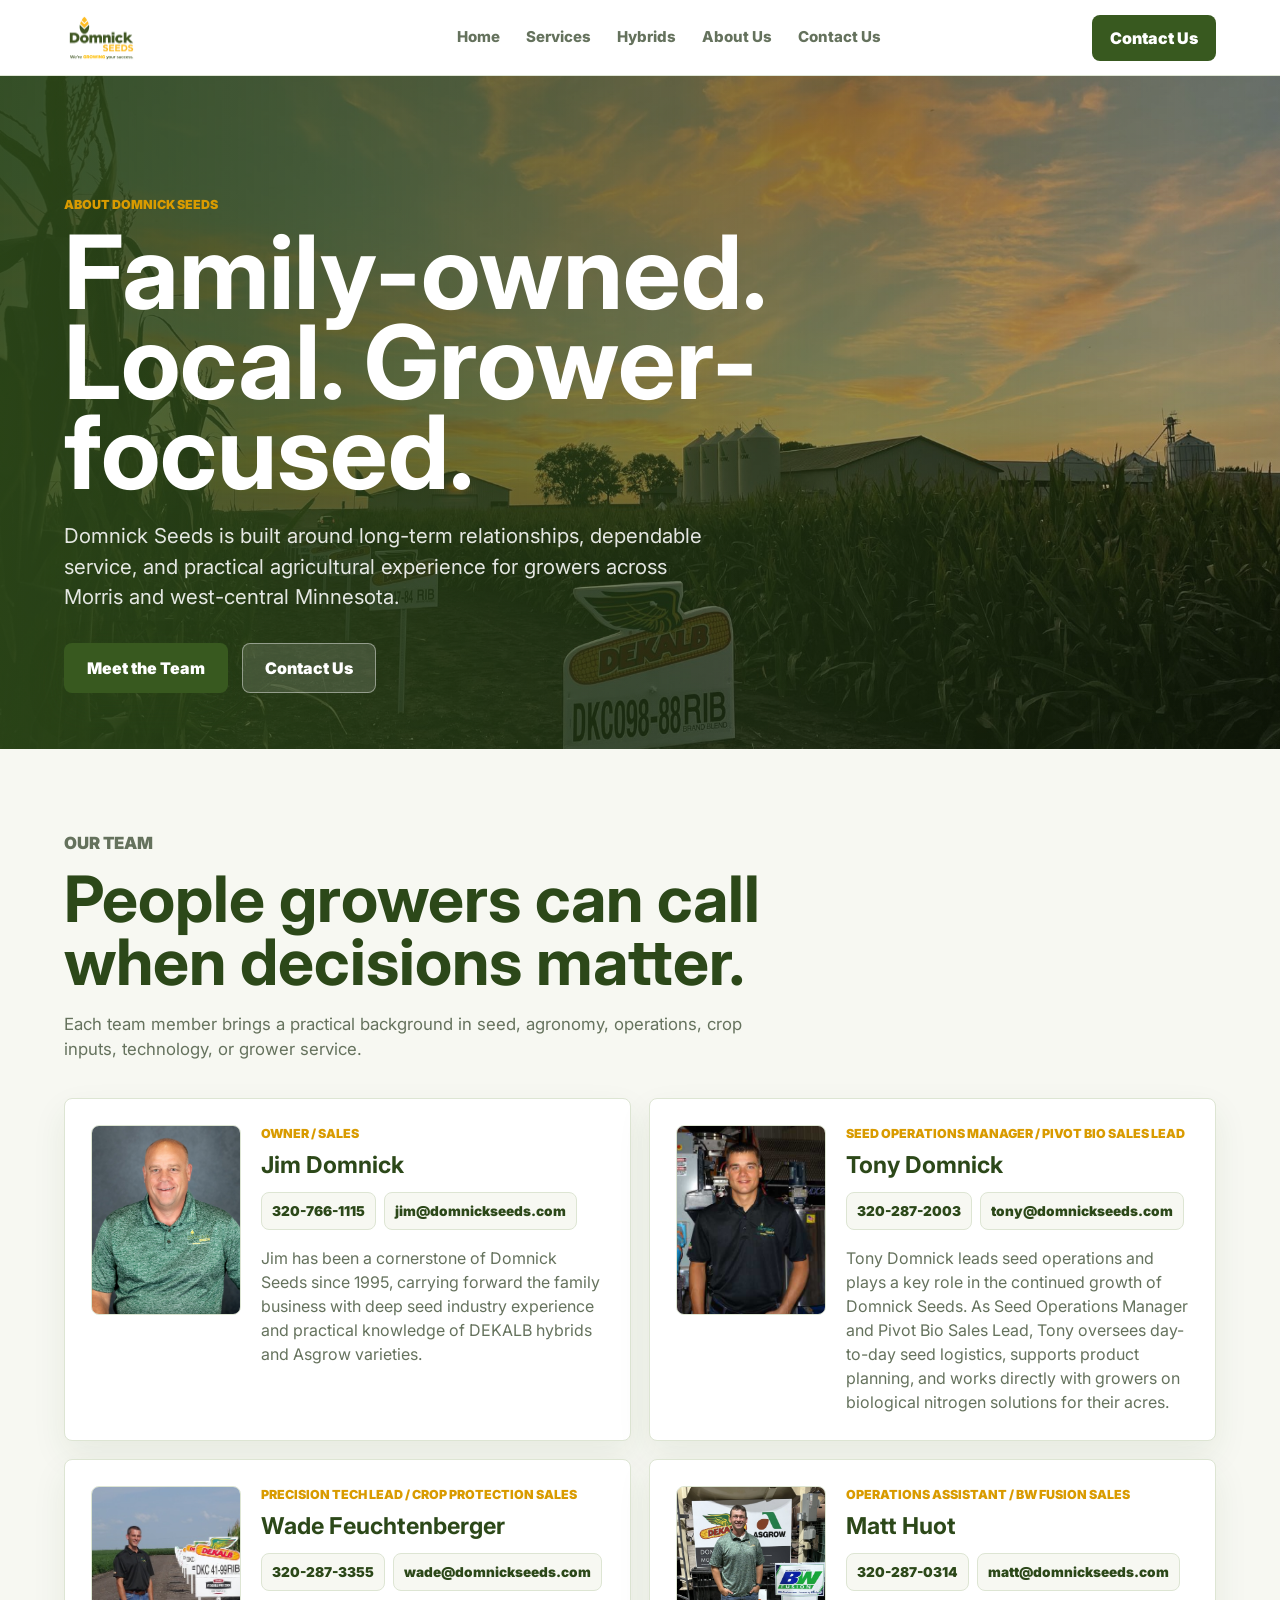
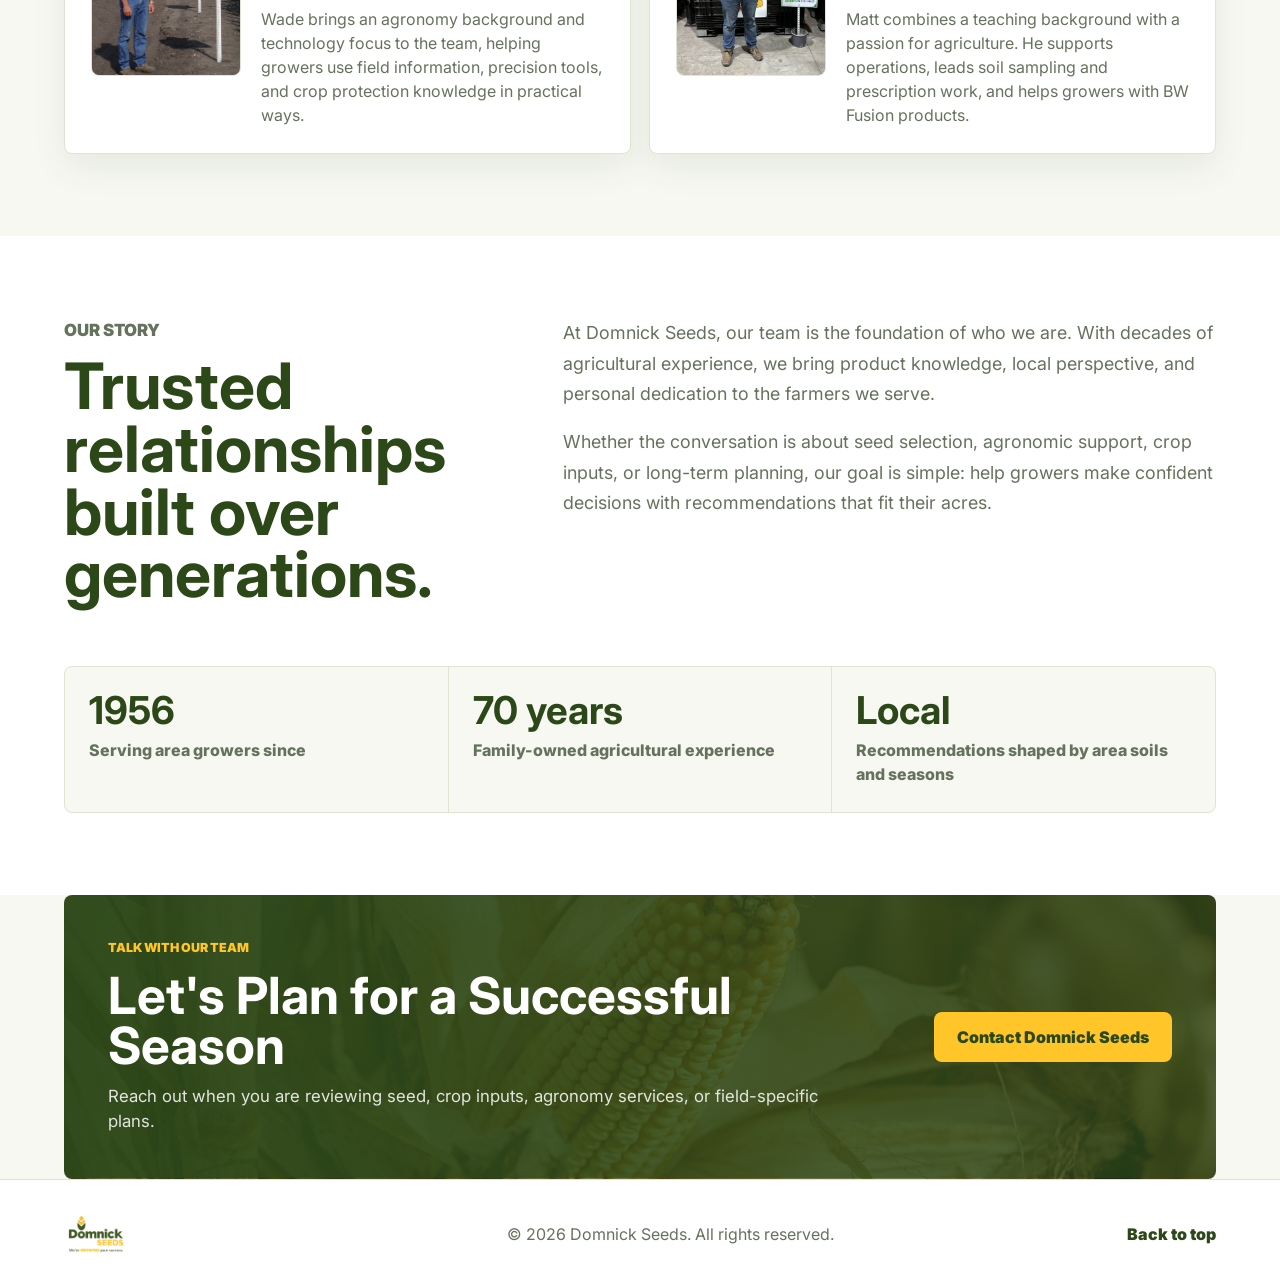
<file: about.html>
<!doctype html>
<html lang="en">
  <head>
    <meta charset="utf-8" />
    <meta name="viewport" content="width=device-width, initial-scale=1" />
    <title>About Domnick Seeds | Family-Owned Seed Dealer in Morris, MN</title>
    <meta
      name="description"
      content="Meet Domnick Seeds, a family-owned seed and agronomy business in Morris, MN serving west-central Minnesota growers with DEKALB corn, Asgrow soybeans, and crop input support."
    />
    <link rel="canonical" href="https://domnickseedsmn.com/about.html" />
    <meta property="og:title" content="About Domnick Seeds | Family-Owned Seed Dealer in Morris, MN" />
    <meta
      property="og:description"
      content="A family-owned agricultural business serving Morris and west-central Minnesota growers with seed, agronomy, crop inputs, and practical local support."
    />
    <meta property="og:url" content="https://domnickseedsmn.com/about.html" />
    <meta property="og:type" content="website" />
    <meta property="og:image" content="https://domnickseedsmn.com/assets/about-hero-sunset-plot.jpg" />
    <link rel="preconnect" href="https://fonts.googleapis.com" />
    <link rel="preconnect" href="https://fonts.gstatic.com" crossorigin />
    <link
      href="https://fonts.googleapis.com/css2?family=Inter:wght@400;500;600;700;800;900&display=swap"
      rel="stylesheet"
    />
    <link rel="icon" href="assets/domnick-seeds-logo.jpg" type="image/jpeg" />
    <link rel="apple-touch-icon" href="assets/domnick-seeds-logo.jpg" />
    <link rel="stylesheet" href="styles.css" />
  </head>
  <body>
    <header class="site-header">
      <a class="brand" href="index.html#home" aria-label="Domnick Seeds home">
        <img src="assets/domnick-seeds-logo.jpg" alt="Domnick Seeds" />
      </a>
      <nav class="nav-links" aria-label="Primary navigation">
        <a href="index.html#home">Home</a>
        <a href="products.html#services">Services</a>
        <a href="hybrids.html">Hybrids</a>
        <a href="about.html">About Us</a>
        <a href="index.html#contact">Contact Us</a>
      </nav>
      <a class="header-cta" href="index.html#contact">Contact Us</a>
      <button class="menu-button" type="button" aria-label="Open navigation" aria-expanded="false">
        <span></span>
        <span></span>
        <span></span>
      </button>
    </header>

    <main>
      <section class="page-hero about-hero">
        <div>
          <p class="eyebrow">About Domnick Seeds</p>
          <h1>Family-owned. Local. Grower-focused.</h1>
          <p>
            Domnick Seeds is built around long-term relationships, dependable
            service, and practical agricultural experience for growers across
            Morris and west-central Minnesota.
          </p>
          <div class="hero-actions">
            <a class="button primary" href="#team">Meet the Team</a>
            <a class="button secondary" href="index.html#contact">Contact Us</a>
          </div>
        </div>
      </section>

      <section class="section team-section" id="team">
        <div class="section-heading compact">
          <p class="eyebrow">Our team</p>
          <h2>People growers can call when decisions matter.</h2>
          <p>
            Each team member brings a practical background in seed, agronomy,
            operations, crop inputs, technology, or grower service.
          </p>
        </div>

        <div class="team-grid">
          <article class="team-card">
            <img
              class="team-photo"
              src="assets/team-jim-domnick.jpeg"
              alt="Jim Domnick headshot"
            />
            <div>
              <span>Owner / Sales</span>
              <h3>Jim Domnick</h3>
              <div class="team-links">
                <a href="tel:+13207661115">320-766-1115</a>
                <a href="mailto:jim@domnickseeds.com">jim@domnickseeds.com</a>
              </div>
              <p>
                Jim has been a cornerstone of Domnick Seeds since 1995, carrying
                forward the family business with deep seed industry experience
                and practical knowledge of DEKALB hybrids and Asgrow varieties.
              </p>
            </div>
          </article>

          <article class="team-card">
            <img
              class="team-photo"
              src="assets/team-tony-domnick.jpeg"
              alt="Tony Domnick in the Domnick Seeds shop"
            />
            <div>
              <span>Seed Operations Manager / Pivot Bio Sales Lead</span>
              <h3>Tony Domnick</h3>
              <div class="team-links">
                <a href="tel:+13202872003">320-287-2003</a>
                <a href="mailto:tony@domnickseeds.com">tony@domnickseeds.com</a>
              </div>
              <p>
                Tony Domnick leads seed operations and plays a key role in the
                continued growth of Domnick Seeds. As Seed Operations Manager
                and Pivot Bio Sales Lead, Tony oversees day-to-day seed
                logistics, supports product planning, and works directly with
                growers on biological nitrogen solutions for their acres.
              </p>
            </div>
          </article>

          <article class="team-card">
            <img
              class="team-photo team-photo-left"
              src="assets/team-wade-feuchtenberger.jpeg"
              alt="Wade Feuchtenberger standing beside DEKALB plot signs"
            />
            <div>
              <span>Precision Tech Lead / Crop Protection Sales</span>
              <h3>Wade Feuchtenberger</h3>
              <div class="team-links">
                <a href="tel:+13202873355">320-287-3355</a>
                <a href="mailto:wade@domnickseeds.com">wade@domnickseeds.com</a>
              </div>
              <p>
                Wade brings an agronomy background and technology focus to the
                team, helping growers use field information, precision tools,
                and crop protection knowledge in practical ways.
              </p>
            </div>
          </article>

          <article class="team-card">
            <img
              class="team-photo team-photo-top"
              src="assets/team-matt-huot.jpg"
              alt="Matt Huot inside the Domnick Seeds shop"
            />
            <div>
              <span>Operations Assistant / BW Fusion Sales</span>
              <h3>Matt Huot</h3>
              <div class="team-links">
                <a href="tel:+13202870314">320-287-0314</a>
                <a href="mailto:matt@domnickseeds.com">matt@domnickseeds.com</a>
              </div>
              <p>
                Matt combines a teaching background with a passion for
                agriculture. He supports operations, leads soil sampling and
                prescription work, and helps growers with BW Fusion products.
              </p>
            </div>
          </article>
        </div>
      </section>

      <section class="section about-story">
        <div class="section-heading compact">
          <p class="eyebrow">Our story</p>
          <h2>Trusted relationships built over generations.</h2>
        </div>
        <div class="about-story-copy">
          <p>
            At Domnick Seeds, our team is the foundation of who we are. With
            decades of agricultural experience, we bring product knowledge,
            local perspective, and personal dedication to the farmers we serve.
          </p>
          <p>
            Whether the conversation is about seed selection, agronomic support,
            crop inputs, or long-term planning, our goal is simple: help growers
            make confident decisions with recommendations that fit their acres.
          </p>
        </div>
        <div class="about-stat-row" aria-label="Domnick Seeds highlights">
          <div>
            <strong>1956</strong>
            <span>Serving area growers since</span>
          </div>
          <div>
            <strong>70 years</strong>
            <span>Family-owned agricultural experience</span>
          </div>
          <div>
            <strong>Local</strong>
            <span>Recommendations shaped by area soils and seasons</span>
          </div>
        </div>
      </section>

      <section class="season-band">
        <div>
          <p class="eyebrow">Talk with our team</p>
          <h2>Let's Plan for a Successful Season</h2>
          <p>
            Reach out when you are reviewing seed, crop inputs, agronomy
            services, or field-specific plans.
          </p>
        </div>
        <a class="button light" href="index.html#contact">Contact Domnick Seeds</a>
      </section>
    </main>

    <footer class="site-footer">
      <img src="assets/domnick-seeds-logo.jpg" alt="Domnick Seeds" />
      <span>&copy; <span id="year"></span> Domnick Seeds. All rights reserved.</span>
      <a href="#">Back to top</a>
    </footer>

    <script src="script.js"></script>
  </body>
</html>
</file>
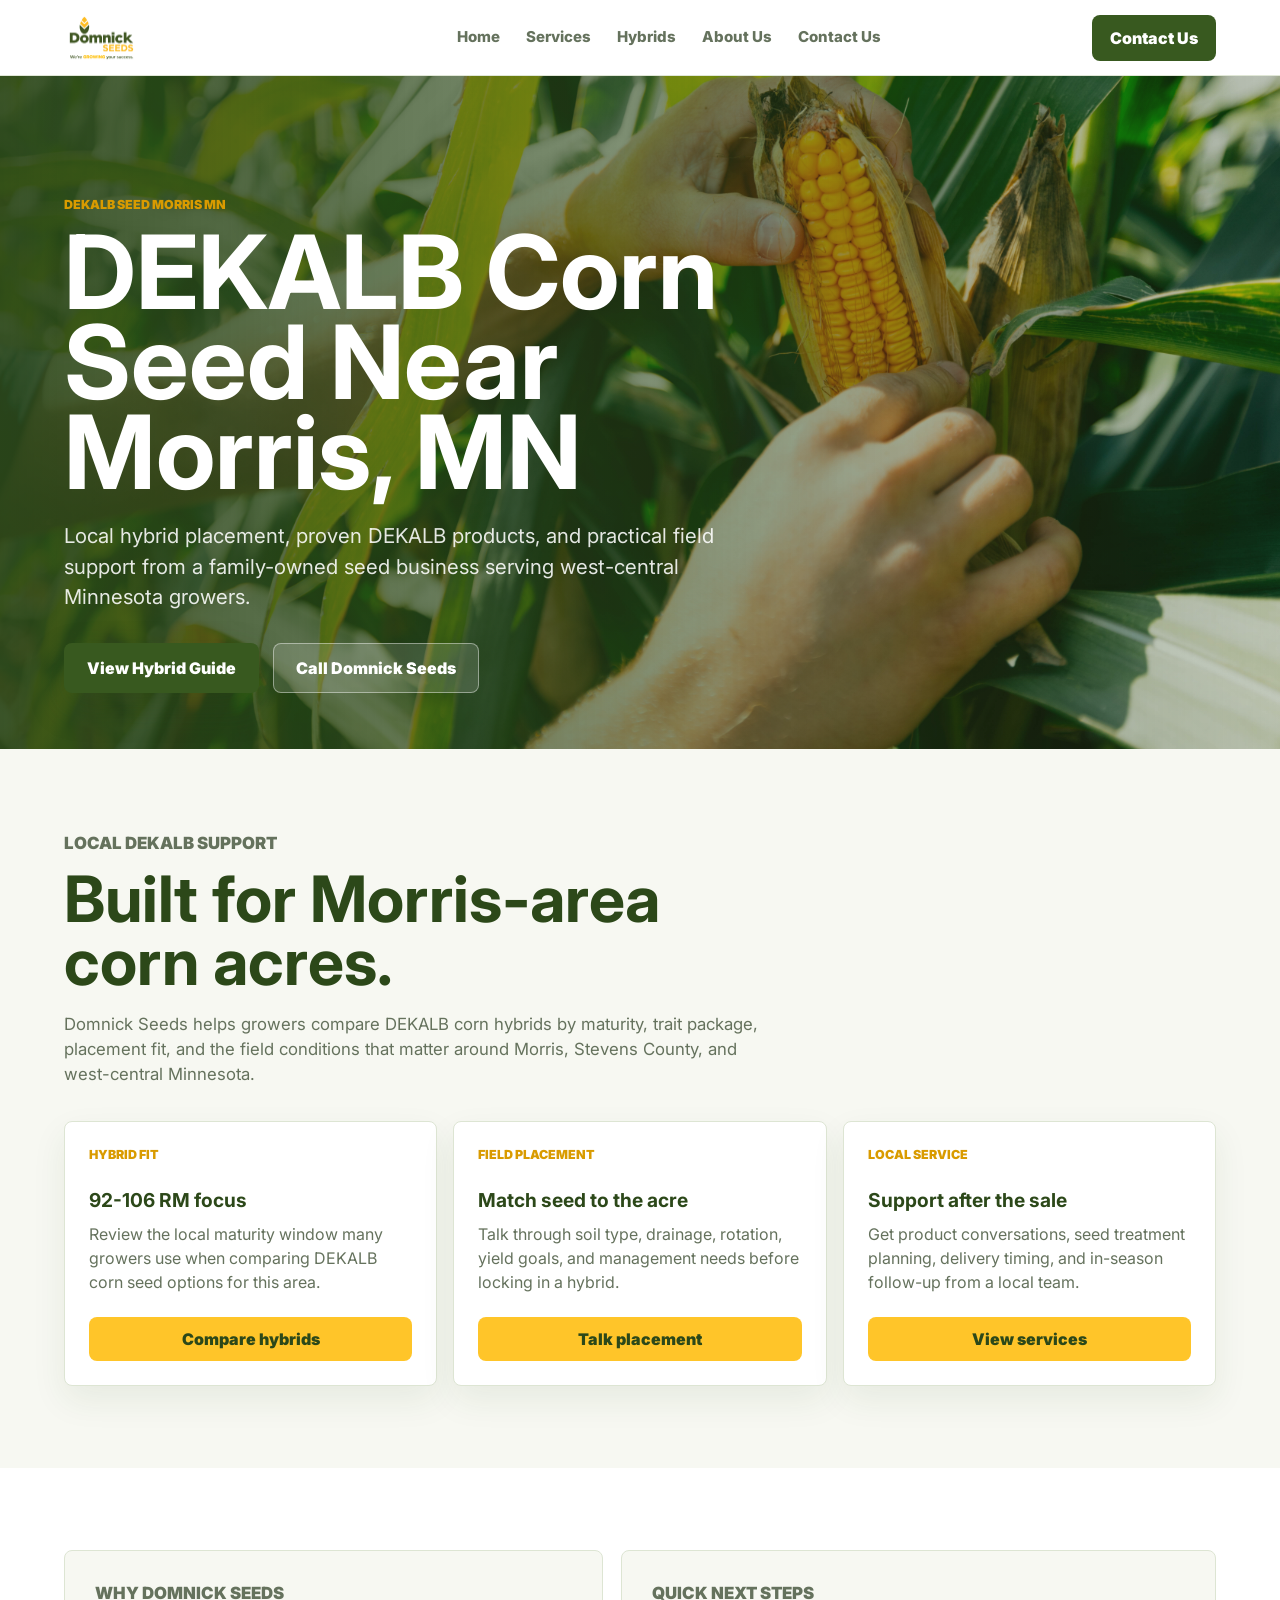
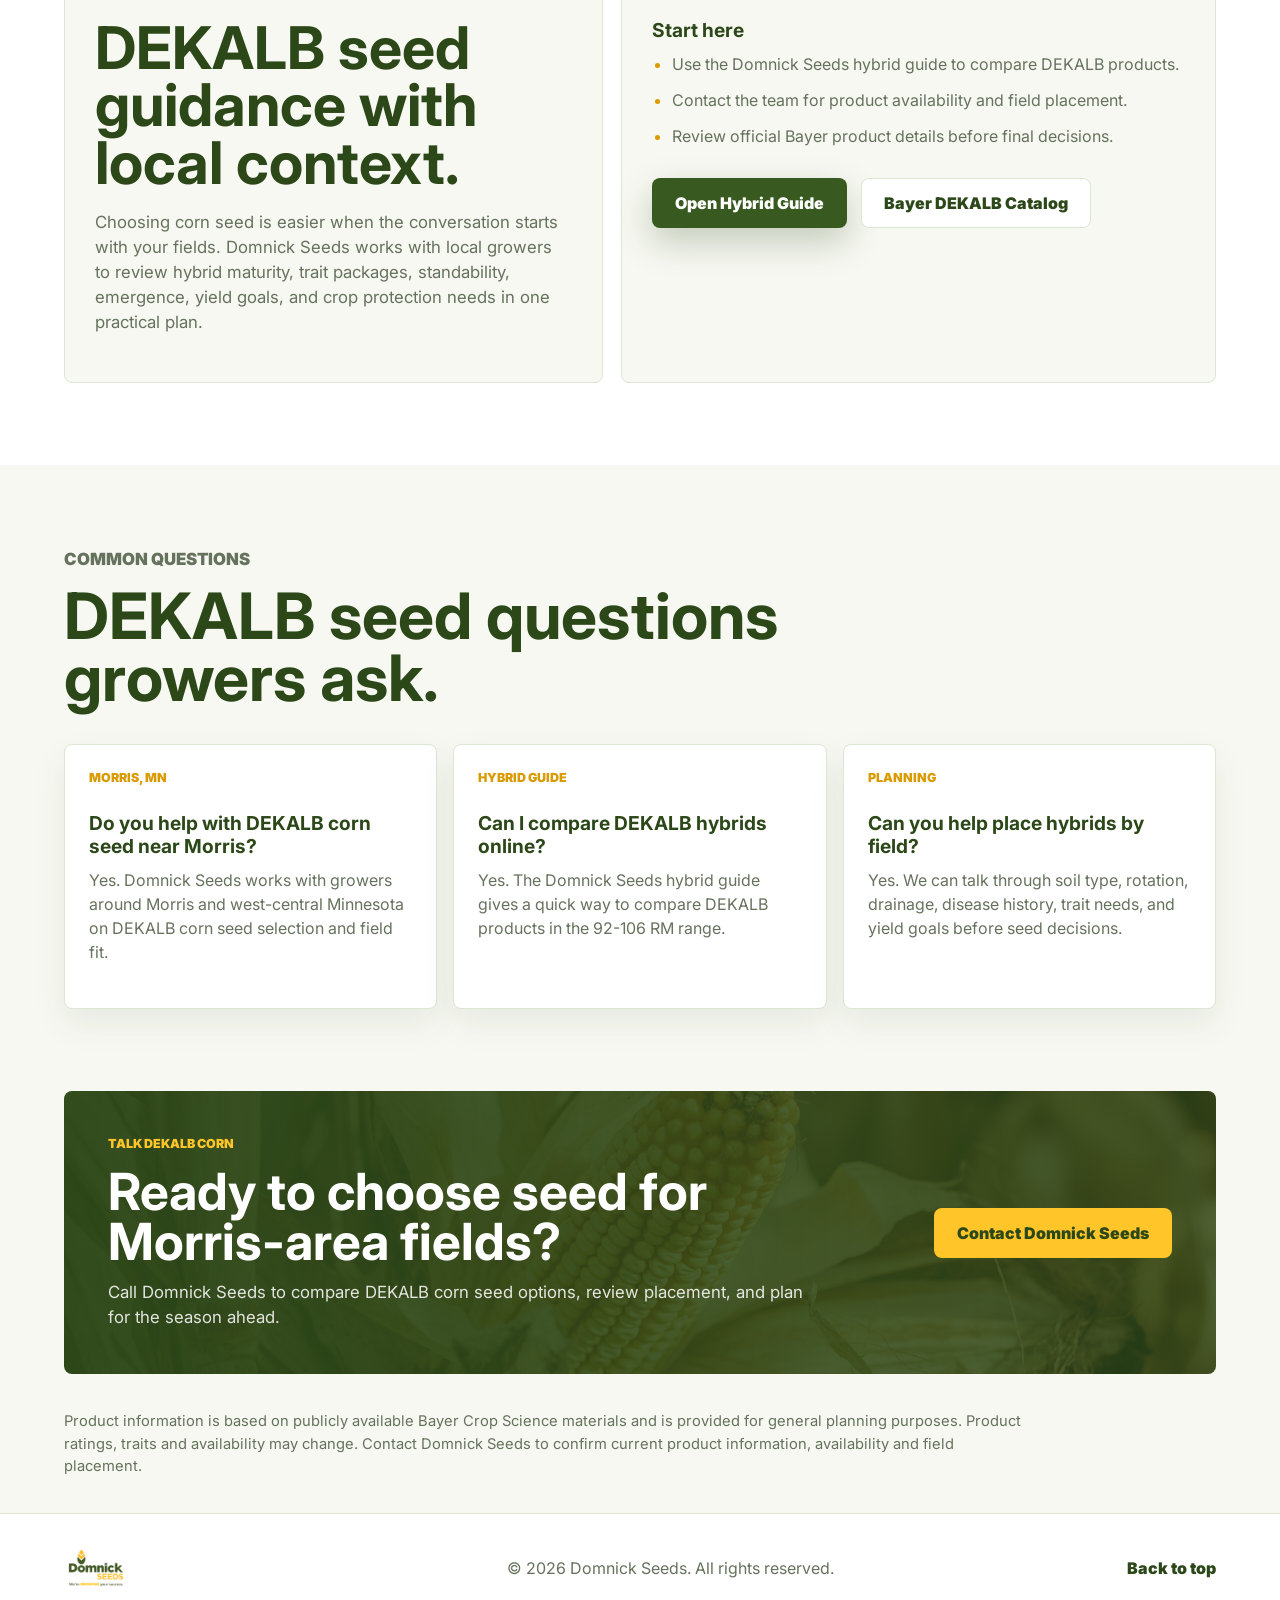
<file: dekalb-seed-morris-mn.html>
<!doctype html>
<html lang="en">
  <head>
    <meta charset="utf-8" />
    <meta name="viewport" content="width=device-width, initial-scale=1" />
    <title>DEKALB Seed Morris MN | Corn Hybrids & Local Placement | Domnick Seeds</title>
    <meta
      name="description"
      content="Looking for DEKALB seed near Morris, MN? Domnick Seeds helps west-central Minnesota growers compare DEKALB corn hybrids, trait packages, and field placement."
    />
    <link rel="canonical" href="https://domnickseedsmn.com/dekalb-seed-morris-mn.html" />
    <meta property="og:title" content="DEKALB Seed Morris MN | Domnick Seeds" />
    <meta
      property="og:description"
      content="Local DEKALB corn seed support, hybrid placement, and 92-106 RM product guidance for growers around Morris and west-central Minnesota."
    />
    <meta property="og:url" content="https://domnickseedsmn.com/dekalb-seed-morris-mn.html" />
    <meta property="og:type" content="website" />
    <meta property="og:image" content="https://domnickseedsmn.com/assets/corn-field-check.jpg" />
    <script type="application/ld+json">
      {
        "@context": "https://schema.org",
        "@type": "LocalBusiness",
        "name": "Domnick Seeds",
        "url": "https://domnickseedsmn.com/dekalb-seed-morris-mn.html",
        "telephone": "+1-320-589-4021",
        "email": "jim@domnickseeds.com",
        "address": {
          "@type": "PostalAddress",
          "streetAddress": "26312 500th Ave",
          "addressLocality": "Morris",
          "addressRegion": "MN",
          "postalCode": "56267",
          "addressCountry": "US"
        },
        "areaServed": [
          "Morris MN",
          "Stevens County MN",
          "West-central Minnesota"
        ],
        "description": "Family-owned seed and agronomy business helping local growers with DEKALB corn seed, hybrid placement, crop inputs, and field support."
      }
    </script>
    <link rel="preconnect" href="https://fonts.googleapis.com" />
    <link rel="preconnect" href="https://fonts.gstatic.com" crossorigin />
    <link
      href="https://fonts.googleapis.com/css2?family=Inter:wght@400;500;600;700;800;900&display=swap"
      rel="stylesheet"
    />
    <link rel="icon" href="assets/domnick-seeds-logo.jpg" type="image/jpeg" />
    <link rel="apple-touch-icon" href="assets/domnick-seeds-logo.jpg" />
    <link rel="stylesheet" href="styles.css" />
  </head>
  <body>
    <header class="site-header">
      <a class="brand" href="index.html#home" aria-label="Domnick Seeds home">
        <img src="assets/domnick-seeds-logo.jpg" alt="Domnick Seeds" />
      </a>
      <nav class="nav-links" aria-label="Primary navigation">
        <a href="index.html#home">Home</a>
        <a href="products.html#services">Services</a>
        <a href="hybrids.html">Hybrids</a>
        <a href="about.html">About Us</a>
        <a href="index.html#contact">Contact Us</a>
      </nav>
      <a class="header-cta" href="index.html#contact">Contact Us</a>
      <button class="menu-button" type="button" aria-label="Open navigation" aria-expanded="false">
        <span></span>
        <span></span>
        <span></span>
      </button>
    </header>

    <main>
      <section class="page-hero dekalb-local-hero">
        <div>
          <p class="eyebrow">DEKALB seed Morris MN</p>
          <h1>DEKALB Corn Seed Near Morris, MN</h1>
          <p>
            Local hybrid placement, proven DEKALB products, and practical field
            support from a family-owned seed business serving west-central
            Minnesota growers.
          </p>
          <div class="hero-actions">
            <a class="button primary" href="hybrids.html#dekalb-guide">View Hybrid Guide</a>
            <a class="button secondary" href="tel:+13205894021">Call Domnick Seeds</a>
          </div>
        </div>
      </section>

      <section class="section">
        <div class="section-heading compact">
          <p class="eyebrow">Local DEKALB support</p>
          <h2>Built for Morris-area corn acres.</h2>
          <p>
            Domnick Seeds helps growers compare DEKALB corn hybrids by maturity,
            trait package, placement fit, and the field conditions that matter
            around Morris, Stevens County, and west-central Minnesota.
          </p>
        </div>

        <div class="advice-grid">
          <article>
            <span>Hybrid fit</span>
            <h3>92-106 RM focus</h3>
            <p>
              Review the local maturity window many growers use when comparing
              DEKALB corn seed options for this area.
            </p>
            <a href="hybrids.html#dekalb-guide">Compare hybrids</a>
          </article>
          <article>
            <span>Field placement</span>
            <h3>Match seed to the acre</h3>
            <p>
              Talk through soil type, drainage, rotation, yield goals, and
              management needs before locking in a hybrid.
            </p>
            <a href="index.html#contact">Talk placement</a>
          </article>
          <article>
            <span>Local service</span>
            <h3>Support after the sale</h3>
            <p>
              Get product conversations, seed treatment planning, delivery
              timing, and in-season follow-up from a local team.
            </p>
            <a href="products.html#services">View services</a>
          </article>
        </div>
      </section>

      <section class="section seo-copy-grid">
        <div class="seo-card">
          <p class="eyebrow">Why Domnick Seeds</p>
          <h2>DEKALB seed guidance with local context.</h2>
          <p>
            Choosing corn seed is easier when the conversation starts with your
            fields. Domnick Seeds works with local growers to review hybrid
            maturity, trait packages, standability, emergence, yield goals, and
            crop protection needs in one practical plan.
          </p>
        </div>
        <div class="seo-card">
          <p class="eyebrow">Quick next steps</p>
          <h3>Start here</h3>
          <ul class="check-list">
            <li>Use the Domnick Seeds hybrid guide to compare DEKALB products.</li>
            <li>Contact the team for product availability and field placement.</li>
            <li>Review official Bayer product details before final decisions.</li>
          </ul>
          <div class="hero-actions">
            <a class="button primary" href="hybrids.html#dekalb-guide">Open Hybrid Guide</a>
            <a
              class="button secondary"
              href="https://www.cropscience.bayer.us/corn/dekalb/seed-catalog"
              target="_blank"
              rel="noreferrer"
            >
              Bayer DEKALB Catalog
            </a>
          </div>
        </div>
      </section>

      <section class="section">
        <div class="section-heading compact">
          <p class="eyebrow">Common questions</p>
          <h2>DEKALB seed questions growers ask.</h2>
        </div>
        <div class="advice-grid">
          <article>
            <span>Morris, MN</span>
            <h3>Do you help with DEKALB corn seed near Morris?</h3>
            <p>
              Yes. Domnick Seeds works with growers around Morris and
              west-central Minnesota on DEKALB corn seed selection and field fit.
            </p>
          </article>
          <article>
            <span>Hybrid guide</span>
            <h3>Can I compare DEKALB hybrids online?</h3>
            <p>
              Yes. The Domnick Seeds hybrid guide gives a quick way to compare
              DEKALB products in the 92-106 RM range.
            </p>
          </article>
          <article>
            <span>Planning</span>
            <h3>Can you help place hybrids by field?</h3>
            <p>
              Yes. We can talk through soil type, rotation, drainage, disease
              history, trait needs, and yield goals before seed decisions.
            </p>
          </article>
        </div>
      </section>

      <section class="season-band">
        <div>
          <p class="eyebrow">Talk DEKALB corn</p>
          <h2>Ready to choose seed for Morris-area fields?</h2>
          <p>
            Call Domnick Seeds to compare DEKALB corn seed options, review
            placement, and plan for the season ahead.
          </p>
        </div>
        <a class="button light" href="index.html#contact">Contact Domnick Seeds</a>
      </section>

      <section class="section local-disclaimer">
        <p>
          Product information is based on publicly available Bayer Crop Science
          materials and is provided for general planning purposes. Product
          ratings, traits and availability may change. Contact Domnick Seeds to
          confirm current product information, availability and field placement.
        </p>
      </section>
    </main>

    <footer class="site-footer">
      <img src="assets/domnick-seeds-logo.jpg" alt="Domnick Seeds" />
      <span>&copy; <span id="year"></span> Domnick Seeds. All rights reserved.</span>
      <a href="#">Back to top</a>
    </footer>

    <script src="script.js"></script>
  </body>
</html>
</file>
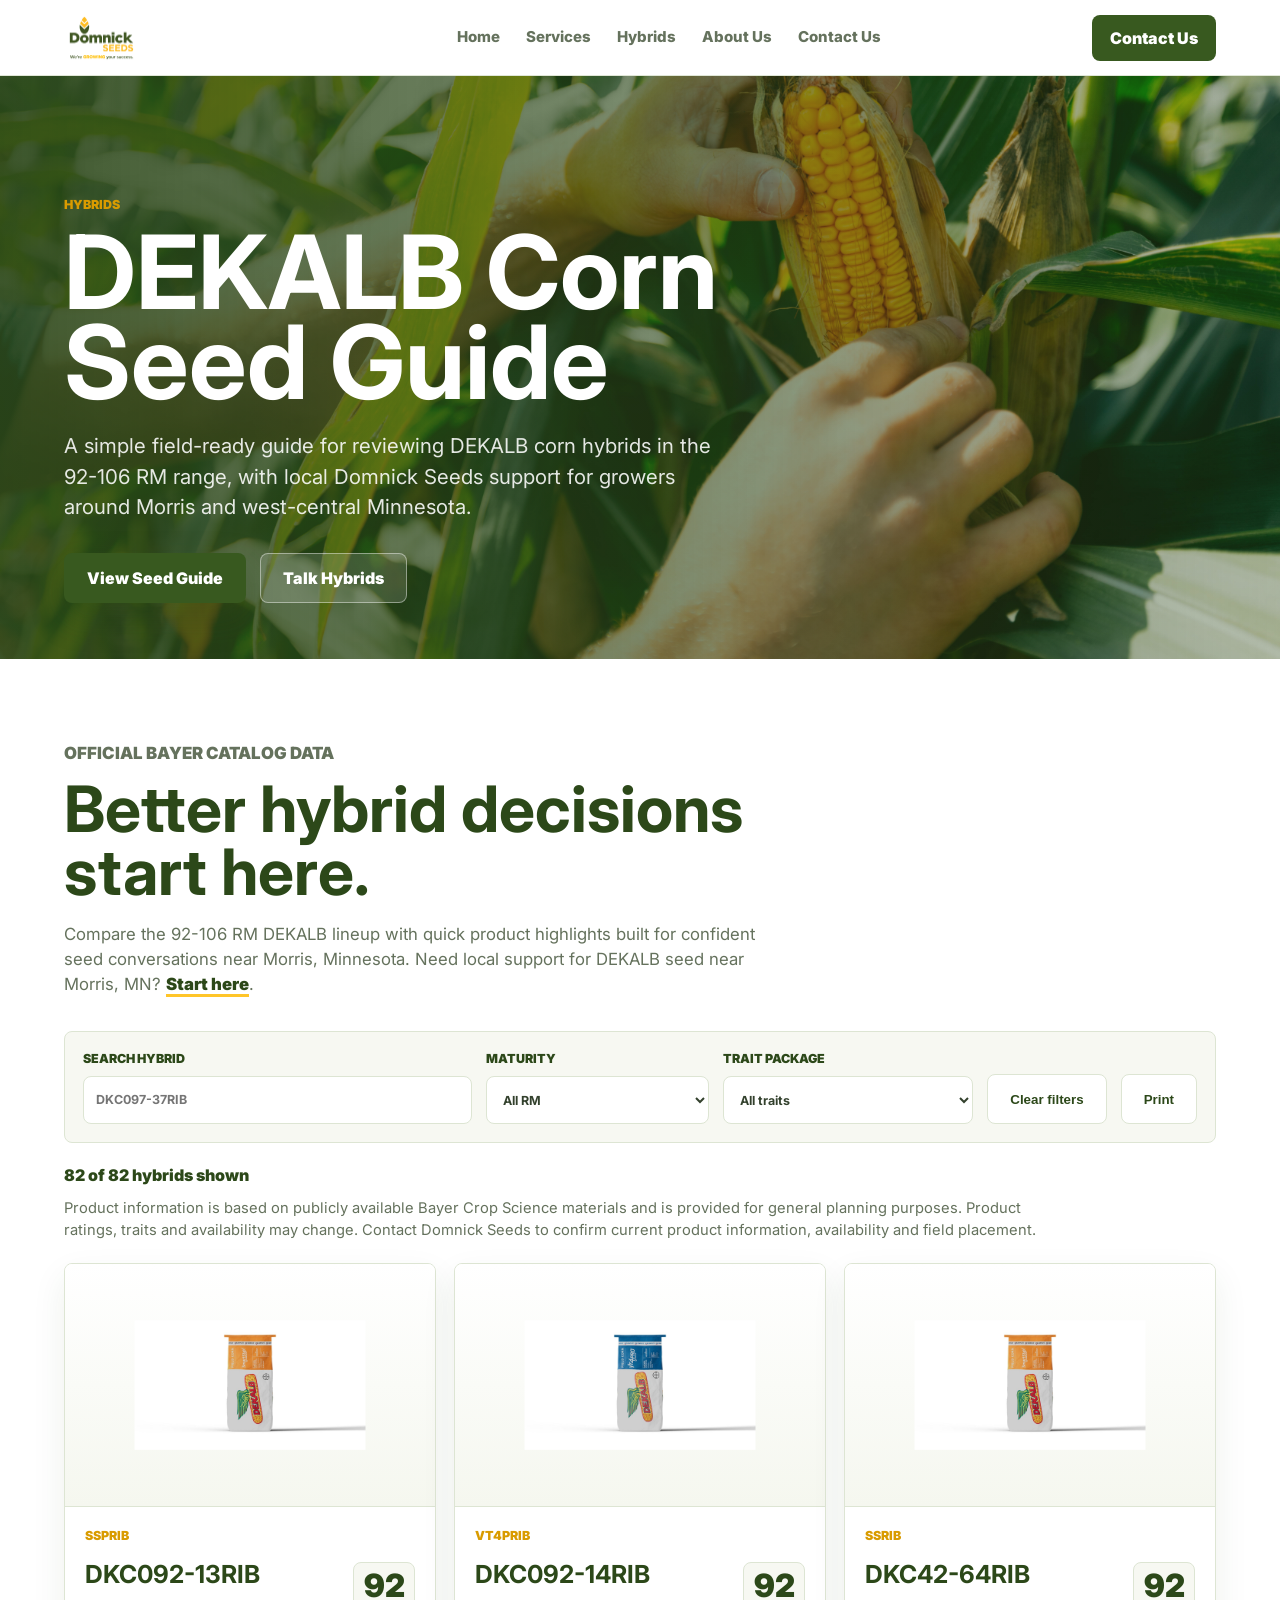
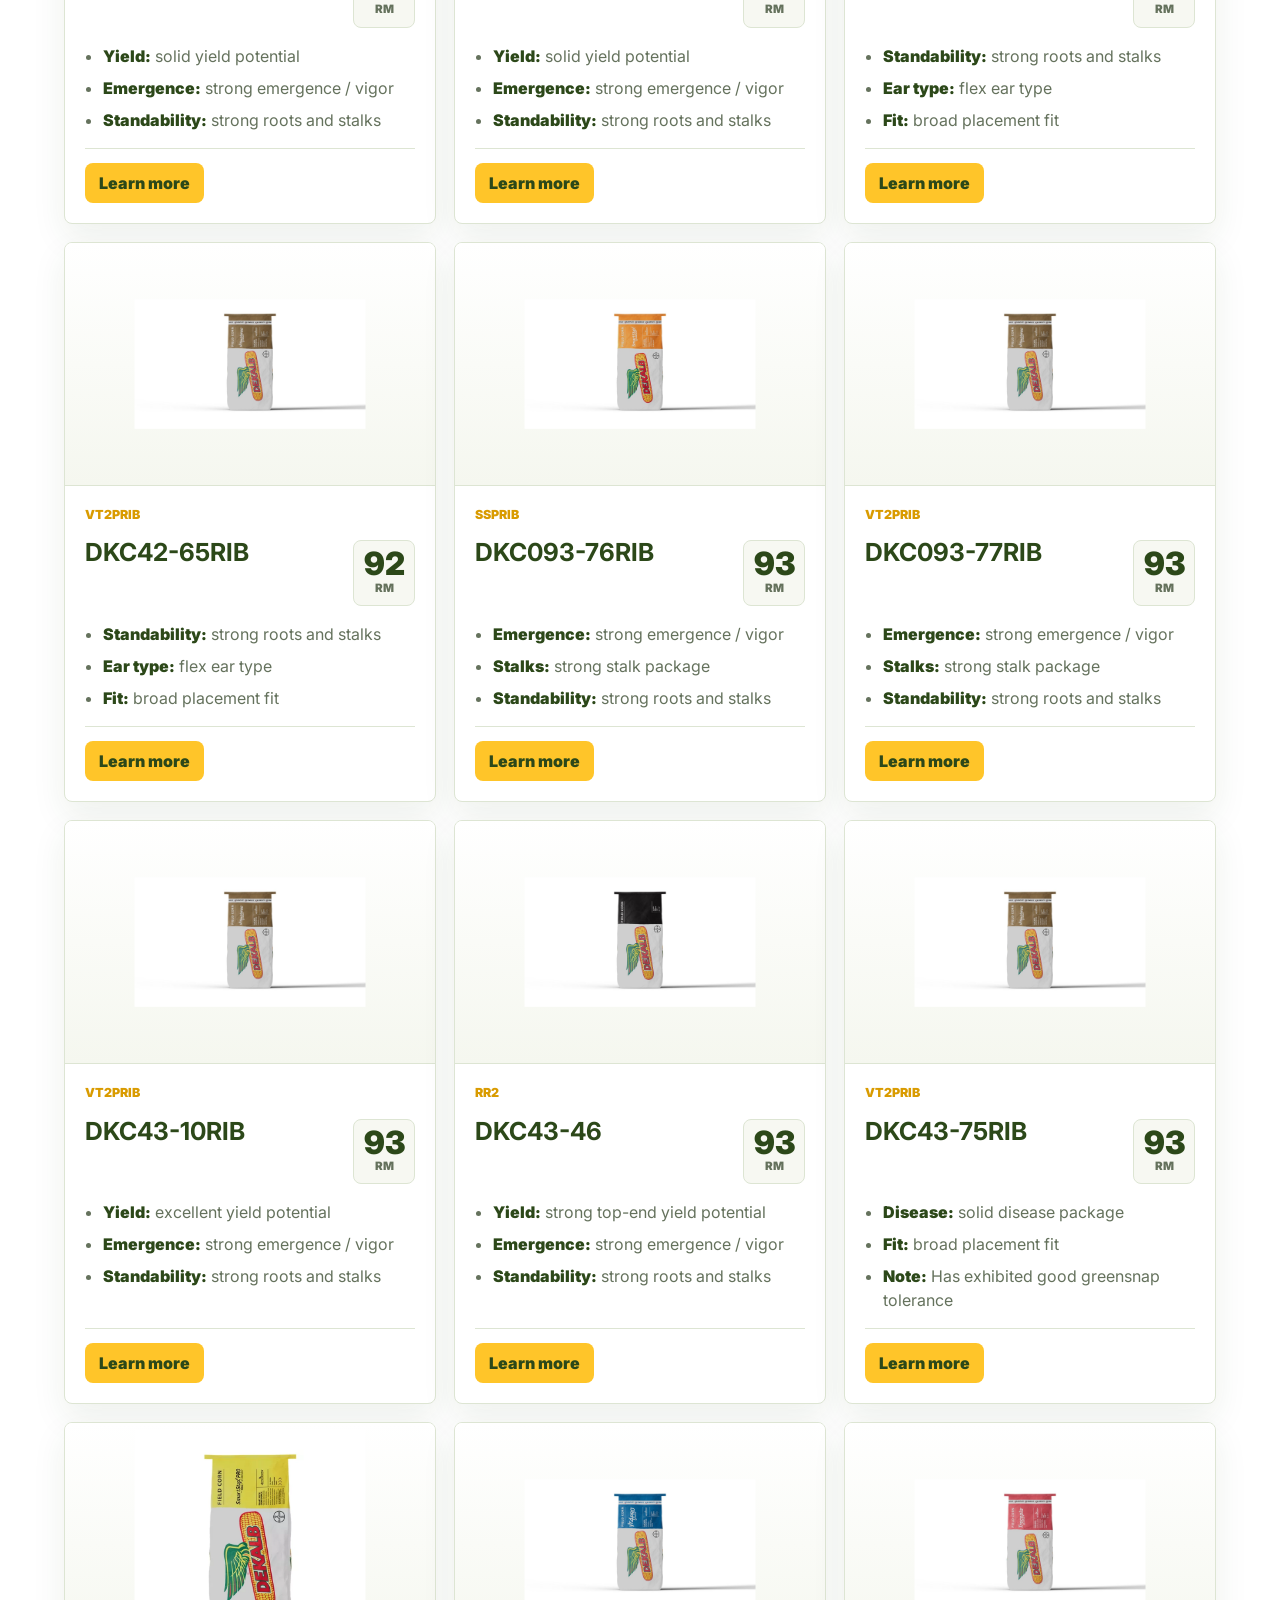
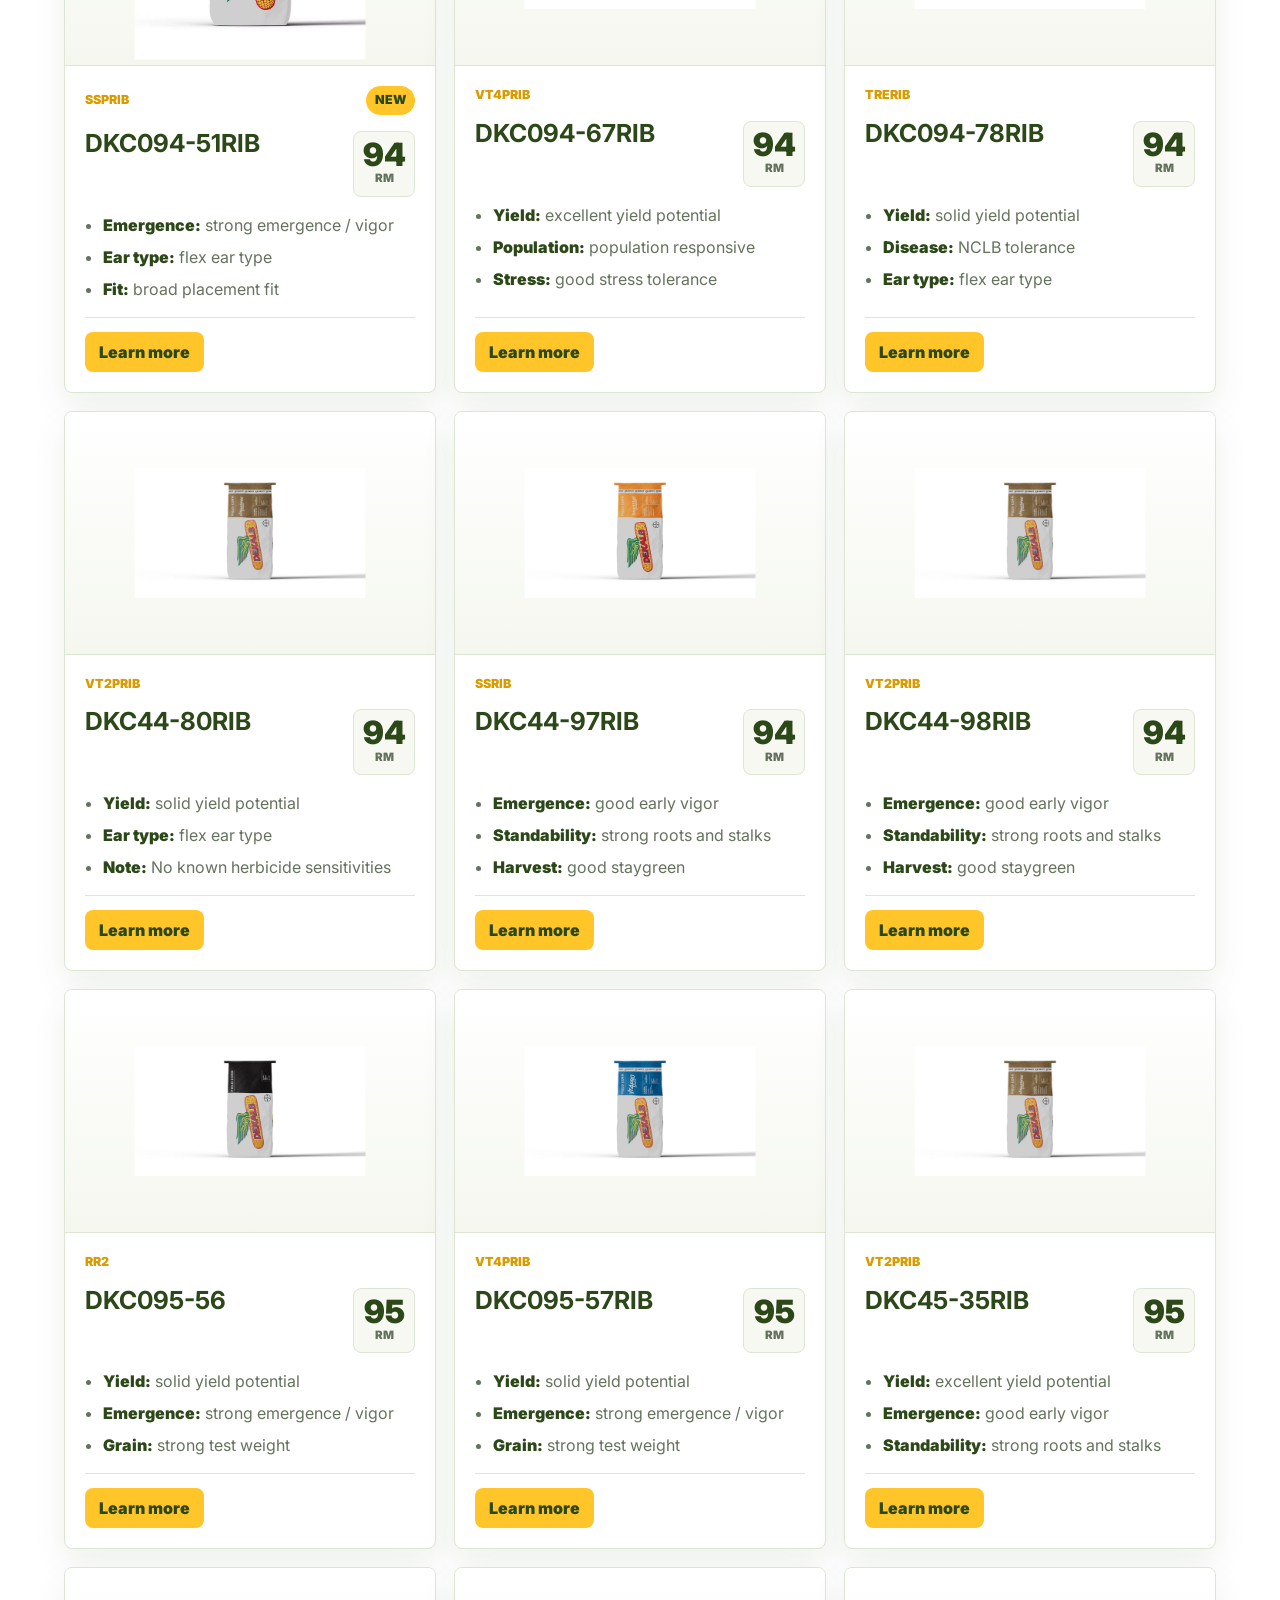
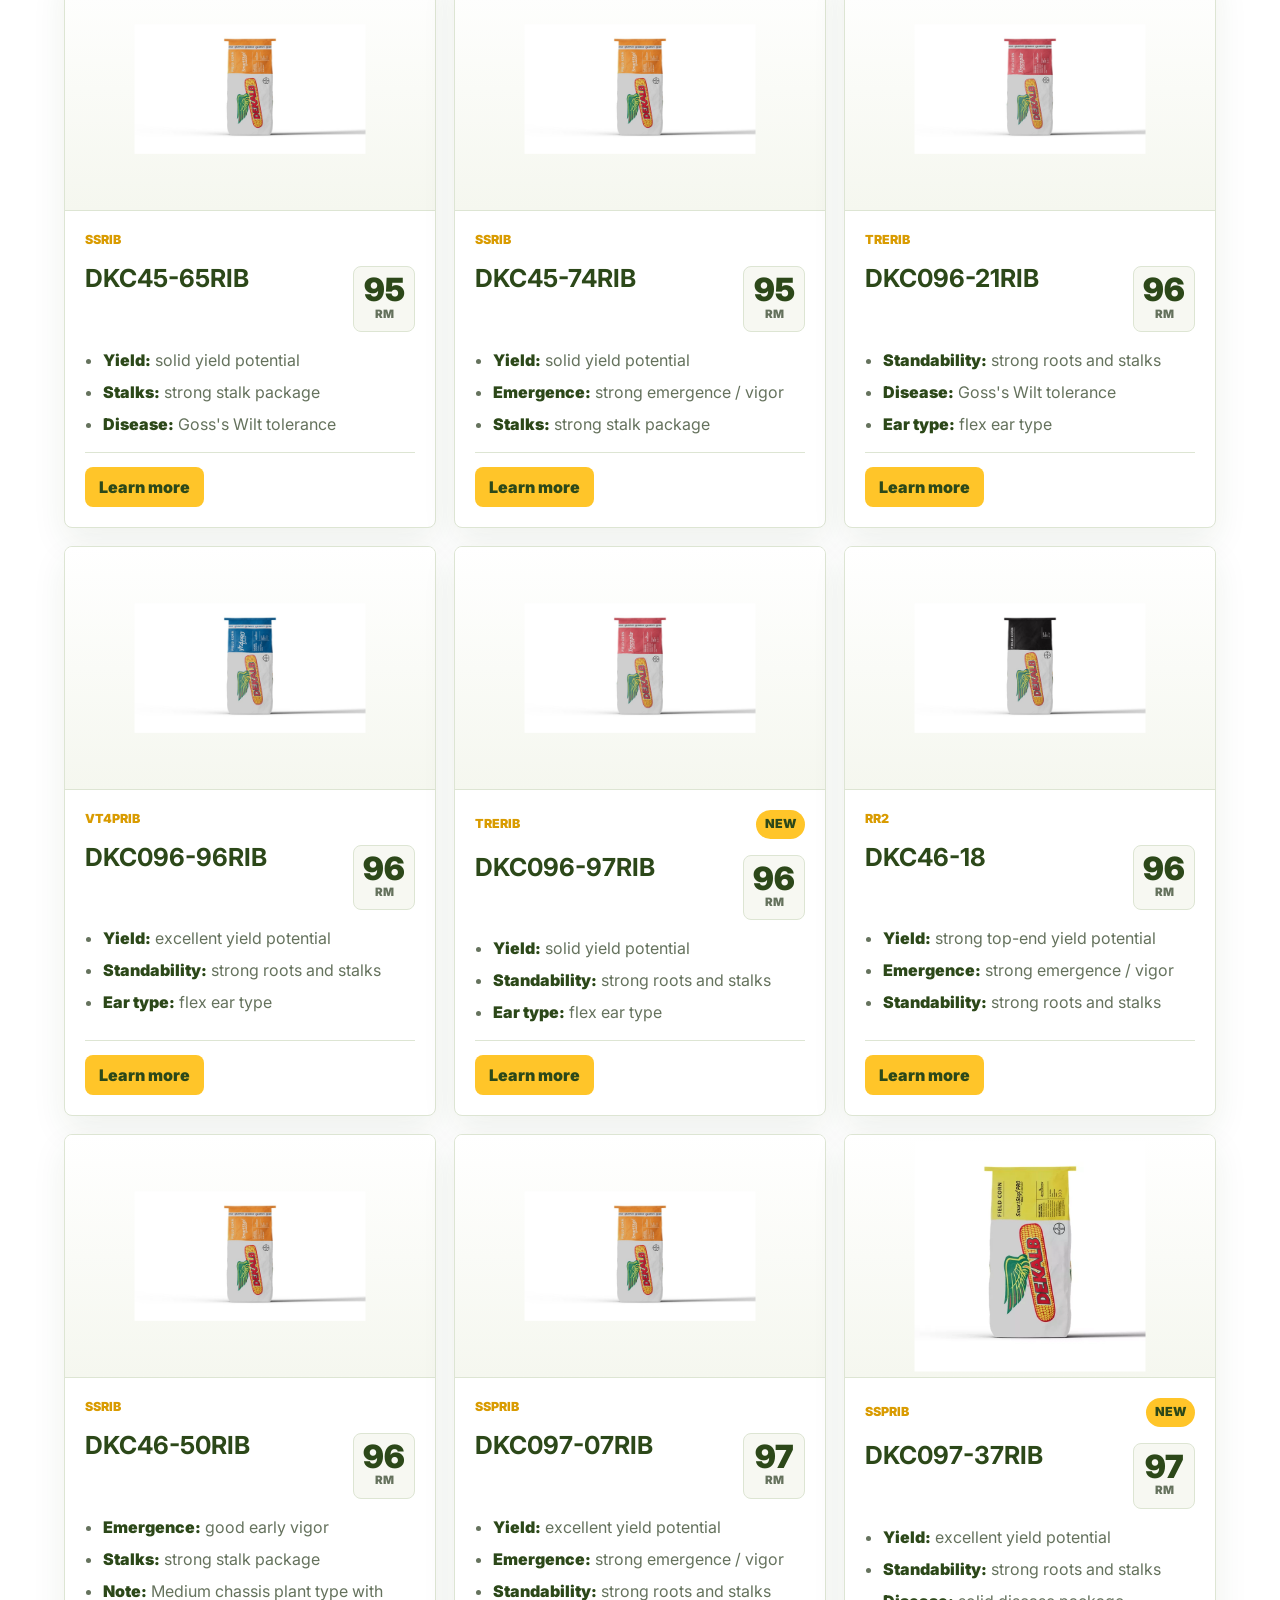
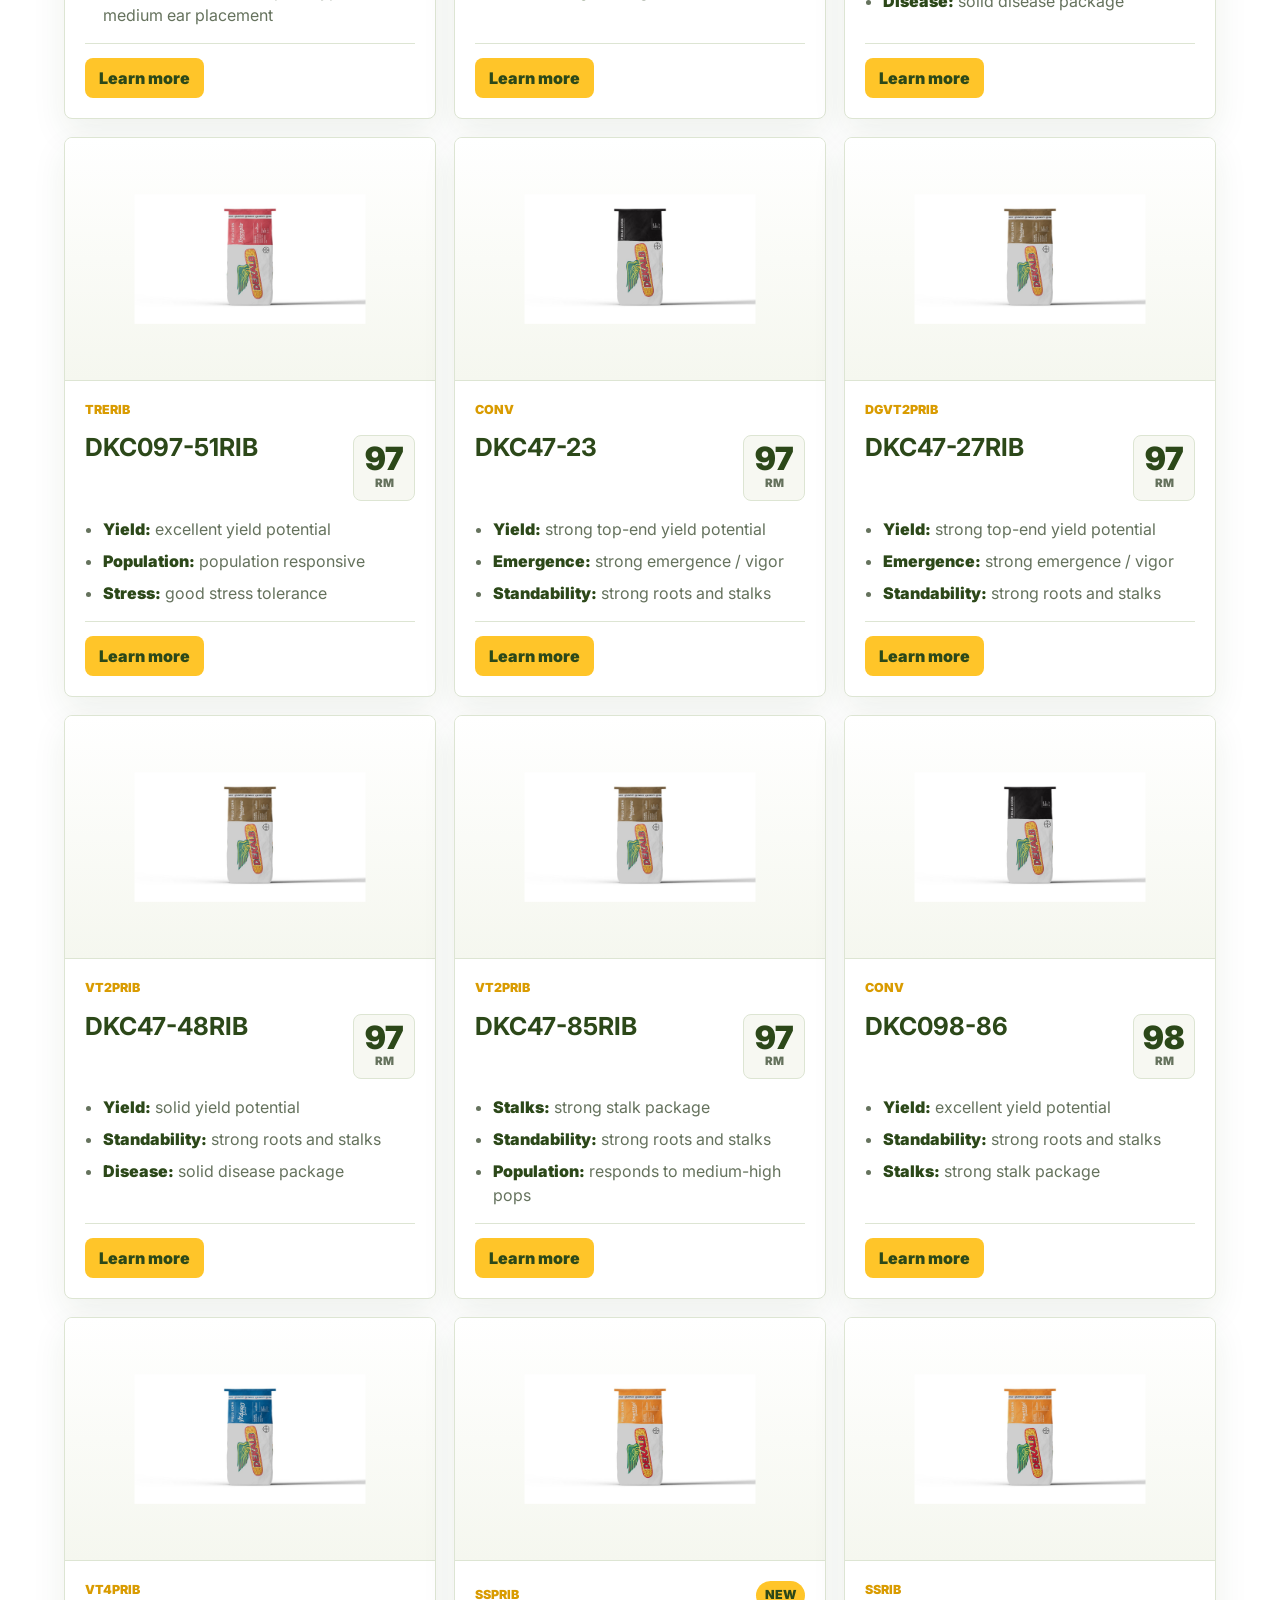
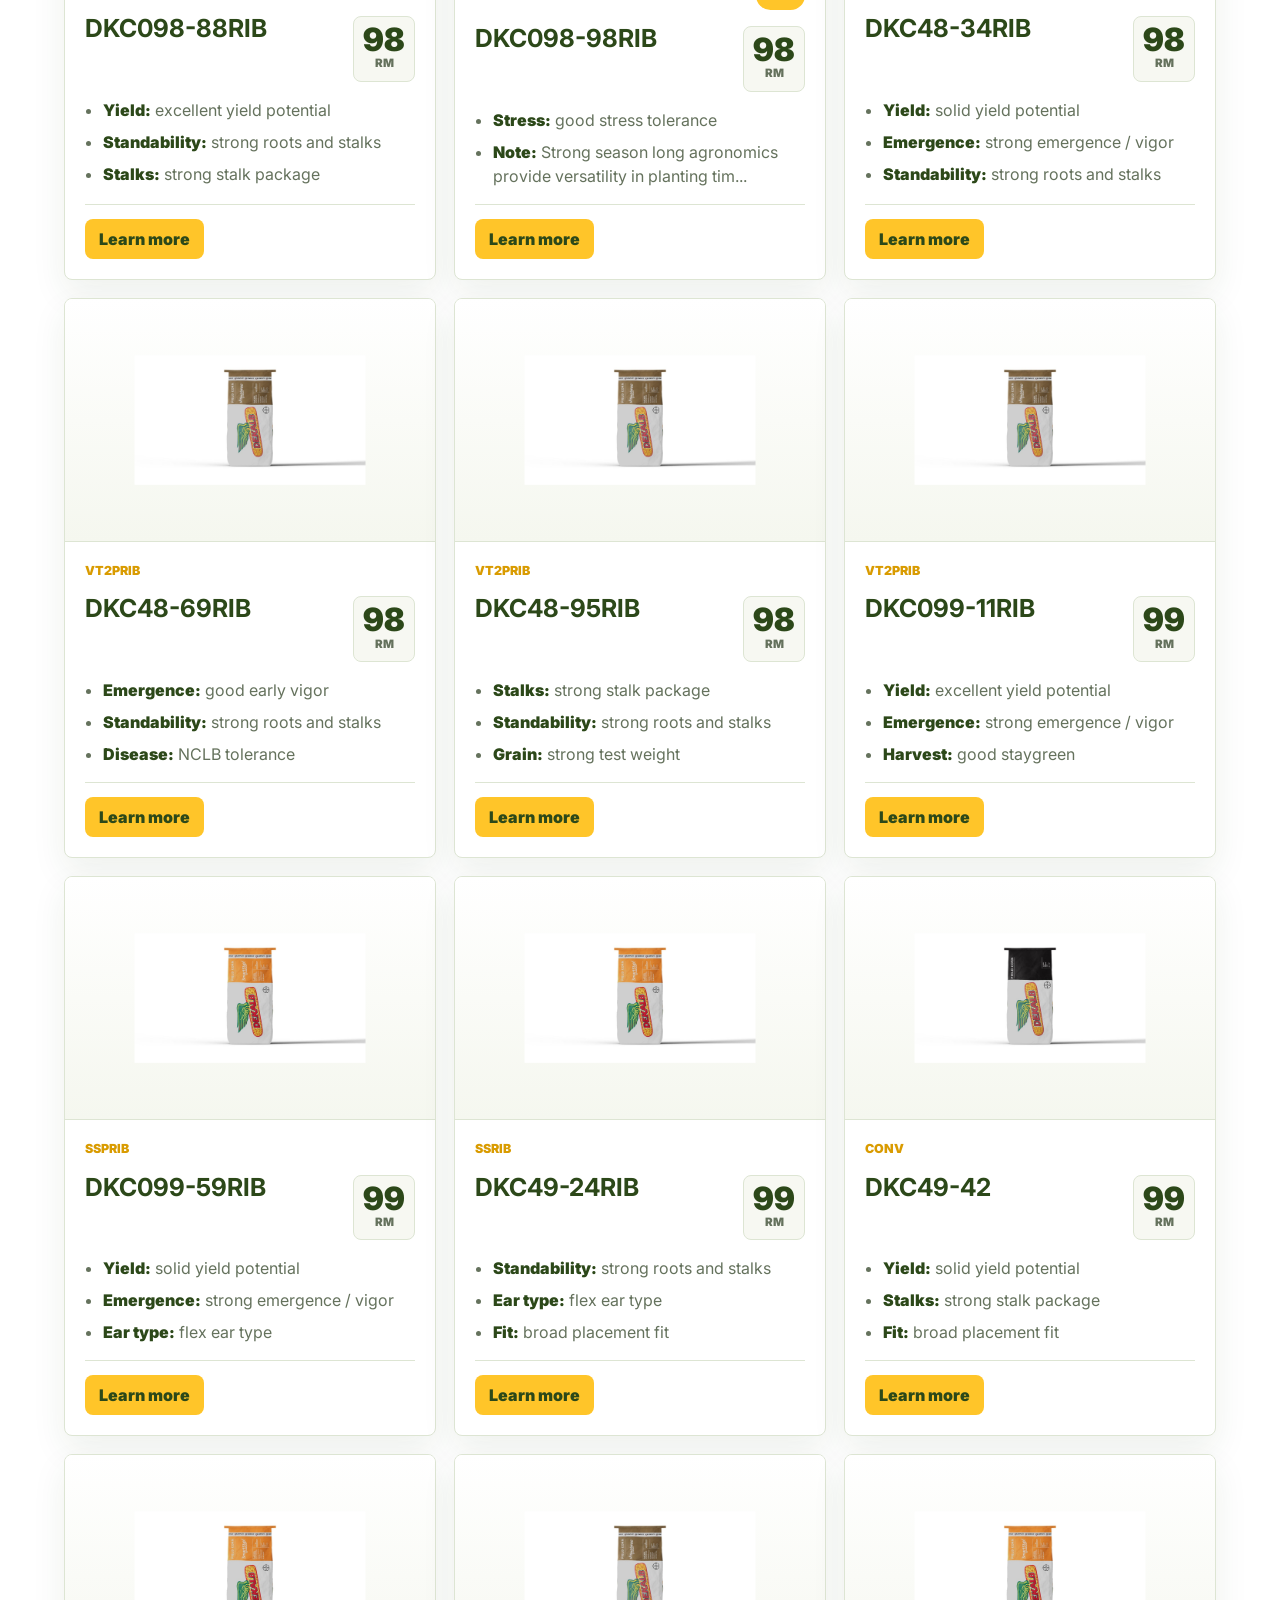
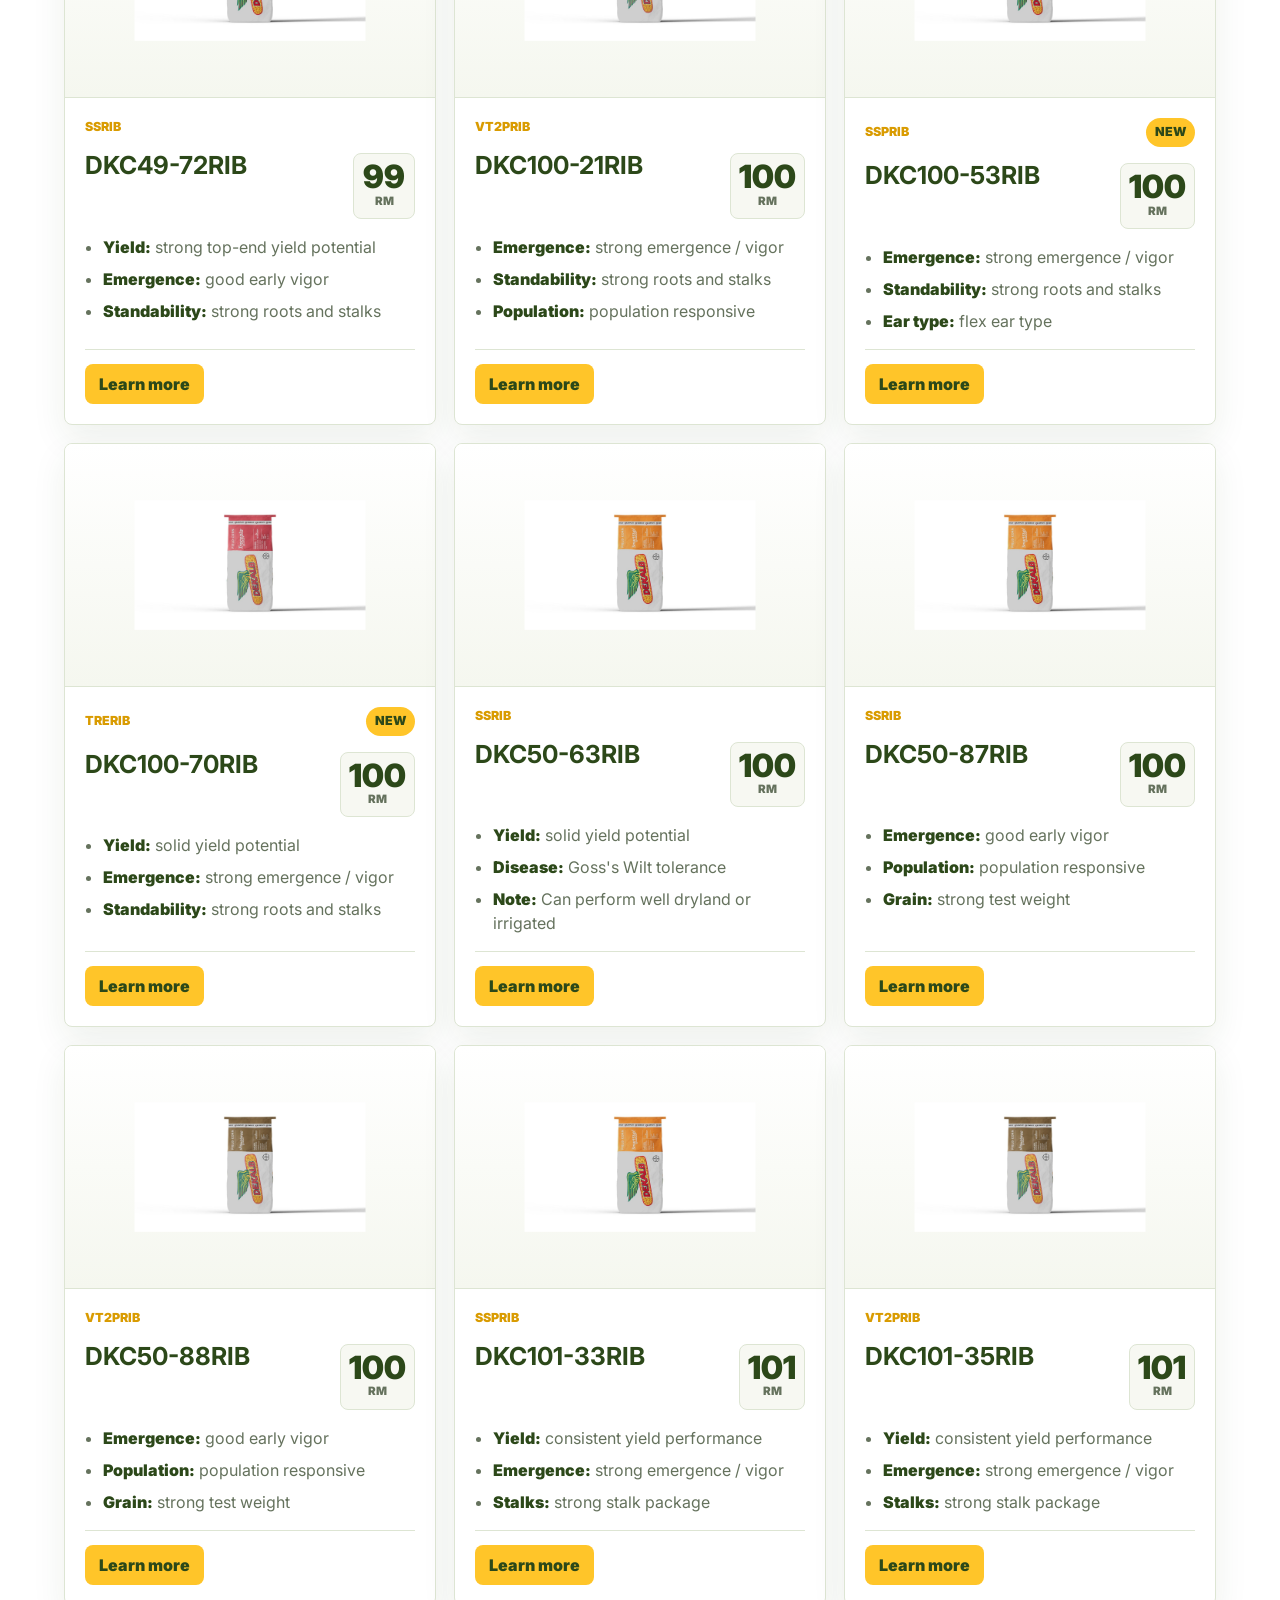
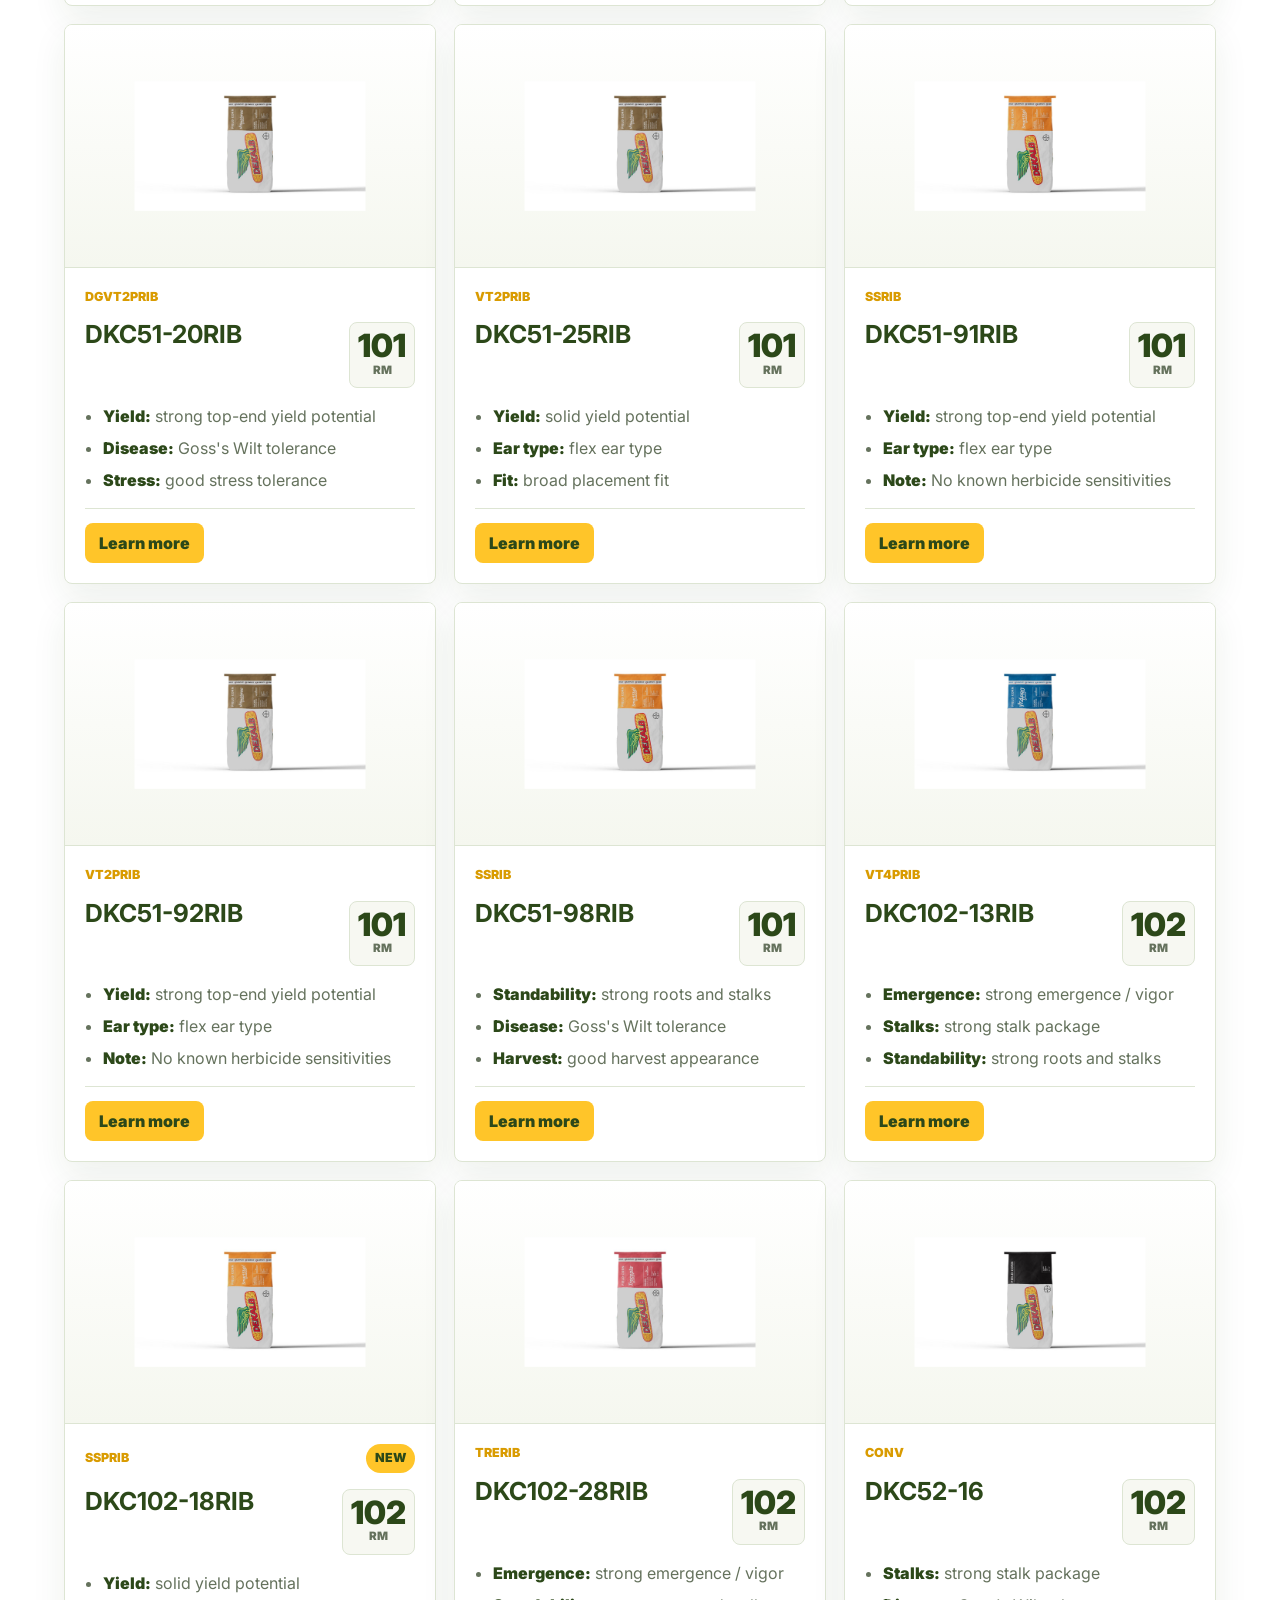
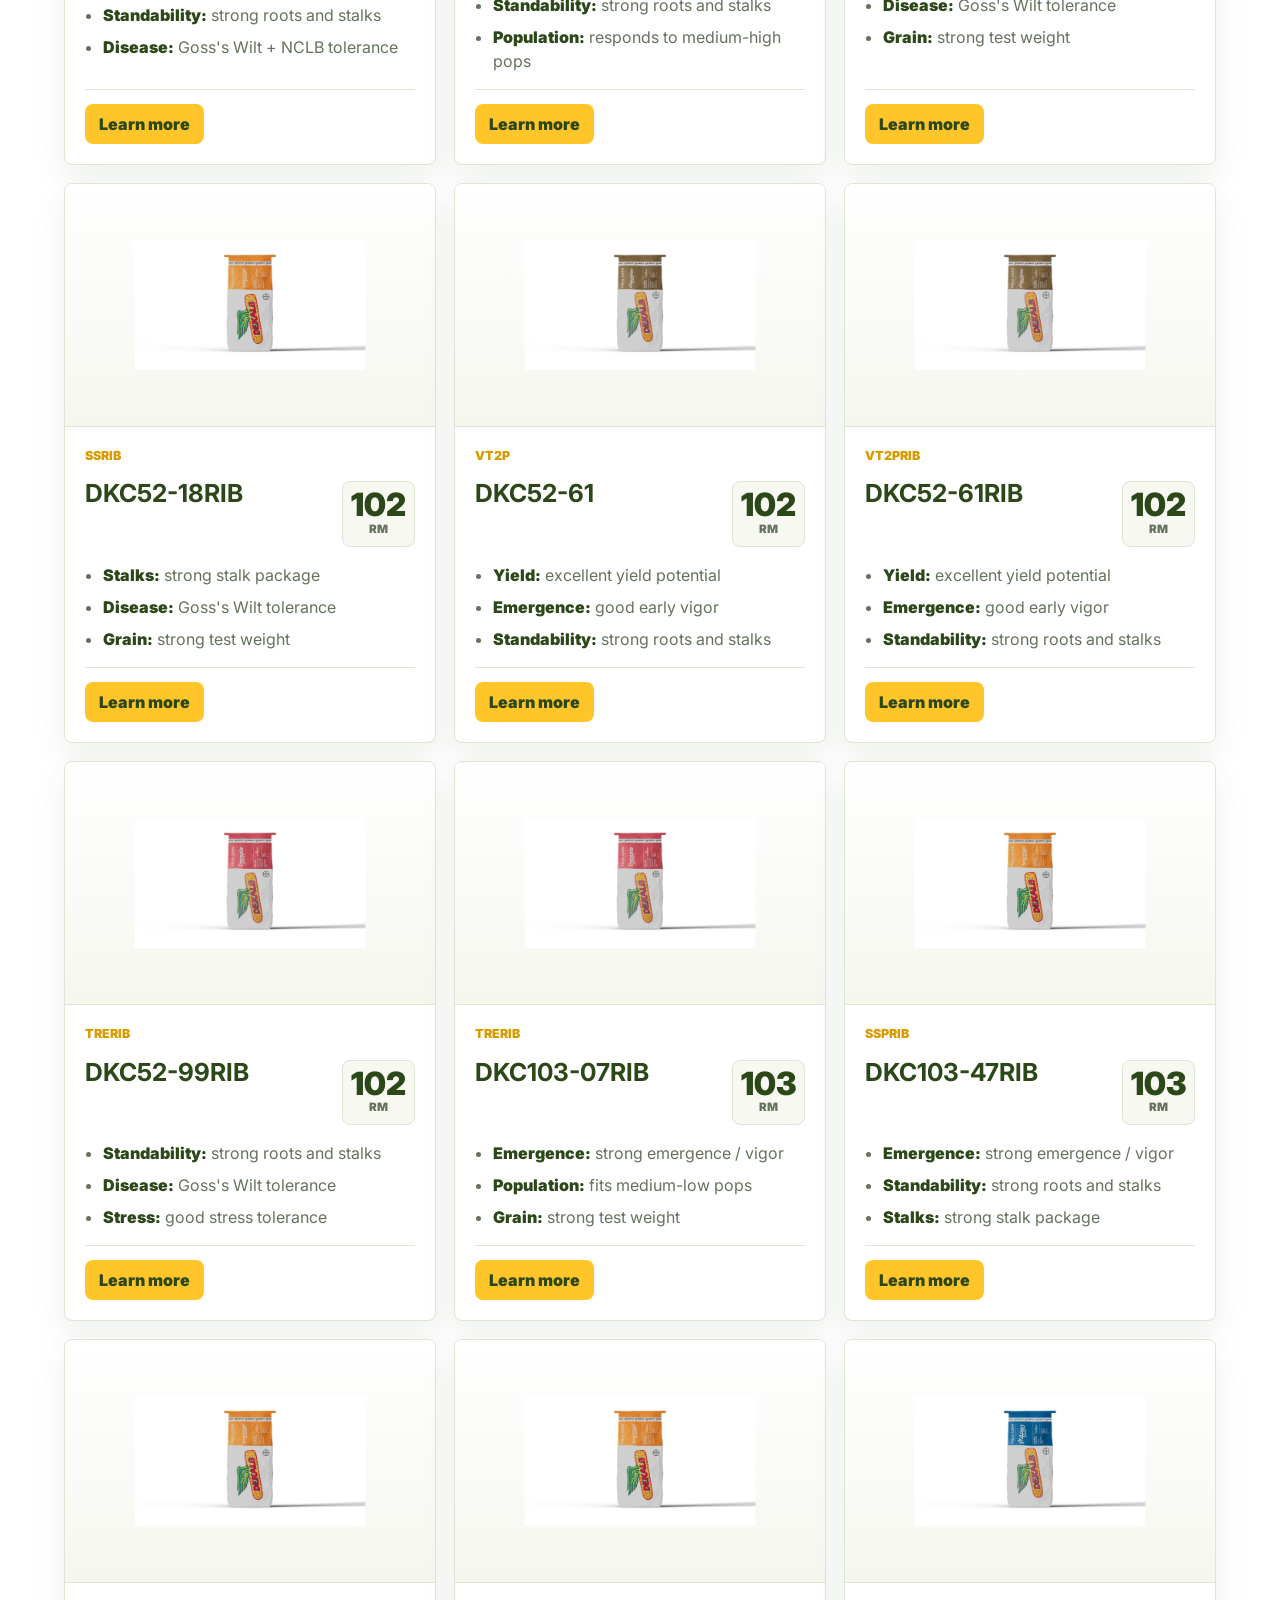
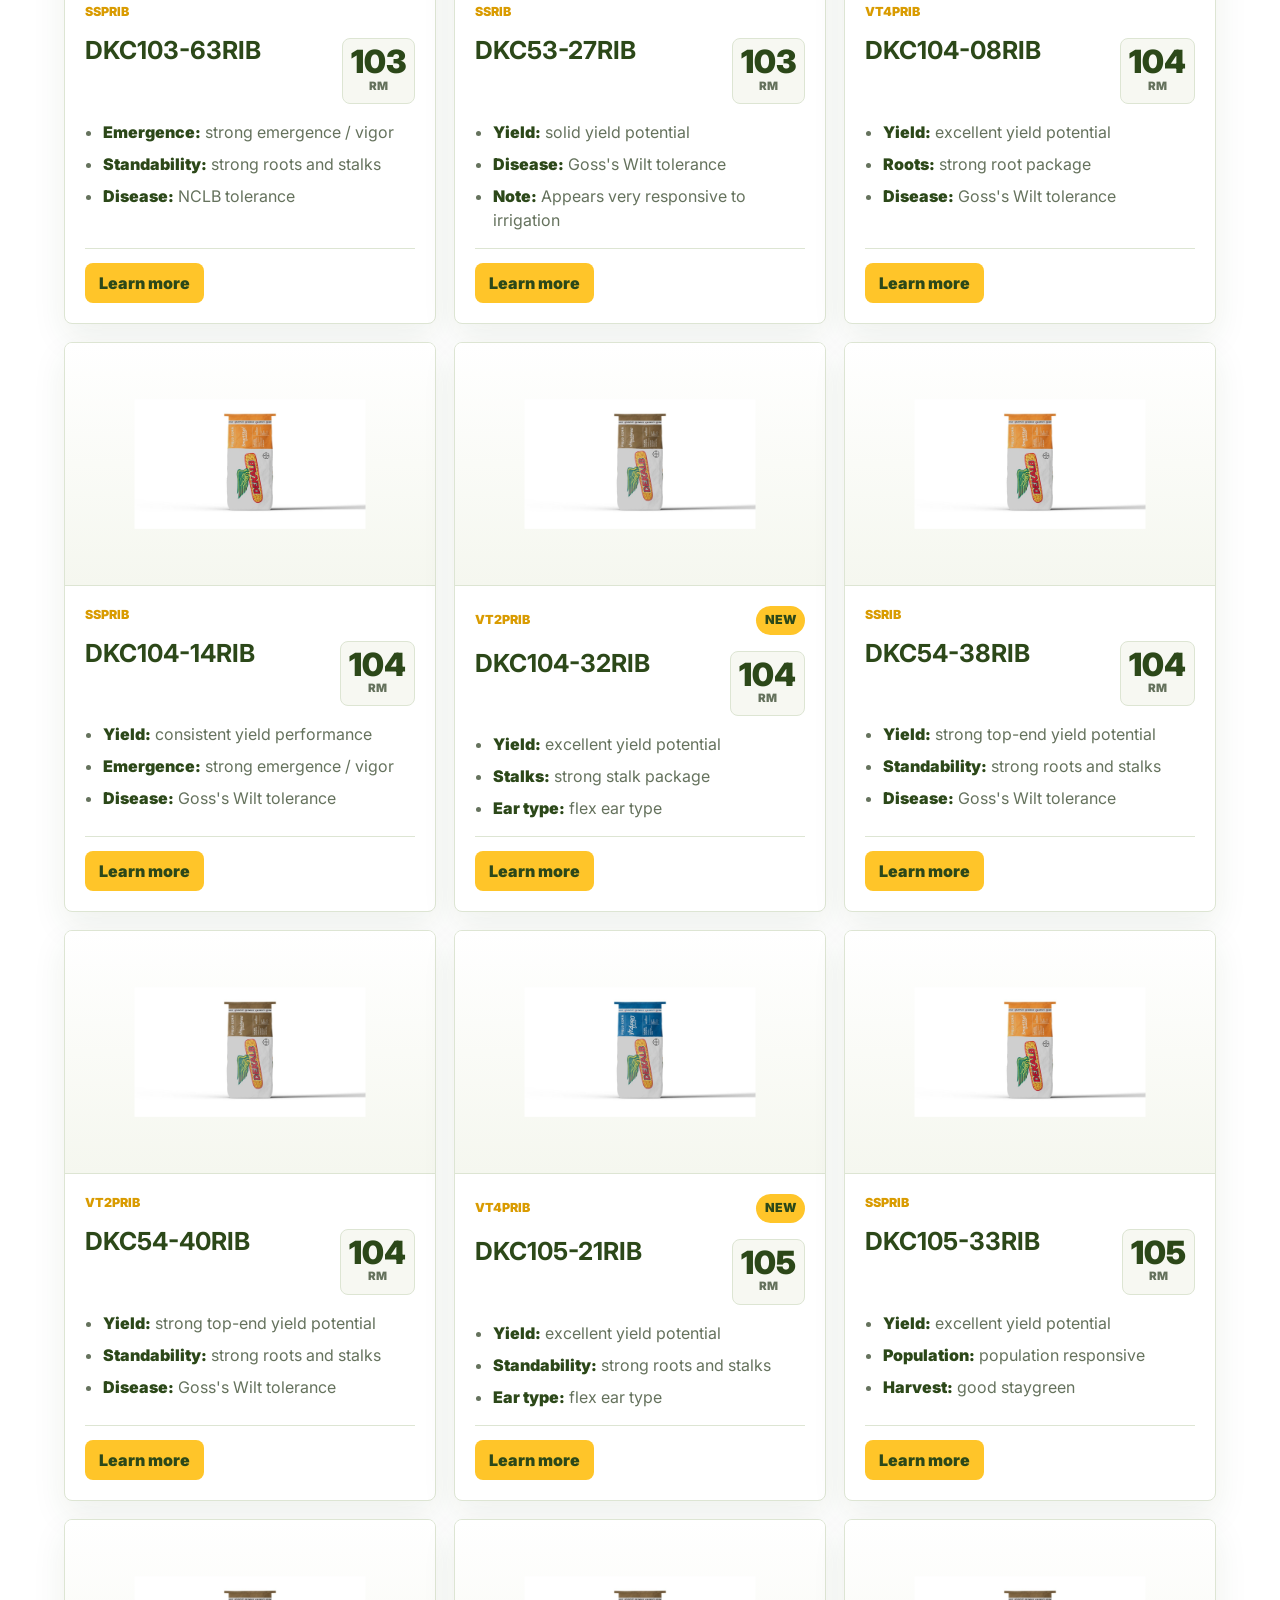
<file: hybrids.html>
<!doctype html>
<html lang="en">
  <head>
    <meta charset="utf-8" />
    <meta name="viewport" content="width=device-width, initial-scale=1" />
    <title>DEKALB Corn Seed Morris MN | Domnick Seeds Hybrid Guide</title>
    <meta
      name="description"
      content="Compare DEKALB corn seed hybrids for Morris, MN and west-central Minnesota. Domnick Seeds helps growers review 92-106 RM DEKALB hybrids, traits, and placement."
    />
    <link rel="canonical" href="https://domnickseedsmn.com/hybrids.html" />
    <meta property="og:title" content="DEKALB Corn Seed Morris MN | Domnick Seeds Hybrid Guide" />
    <meta
      property="og:description"
      content="A clean DEKALB corn hybrid guide for Morris and west-central Minnesota growers, focused on 92-106 RM products, traits, and quick product highlights."
    />
    <meta property="og:url" content="https://domnickseedsmn.com/hybrids.html" />
    <meta property="og:type" content="website" />
    <meta property="og:image" content="https://domnickseedsmn.com/assets/corn-field-check.jpg" />
    <link rel="preconnect" href="https://fonts.googleapis.com" />
    <link rel="preconnect" href="https://fonts.gstatic.com" crossorigin />
    <link
      href="https://fonts.googleapis.com/css2?family=Inter:wght@400;500;600;700;800;900&display=swap"
      rel="stylesheet"
    />
    <link rel="icon" href="assets/domnick-seeds-logo.jpg" type="image/jpeg" />
    <link rel="apple-touch-icon" href="assets/domnick-seeds-logo.jpg" />
    <link rel="stylesheet" href="styles.css" />
  </head>
  <body>
    <header class="site-header">
      <a class="brand" href="index.html#home" aria-label="Domnick Seeds home">
        <img src="assets/domnick-seeds-logo.jpg" alt="Domnick Seeds" />
      </a>
      <nav class="nav-links" aria-label="Primary navigation">
        <a href="index.html#home">Home</a>
        <a href="products.html#services">Services</a>
        <a href="hybrids.html">Hybrids</a>
        <a href="about.html">About Us</a>
        <a href="index.html#contact">Contact Us</a>
      </nav>
      <a class="header-cta" href="index.html#contact">Contact Us</a>
      <button class="menu-button" type="button" aria-label="Open navigation" aria-expanded="false">
        <span></span>
        <span></span>
        <span></span>
      </button>
    </header>

    <main>
      <section class="page-hero profile-book-hero">
        <div>
          <p class="eyebrow">Hybrids</p>
          <h1>DEKALB Corn Seed Guide</h1>
          <p>
            A simple field-ready guide for reviewing DEKALB corn hybrids in the
            92-106 RM range, with local Domnick Seeds support for growers around
            Morris and west-central Minnesota.
          </p>
          <div class="hero-actions">
            <a class="button primary" href="#dekalb-guide">View Seed Guide</a>
            <a class="button secondary" href="index.html#contact">Talk Hybrids</a>
          </div>
        </div>
      </section>

      <section class="section profile-book-section" id="dekalb-guide">
        <div class="section-heading compact">
          <p class="eyebrow">Official Bayer catalog data</p>
          <h2>Better hybrid decisions start here.</h2>
          <p>
            Compare the 92-106 RM DEKALB lineup with quick product highlights
            built for confident seed conversations near Morris, Minnesota.
            Need local support for DEKALB seed near Morris, MN?
            <a class="text-link" href="dekalb-seed-morris-mn.html">Start here</a>.
          </p>
        </div>

        <div class="dekalb-guide-toolbar" aria-label="DEKALB seed guide filters">
          <label>
            <span>Search hybrid</span>
            <input id="dekalbSearch" type="search" placeholder="DKC097-37RIB" autocomplete="off" />
          </label>
          <label>
            <span>Maturity</span>
            <select id="dekalbRmFilter">
              <option value="">All RM</option>
            </select>
          </label>
          <label>
            <span>Trait package</span>
            <select id="dekalbTraitFilter">
              <option value="">All traits</option>
            </select>
          </label>
          <button class="button secondary" id="dekalbClearFilters" type="button">Clear filters</button>
          <button class="button secondary print-button" type="button">Print</button>
        </div>

        <div class="dekalb-guide-summary">
          <span id="dekalbGuideCount">Loading hybrids</span>
          <p>
            Product information is based on publicly available Bayer Crop Science
            materials and is provided for general planning purposes. Product
            ratings, traits and availability may change. Contact Domnick Seeds to
            confirm current product information, availability and field placement.
          </p>
        </div>

        <div class="dekalb-guide-grid" id="dekalbGuideGrid"></div>
      </section>
    </main>

    <footer class="site-footer">
      <img src="assets/domnick-seeds-logo.jpg" alt="Domnick Seeds" />
      <span>&copy; <span id="year"></span> Domnick Seeds. All rights reserved.</span>
      <a href="index.html#home">Back to top</a>
    </footer>

    <script src="script.js"></script>
    <script src="data/dekalb-products.js"></script>
    <script src="dekalb-guide.js"></script>
  </body>
</html>
</file>
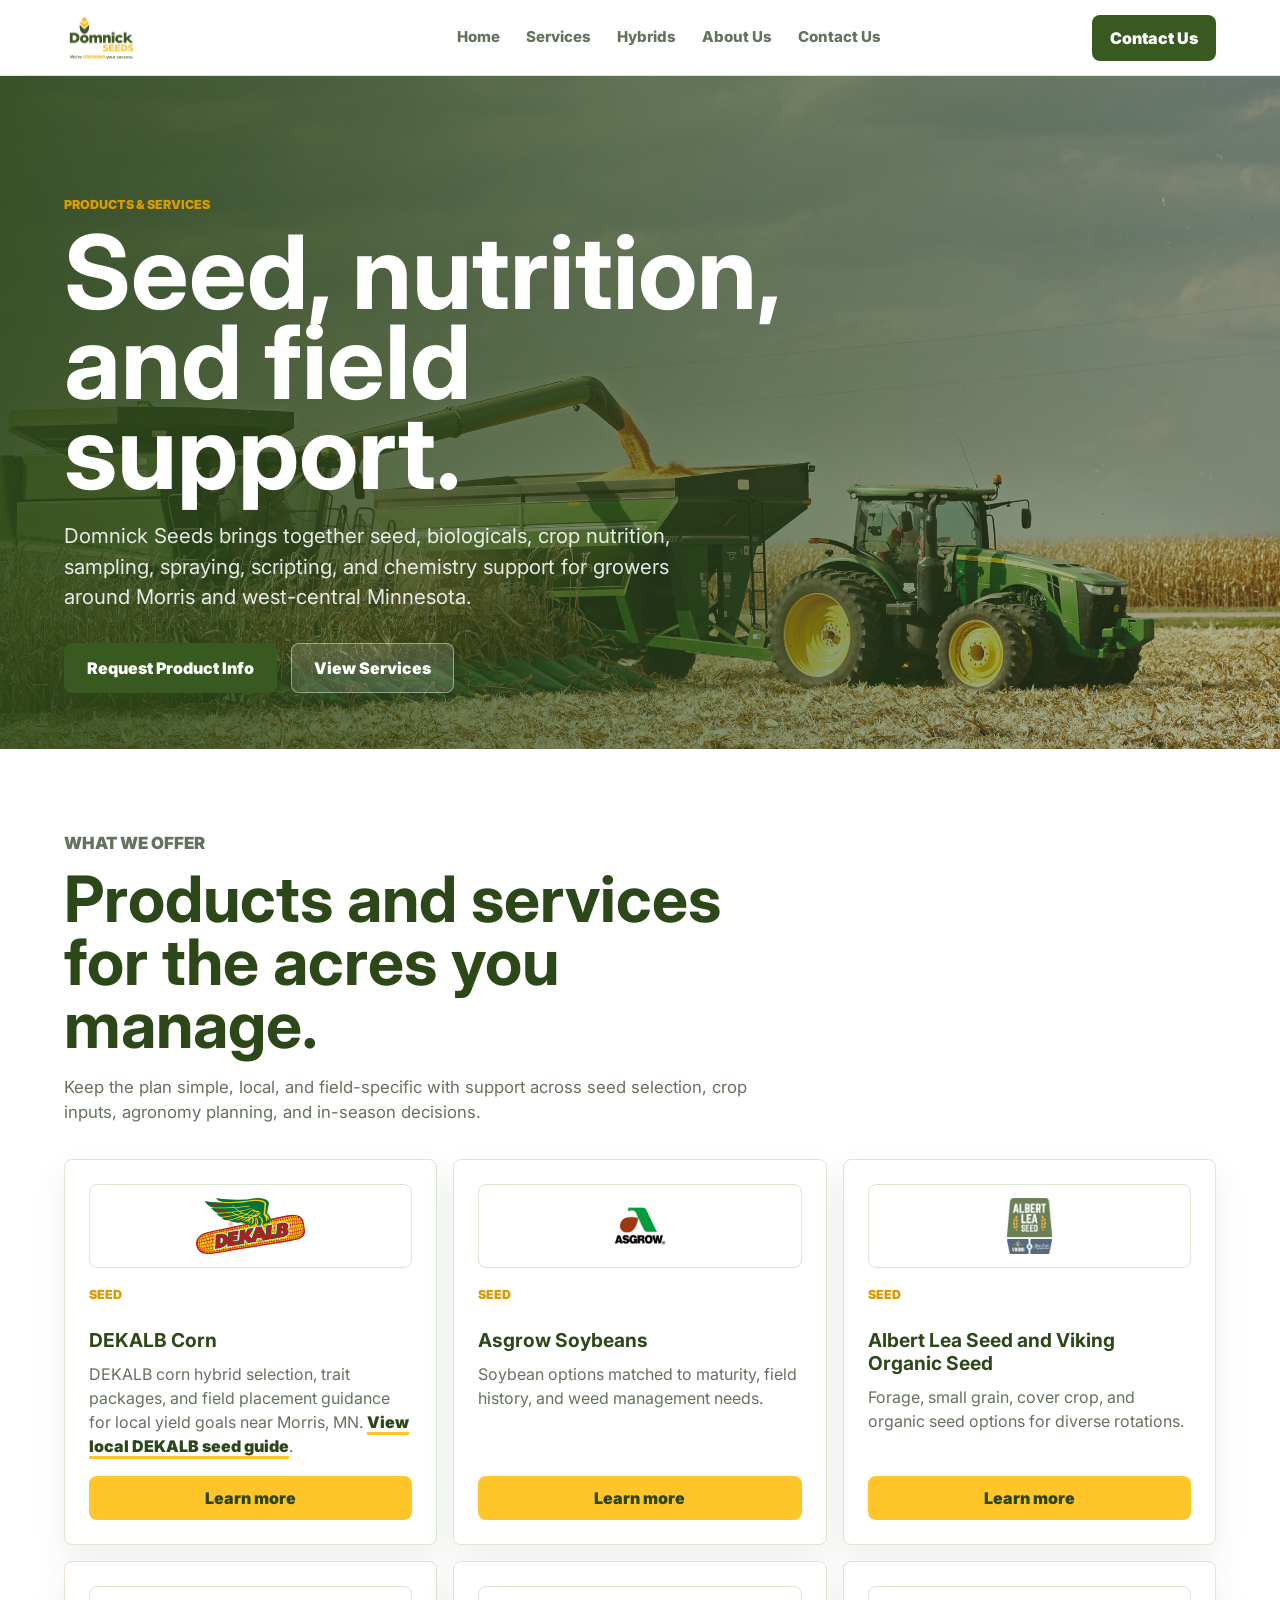
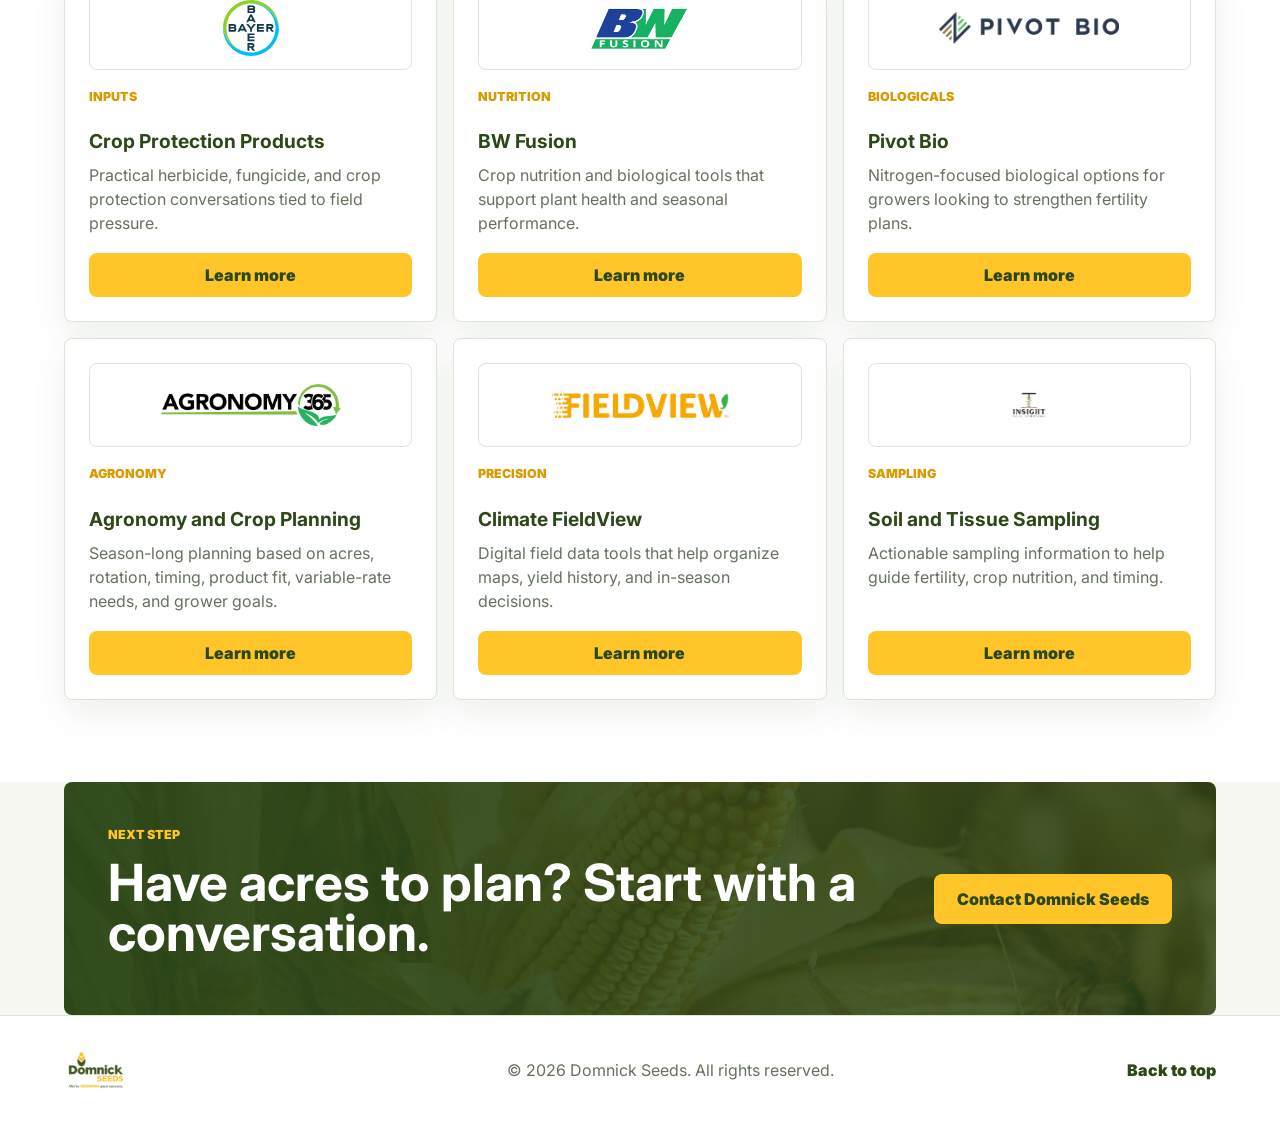
<file: products.html>
<!doctype html>
<html lang="en">
  <head>
    <meta charset="utf-8" />
    <meta name="viewport" content="width=device-width, initial-scale=1" />
    <title>Seed, Crop Inputs & Agronomy Services Morris MN | Domnick Seeds</title>
    <meta
      name="description"
      content="Domnick Seeds provides DEKALB corn, Asgrow soybeans, crop inputs, seed treatment, soil sampling, tissue testing, and agronomy services near Morris, MN."
    />
    <link rel="canonical" href="https://domnickseedsmn.com/products.html" />
    <meta property="og:title" content="Seed, Crop Inputs & Agronomy Services Morris MN | Domnick Seeds" />
    <meta
      property="og:description"
      content="Local seed, crop input, biological, soil sampling, and agronomy support for growers near Morris and west-central Minnesota."
    />
    <meta property="og:url" content="https://domnickseedsmn.com/products.html" />
    <meta property="og:type" content="website" />
    <meta property="og:image" content="https://domnickseedsmn.com/assets/service-seed-placement-planter.jpg" />
    <link rel="preconnect" href="https://fonts.googleapis.com" />
    <link rel="preconnect" href="https://fonts.gstatic.com" crossorigin />
    <link
      href="https://fonts.googleapis.com/css2?family=Inter:wght@400;500;600;700;800;900&display=swap"
      rel="stylesheet"
    />
    <link rel="icon" href="assets/domnick-seeds-logo.jpg" type="image/jpeg" />
    <link rel="apple-touch-icon" href="assets/domnick-seeds-logo.jpg" />
    <link rel="stylesheet" href="styles.css" />
  </head>
  <body>
    <header class="site-header">
      <a class="brand" href="index.html#home" aria-label="Domnick Seeds home">
        <img src="assets/domnick-seeds-logo.jpg" alt="Domnick Seeds" />
      </a>
      <nav class="nav-links" aria-label="Primary navigation">
        <a href="index.html#home">Home</a>
        <a href="products.html#services">Services</a>
        <a href="hybrids.html">Hybrids</a>
        <a href="about.html">About Us</a>
        <a href="index.html#contact">Contact Us</a>
      </nav>
      <a class="header-cta" href="index.html#contact">Contact Us</a>
      <button class="menu-button" type="button" aria-label="Open navigation" aria-expanded="false">
        <span></span>
        <span></span>
        <span></span>
      </button>
    </header>

    <main>
      <section class="page-hero products-hero">
        <div>
          <p class="eyebrow">Products & services</p>
          <h1>Seed, nutrition, and field support.</h1>
          <p>
            Domnick Seeds brings together seed, biologicals, crop nutrition,
            sampling, spraying, scripting, and chemistry support for growers
            around Morris and west-central Minnesota.
          </p>
          <div class="hero-actions">
            <a class="button primary" href="tel:+13205894021">Request Product Info</a>
            <a class="button secondary" href="#services">View Services</a>
          </div>
        </div>
      </section>

      <section class="section services" id="services">
        <div class="section-heading compact">
          <p class="eyebrow">What we offer</p>
          <h2>Products and services for the acres you manage.</h2>
          <p>
            Keep the plan simple, local, and field-specific with support across
            seed selection, crop inputs, agronomy planning, and in-season decisions.
          </p>
        </div>
        <div class="advice-grid">
          <article>
            <div class="advice-logo">
              <img src="assets/logo-dekalb.svg" alt="DEKALB logo" />
            </div>
            <span>Seed</span>
            <h3>DEKALB Corn</h3>
            <p>
              DEKALB corn hybrid selection, trait packages, and field placement
              guidance for local yield goals near Morris, MN.
              <a class="inline-card-link" href="dekalb-seed-morris-mn.html">View local DEKALB seed guide</a>.
            </p>
            <a href="https://www.dekalbasgrowdeltapine.com/en-us/dekalb.html" target="_blank" rel="noreferrer">Learn more</a>
          </article>
          <article>
            <div class="advice-logo">
              <img src="assets/logo-asgrow.png" alt="Asgrow logo" />
            </div>
            <span>Seed</span>
            <h3>Asgrow Soybeans</h3>
            <p>Soybean options matched to maturity, field history, and weed management needs.</p>
            <a href="https://www.dekalbasgrowdeltapine.com/en-us/asgrow.html" target="_blank" rel="noreferrer">Learn more</a>
          </article>
          <article>
            <div class="advice-logo">
              <img src="assets/logo-albert-lea-seed.jpg" alt="Albert Lea Seed logo" />
            </div>
            <span>Seed</span>
            <h3>Albert Lea Seed and Viking Organic Seed</h3>
            <p>Forage, small grain, cover crop, and organic seed options for diverse rotations.</p>
            <a href="https://alseed.com/" target="_blank" rel="noreferrer">Learn more</a>
          </article>
          <article>
            <div class="advice-logo">
              <img src="assets/logo-bayer.svg" alt="Bayer logo" />
            </div>
            <span>Inputs</span>
            <h3>Crop Protection Products</h3>
            <p>Practical herbicide, fungicide, and crop protection conversations tied to field pressure.</p>
            <a href="https://www.cropscience.bayer.us/crop-protection/catalog?approvedStates=MN&amp;p=1" target="_blank" rel="noreferrer">Learn more</a>
          </article>
          <article>
            <div class="advice-logo">
              <img src="assets/logo-bw-fusion.png" alt="BW Fusion logo" />
            </div>
            <span>Nutrition</span>
            <h3>BW Fusion</h3>
            <p>Crop nutrition and biological tools that support plant health and seasonal performance.</p>
            <a href="https://www.bw-fusion.com/" target="_blank" rel="noreferrer">Learn more</a>
          </article>
          <article>
            <div class="advice-logo">
              <img src="assets/logo-pivot-bio-wide.png" alt="Pivot Bio logo" />
            </div>
            <span>Biologicals</span>
            <h3>Pivot Bio</h3>
            <p>Nitrogen-focused biological options for growers looking to strengthen fertility plans.</p>
            <a href="https://www.pivotbio.com/" target="_blank" rel="noreferrer">Learn more</a>
          </article>
          <article>
            <div class="advice-logo">
              <img src="assets/logo-agronomy365.png" alt="Agronomy 365 logo" />
            </div>
            <span>Agronomy</span>
            <h3>Agronomy and Crop Planning</h3>
            <p>Season-long planning based on acres, rotation, timing, product fit, variable-rate needs, and grower goals.</p>
            <a href="https://agronomy365.com/" target="_blank" rel="noreferrer">Learn more</a>
          </article>
          <article>
            <div class="advice-logo">
              <img src="assets/logo-climate-fieldview.webp" alt="Climate FieldView logo" />
            </div>
            <span>Precision</span>
            <h3>Climate FieldView</h3>
            <p>Digital field data tools that help organize maps, yield history, and in-season decisions.</p>
            <a href="https://climate.com/en-us.html" target="_blank" rel="noreferrer">Learn more</a>
          </article>
          <article>
            <div class="advice-logo">
              <img src="assets/logo-insight-soil-sampling.jpg" alt="Insight Soil Sampling logo" />
            </div>
            <span>Sampling</span>
            <h3>Soil and Tissue Sampling</h3>
            <p>Actionable sampling information to help guide fertility, crop nutrition, and timing.</p>
            <a href="https://insightsoilsampling.com/" target="_blank" rel="noreferrer">Learn more</a>
          </article>
        </div>
      </section>

      <section class="season-band">
        <div>
          <p class="eyebrow">Next step</p>
          <h2>Have acres to plan? Start with a conversation.</h2>
        </div>
        <a class="button light" href="tel:+13205894021">Contact Domnick Seeds</a>
      </section>
    </main>

    <footer class="site-footer">
      <img src="assets/domnick-seeds-logo.jpg" alt="Domnick Seeds" />
      <span>&copy; <span id="year"></span> Domnick Seeds. All rights reserved.</span>
      <a href="#">Back to top</a>
    </footer>

    <script src="script.js"></script>
  </body>
</html>
</file>
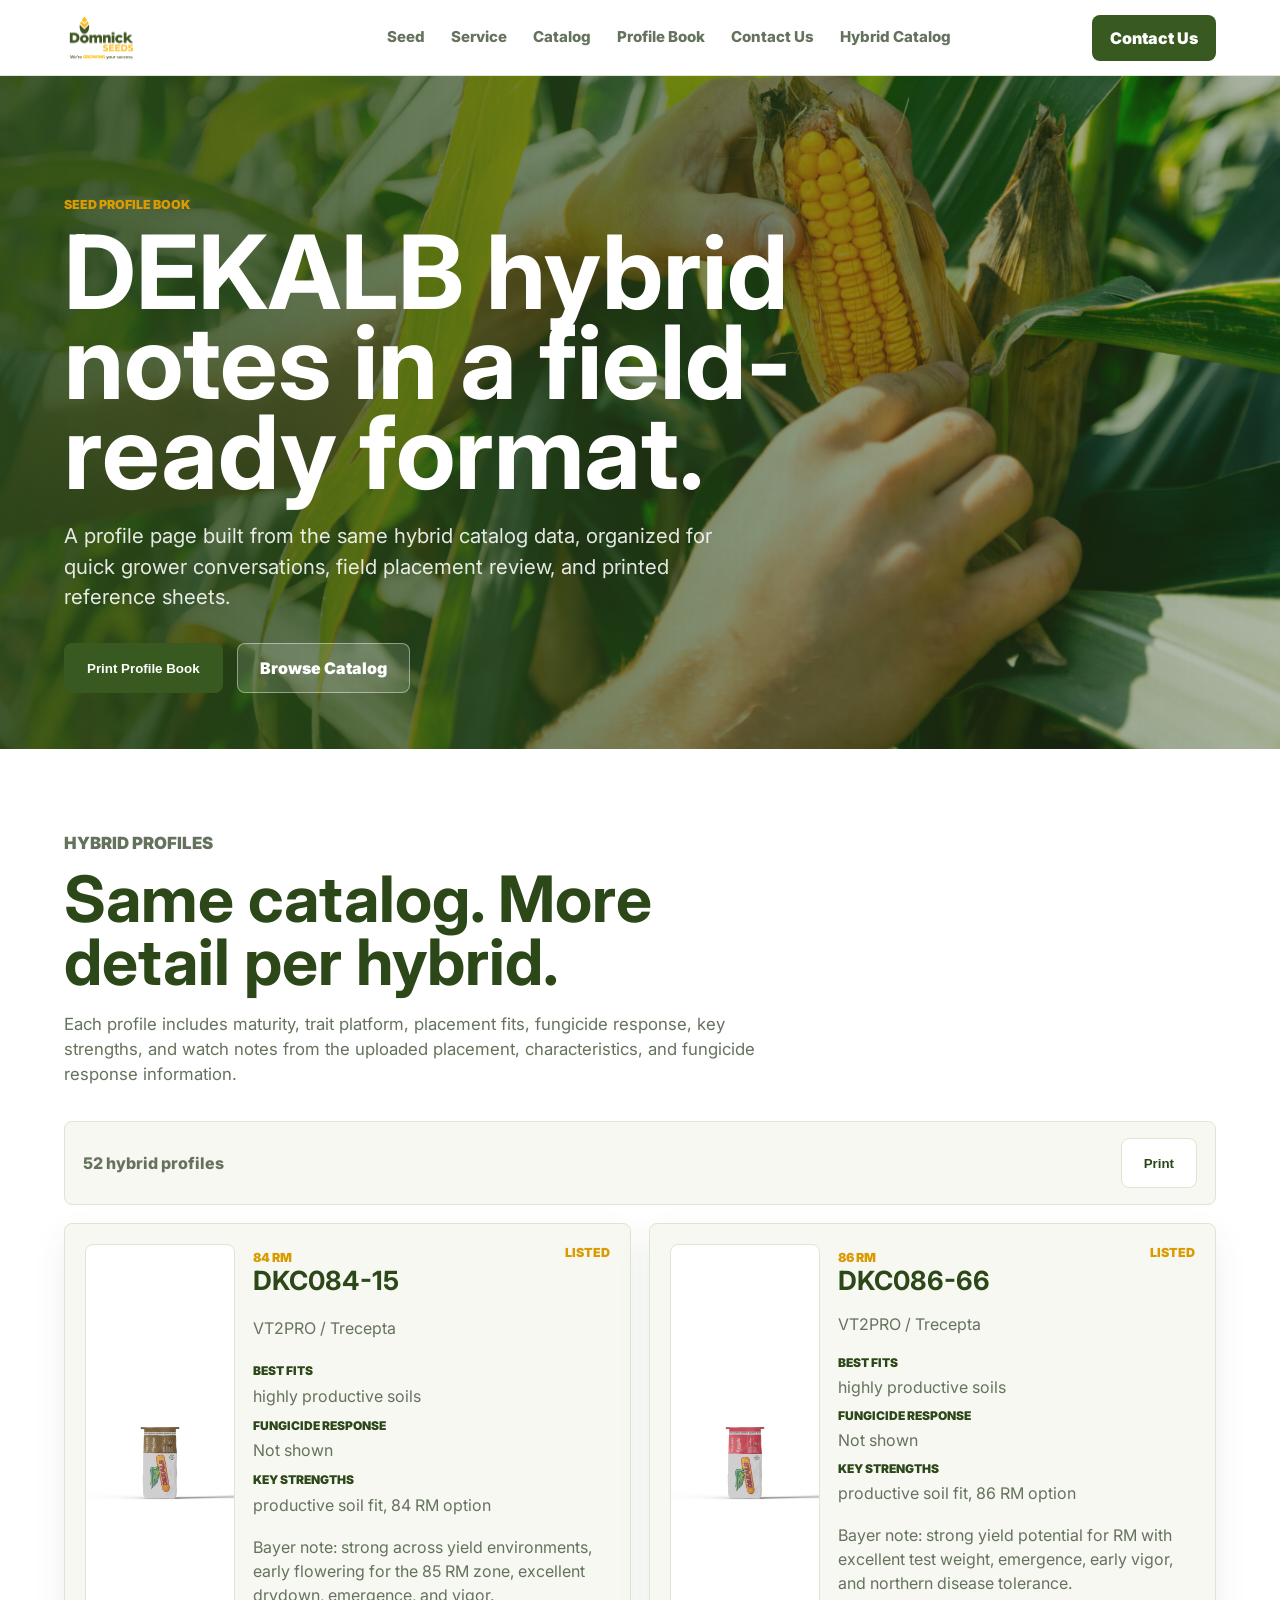
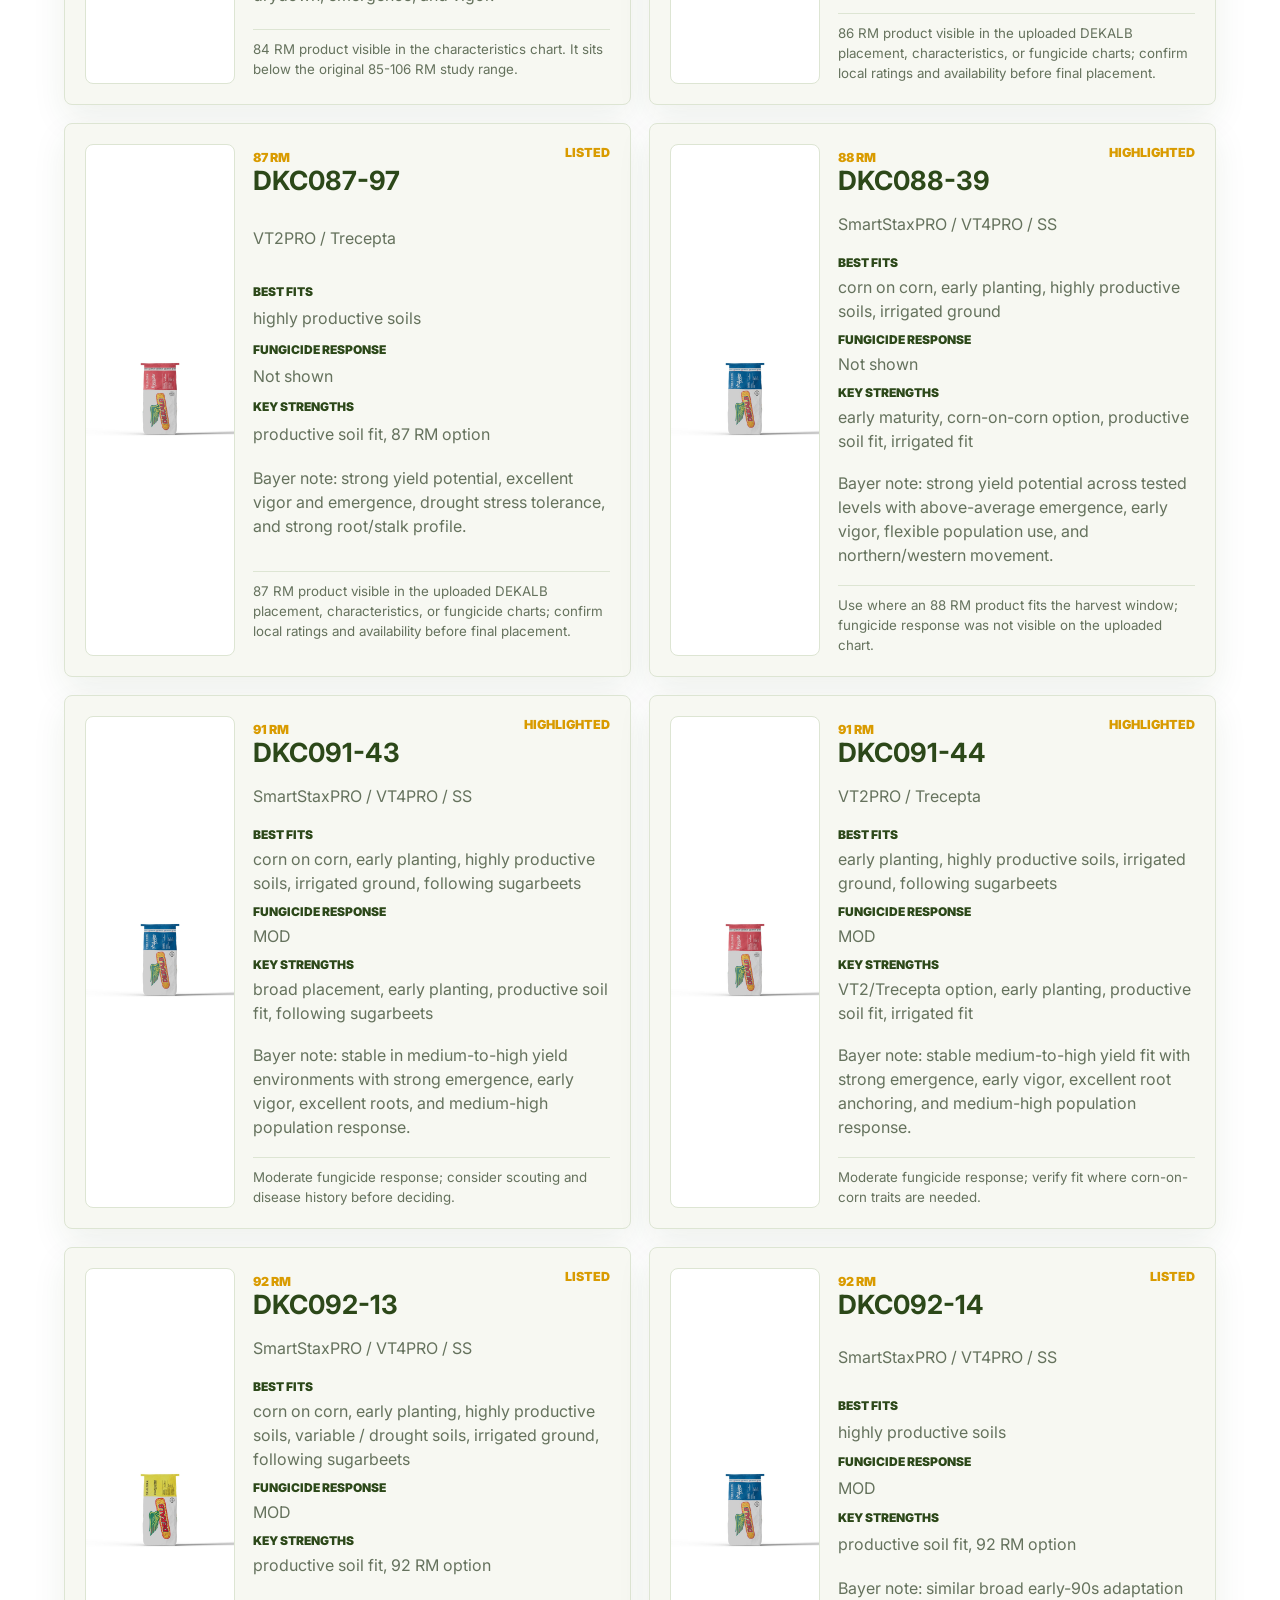
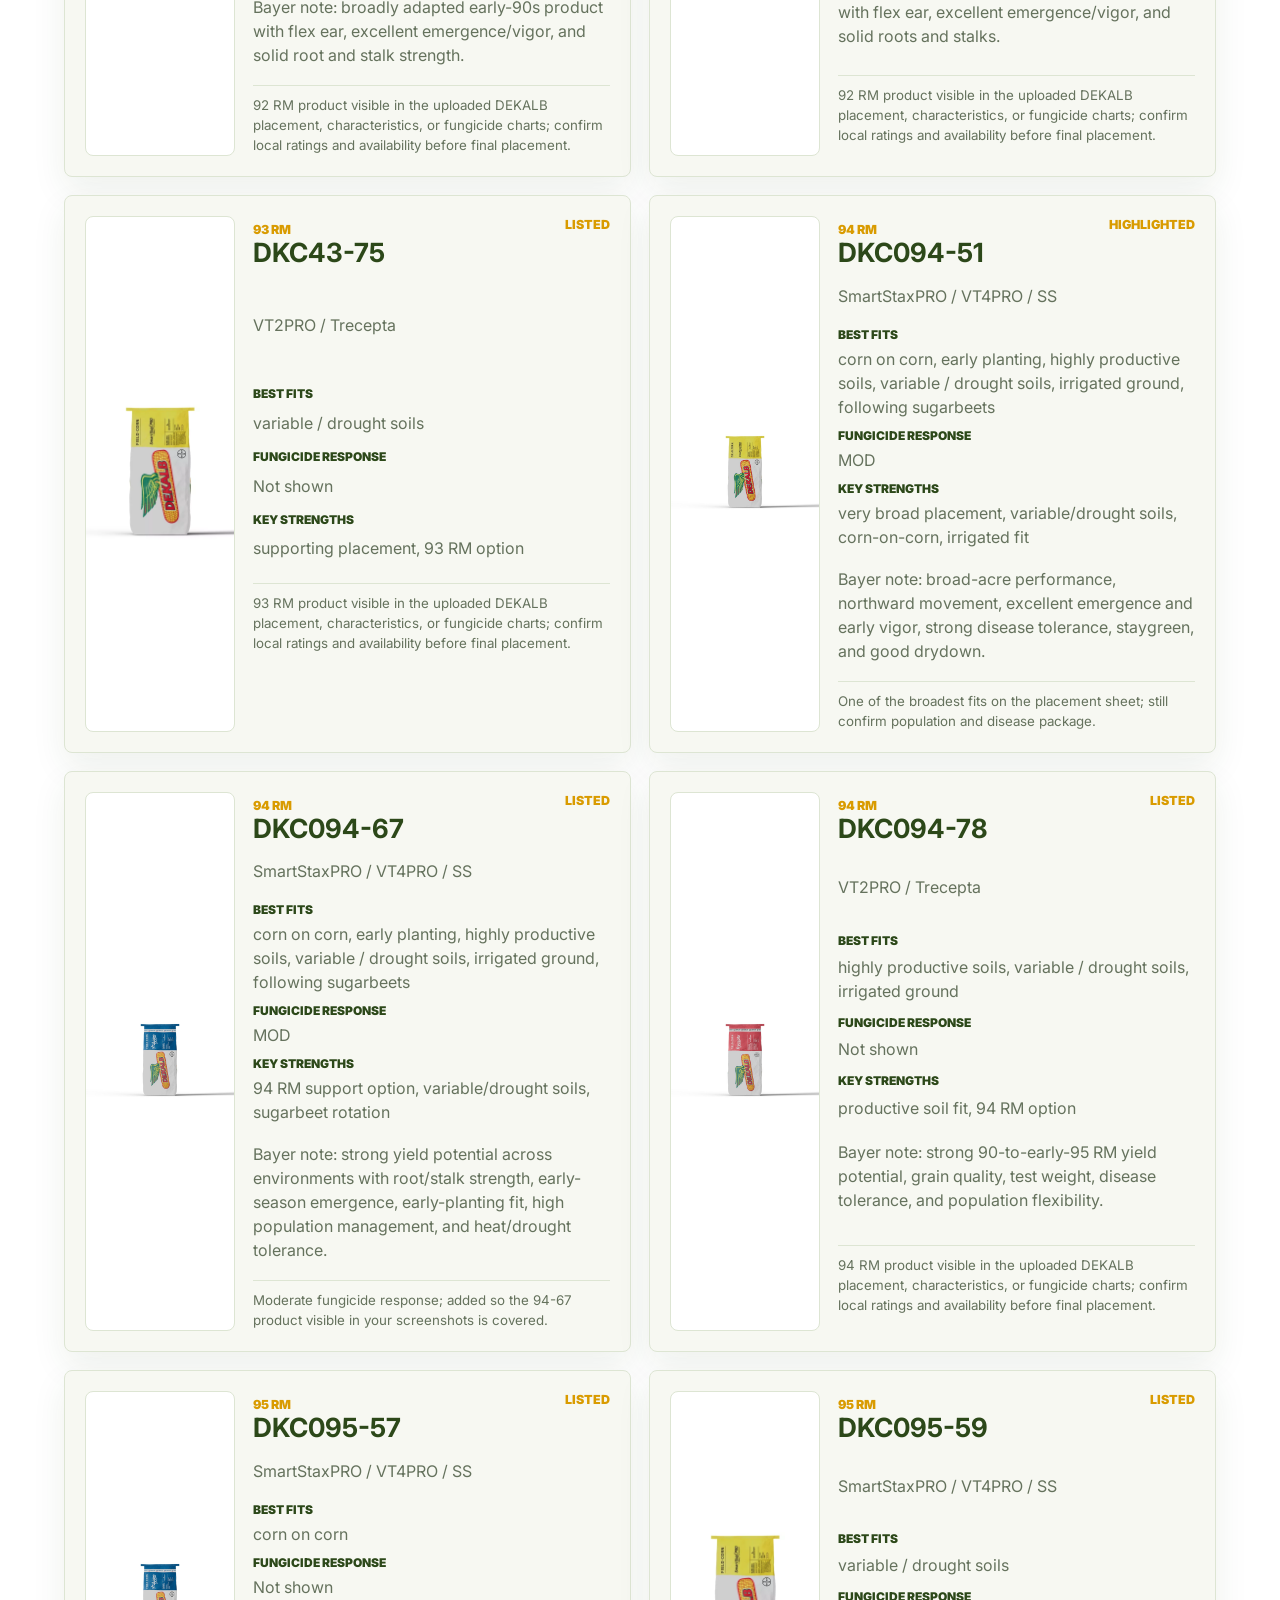
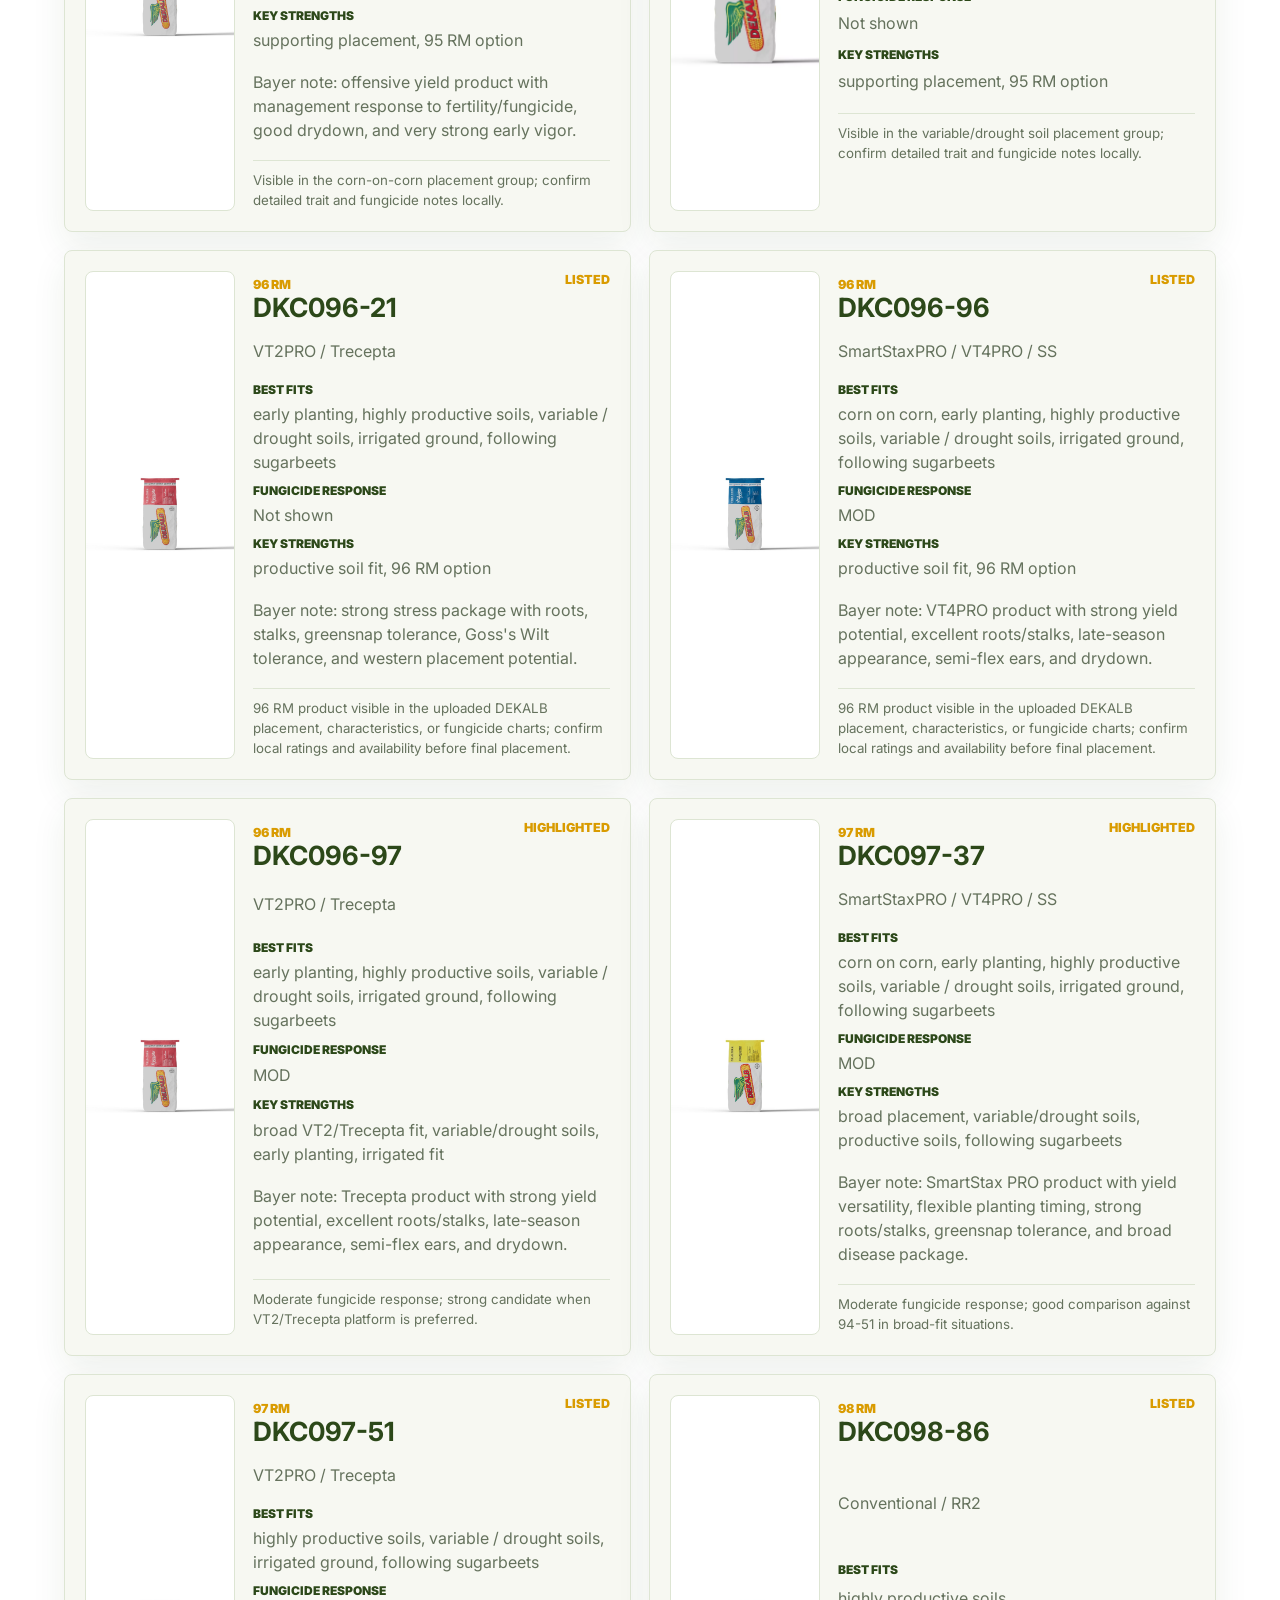
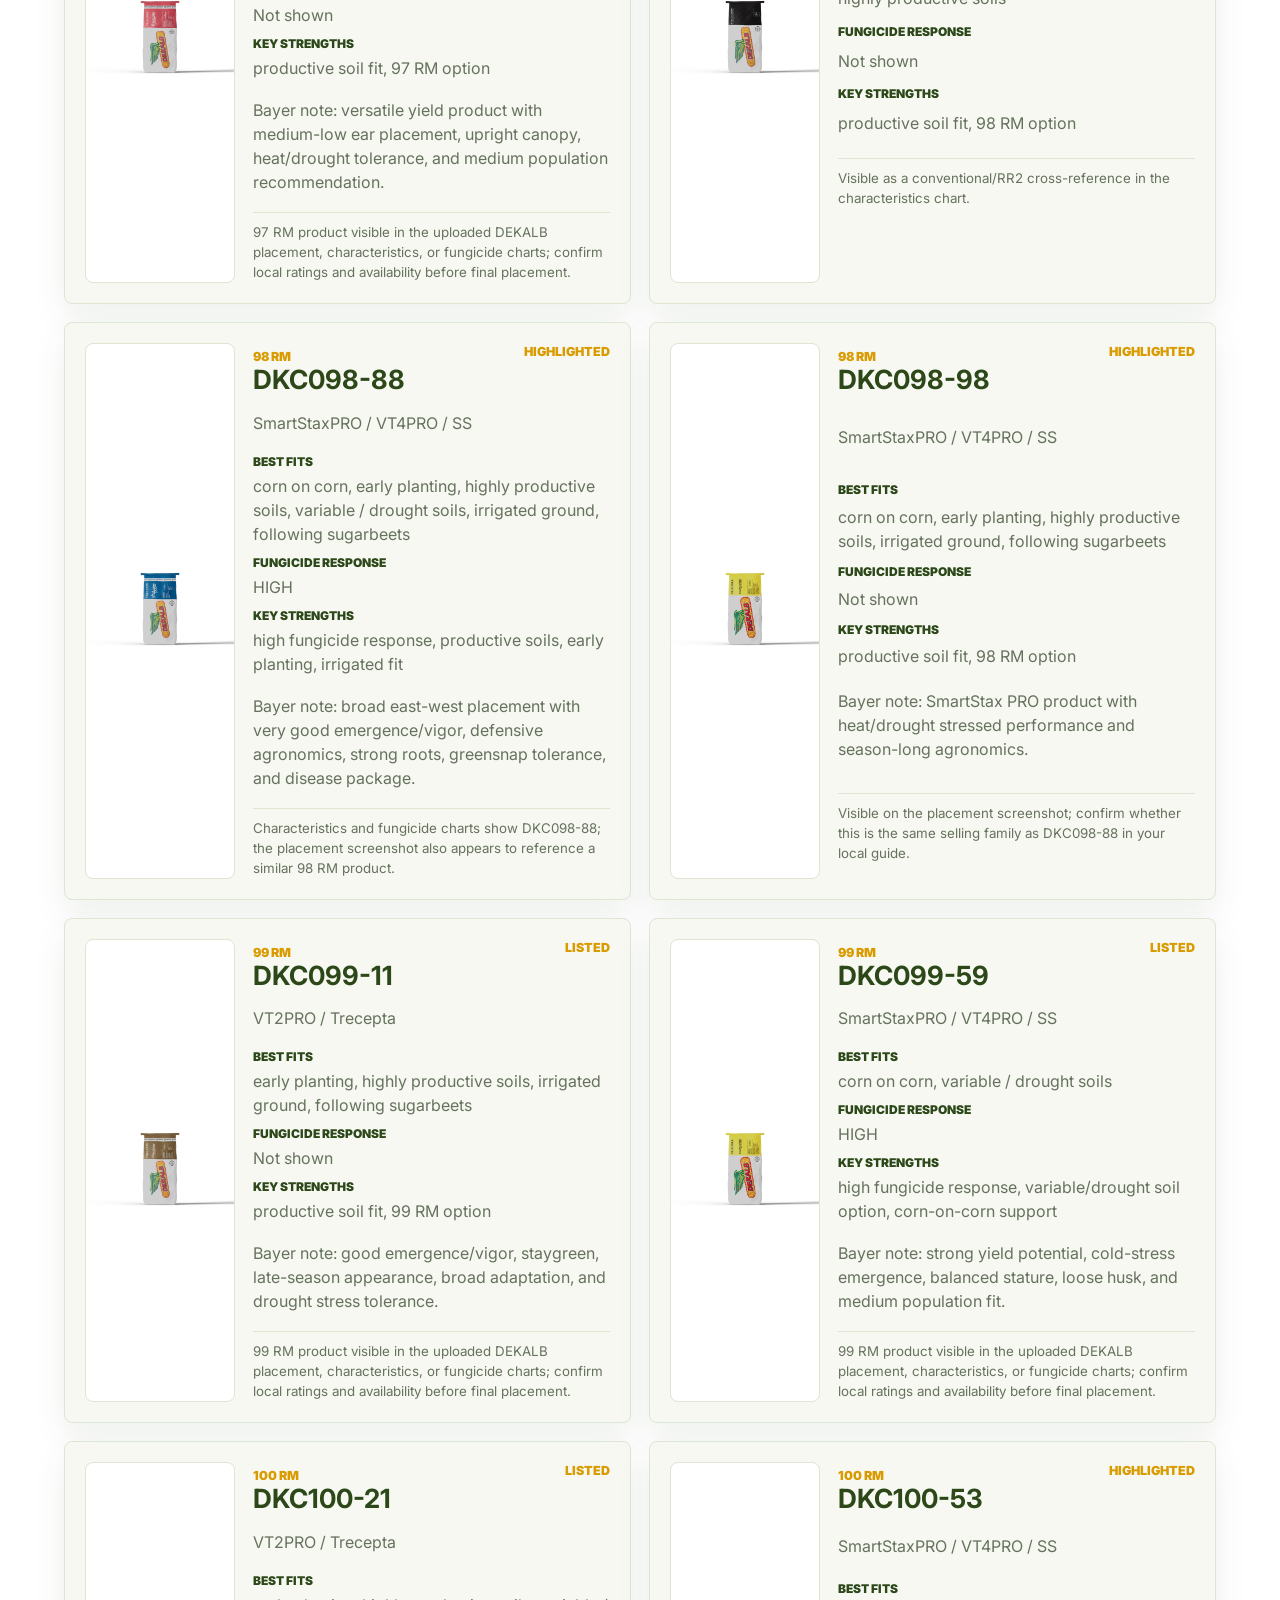
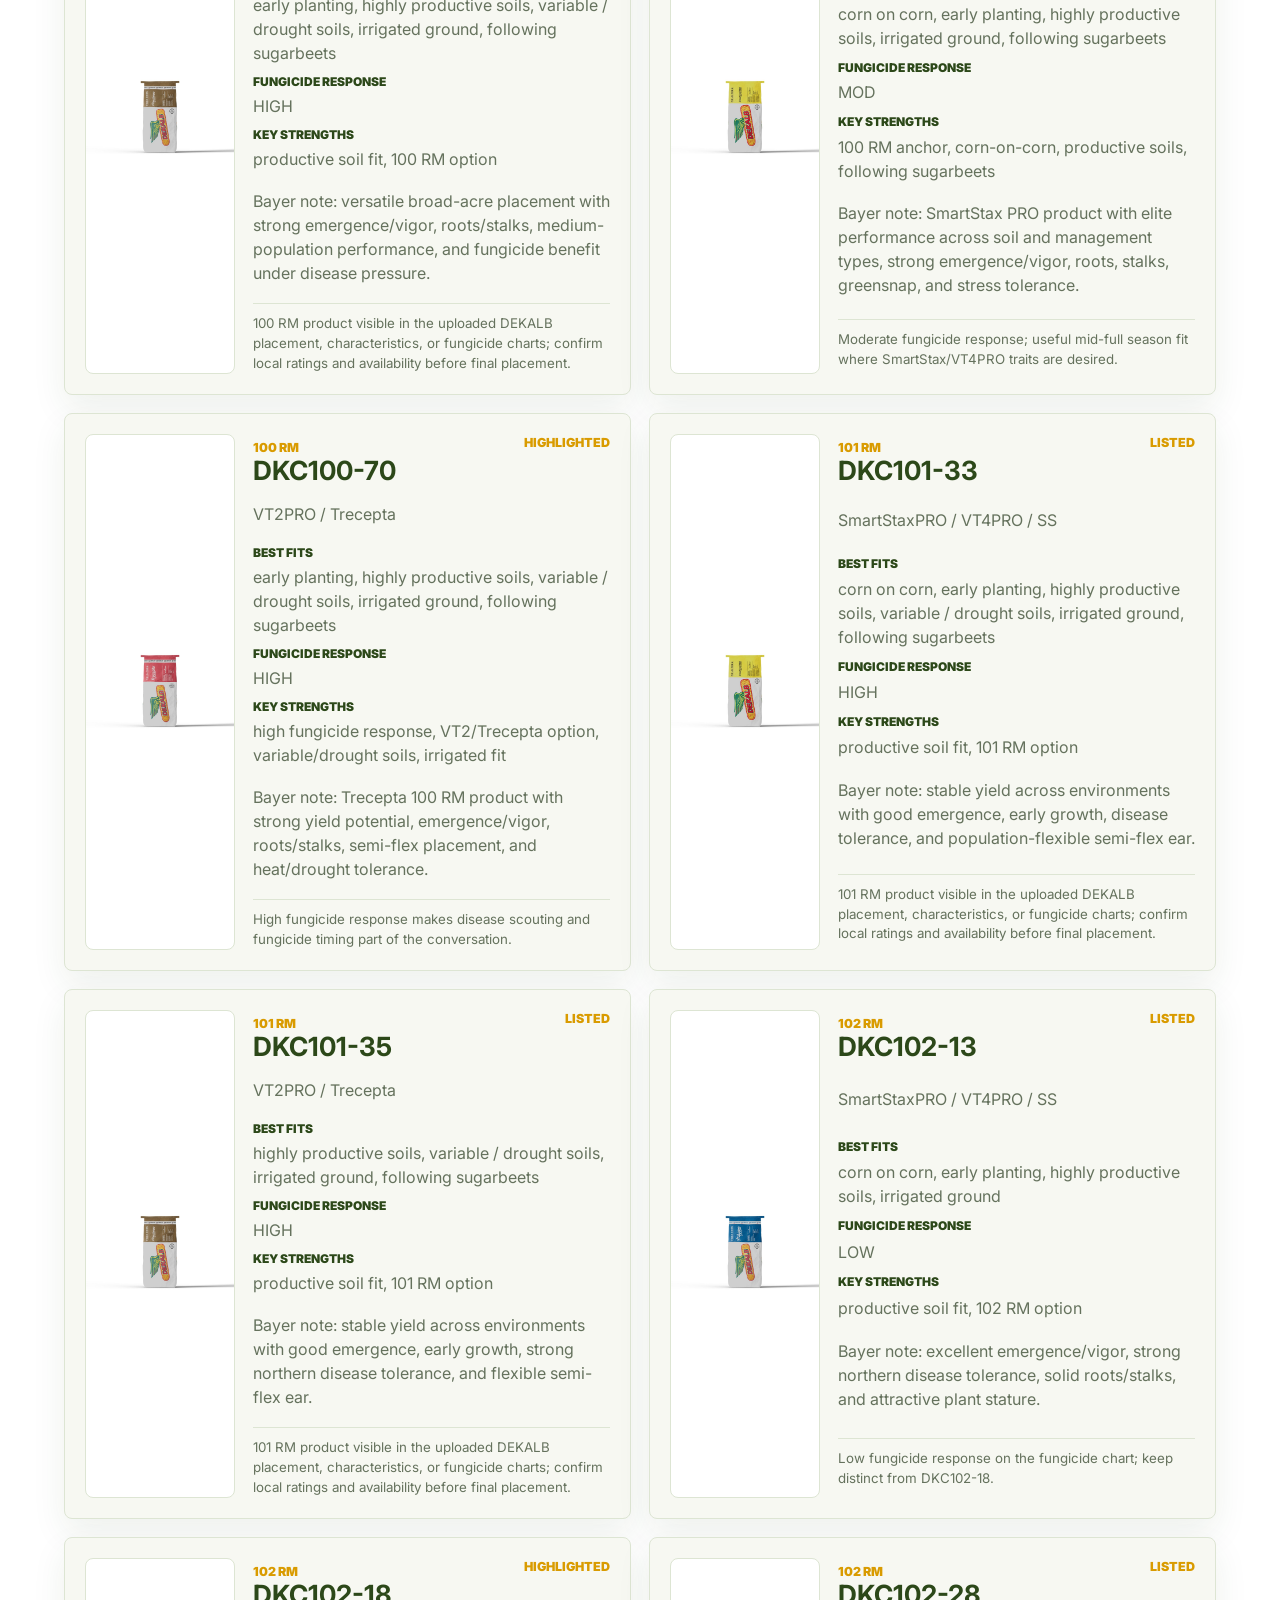
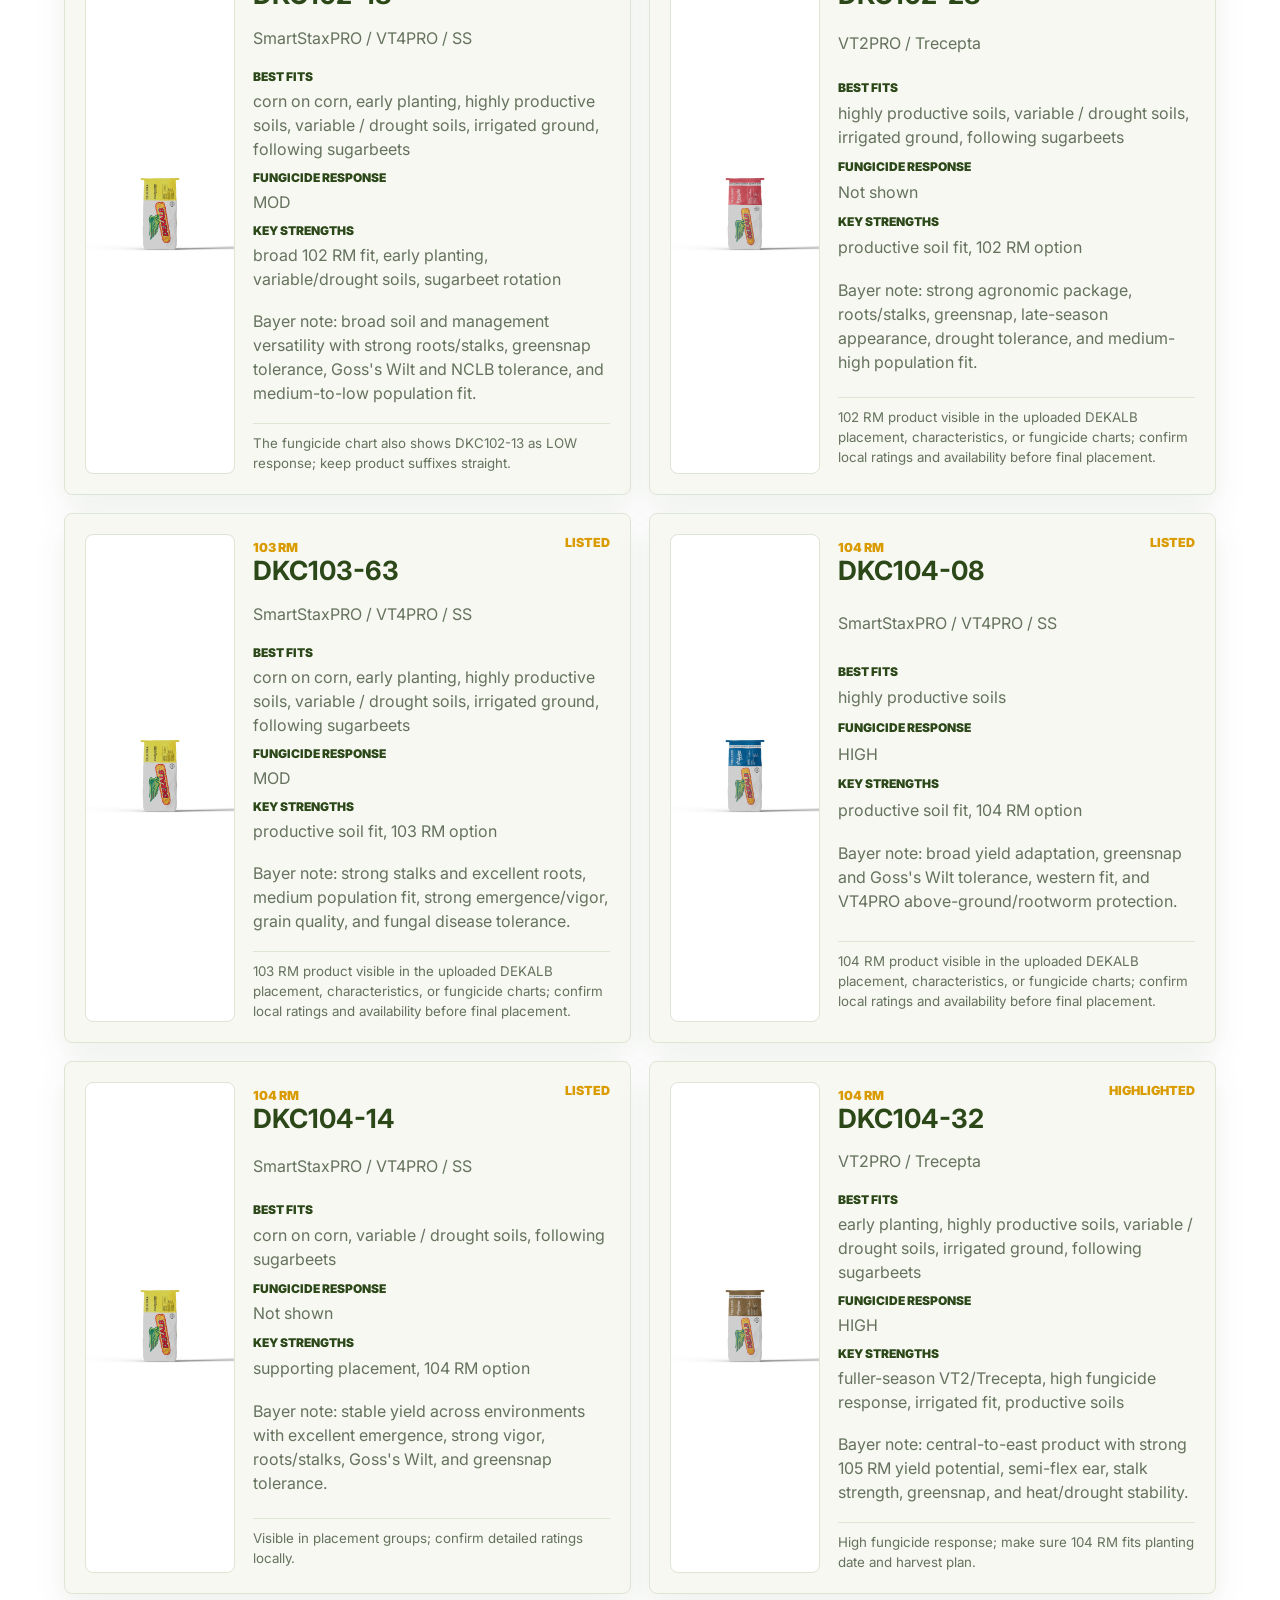
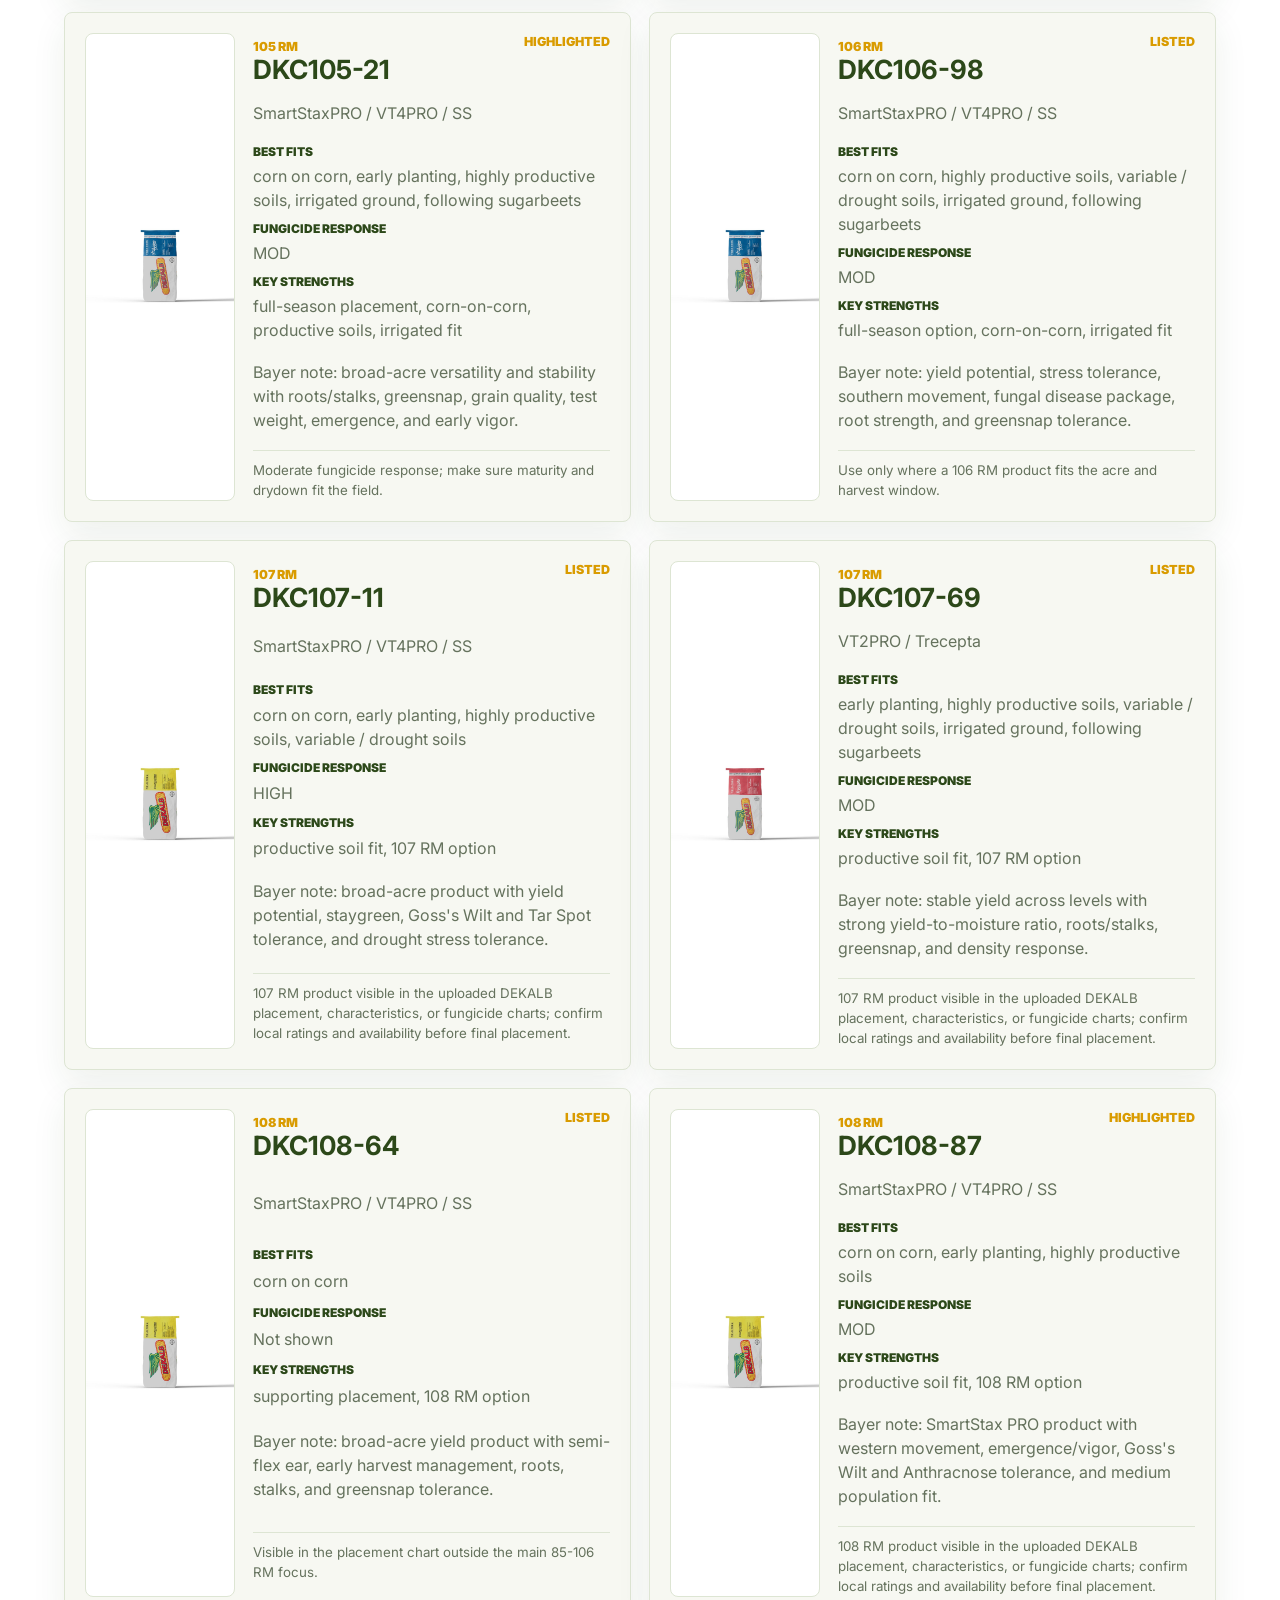
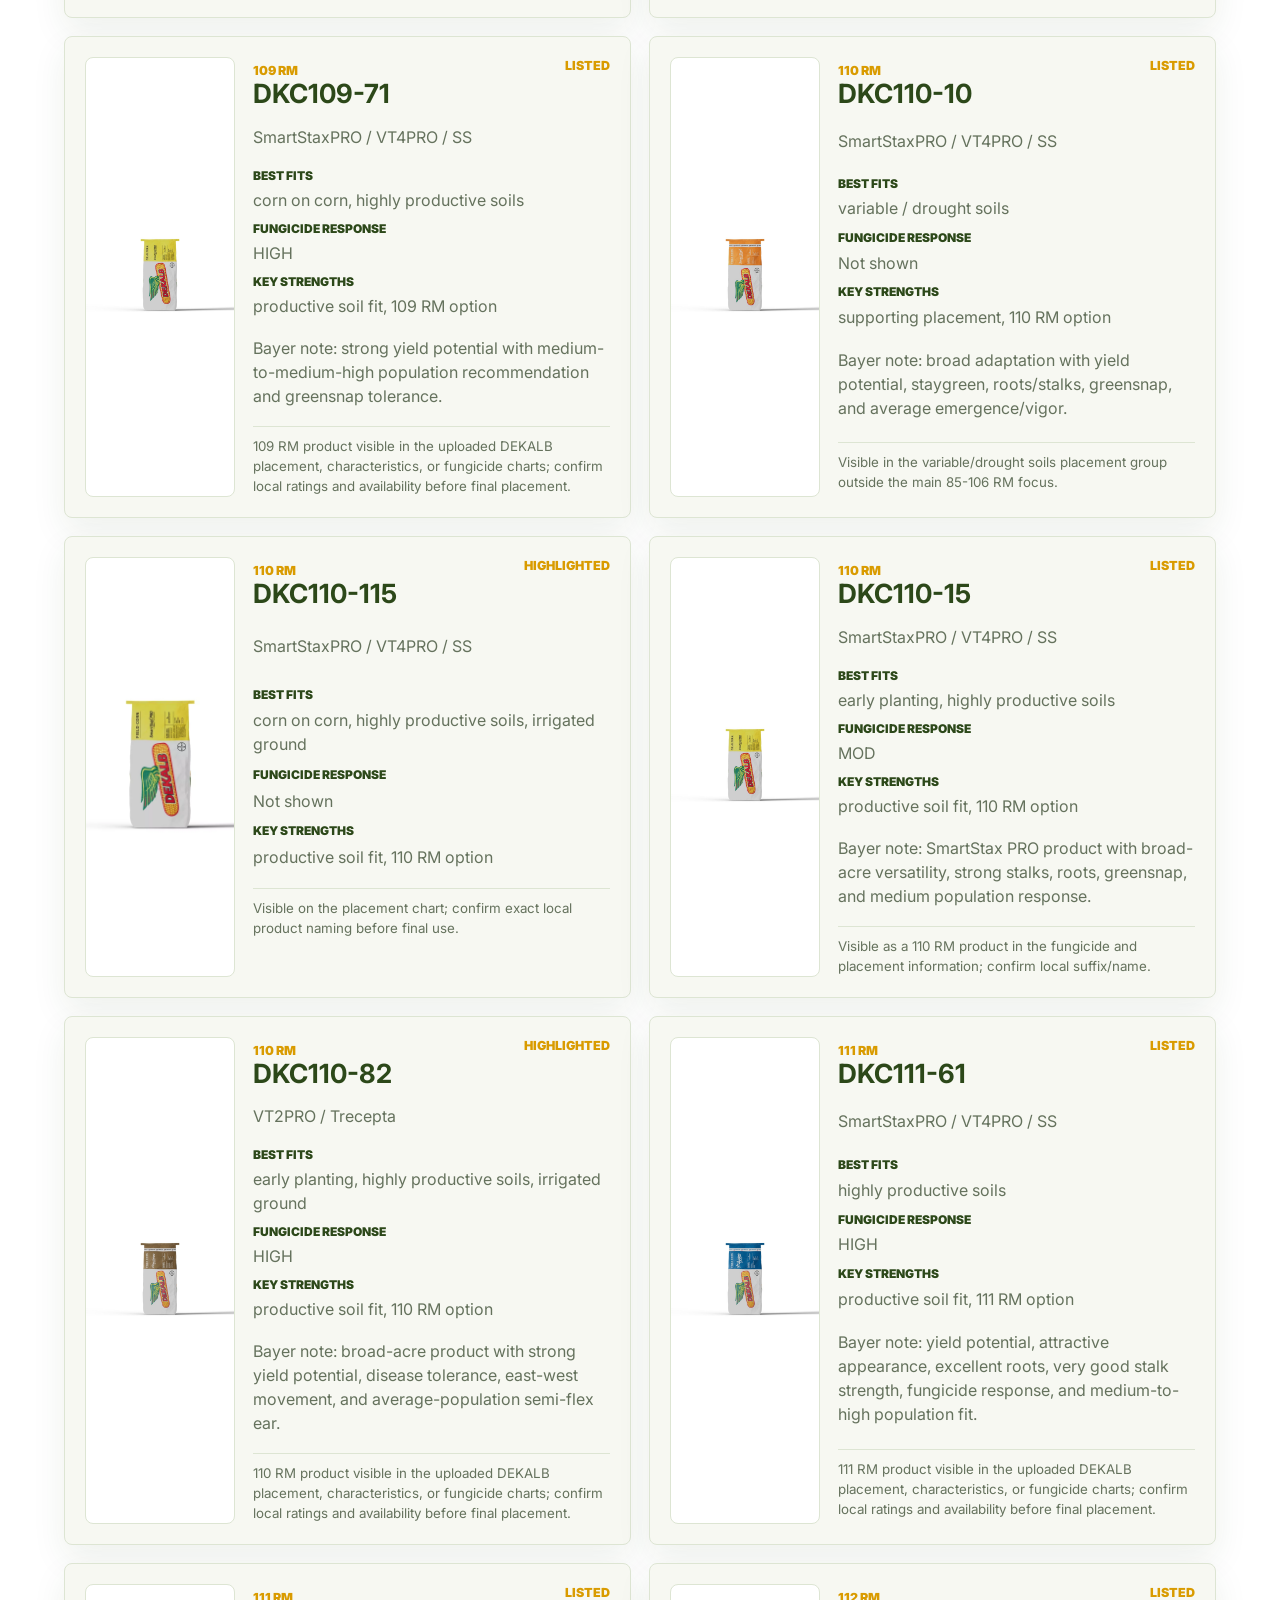
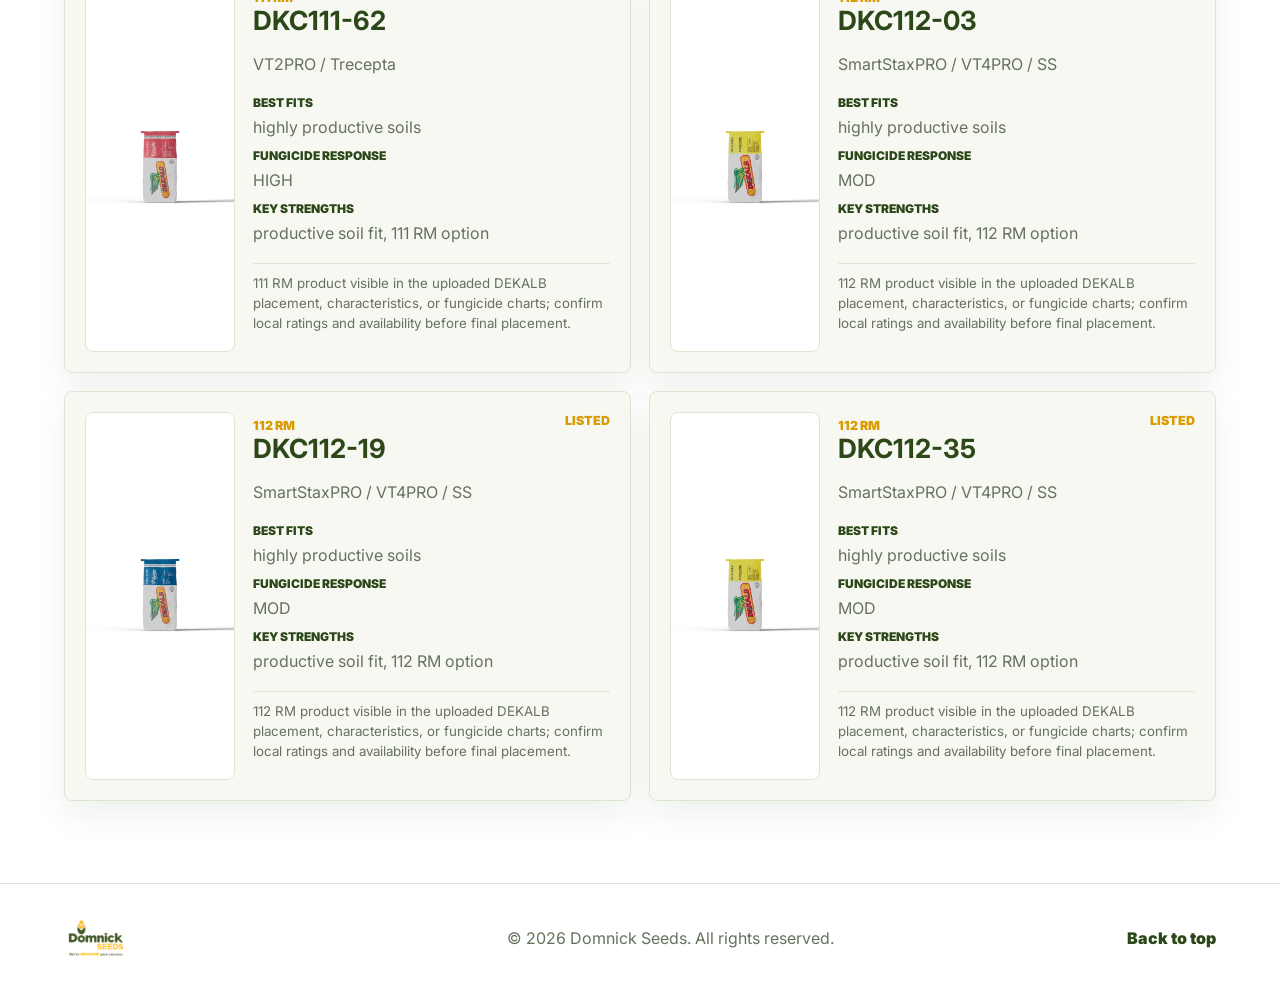
<file: seed-profile-book.html>
<!doctype html>
<html lang="en">
  <head>
    <meta charset="utf-8" />
    <meta name="viewport" content="width=device-width, initial-scale=1" />
    <title>Seed Profile Book | Domnick Seeds</title>
    <meta
      name="description"
      content="A printable Domnick Seeds DEKALB hybrid profile book with maturity, trait platform, placement fit, fungicide response, and key product notes."
    />
    <link rel="preconnect" href="https://fonts.googleapis.com" />
    <link rel="preconnect" href="https://fonts.gstatic.com" crossorigin />
    <link
      href="https://fonts.googleapis.com/css2?family=Inter:wght@400;500;600;700;800;900&display=swap"
      rel="stylesheet"
    />
    <link rel="icon" href="assets/domnick-seeds-logo.jpg" type="image/jpeg" />
    <link rel="apple-touch-icon" href="assets/domnick-seeds-logo.jpg" />
    <link rel="stylesheet" href="styles.css" />
  </head>
  <body>
    <header class="site-header">
      <a class="brand" href="index.html#home" aria-label="Domnick Seeds home">
        <img src="assets/domnick-seeds-logo.jpg" alt="Domnick Seeds" />
      </a>
      <nav class="nav-links" aria-label="Primary navigation">
        <a href="index.html#seed">Seed</a>
        <a href="products.html#services">Service</a>
        <a href="products.html">Catalog</a>
        <a href="seed-profile-book.html">Profile Book</a>
        <a href="index.html#contact">Contact Us</a>
        <a href="index.html#hybrid-catalog">Hybrid Catalog</a>
      </nav>
      <a class="header-cta" href="index.html#contact">Contact Us</a>
      <button class="menu-button" type="button" aria-label="Open navigation" aria-expanded="false">
        <span></span>
        <span></span>
        <span></span>
      </button>
    </header>

    <main>
      <section class="page-hero profile-book-hero">
        <div>
          <p class="eyebrow">Seed profile book</p>
          <h1>DEKALB hybrid notes in a field-ready format.</h1>
          <p>
            A profile page built from the same hybrid catalog data, organized for quick
            grower conversations, field placement review, and printed reference sheets.
          </p>
          <div class="hero-actions">
            <button class="button primary print-button" type="button">Print Profile Book</button>
            <a class="button secondary" href="index.html#hybrid-catalog">Browse Catalog</a>
          </div>
        </div>
      </section>

      <section class="section profile-book-section">
        <div class="section-heading compact">
          <p class="eyebrow">Hybrid profiles</p>
          <h2>Same catalog. More detail per hybrid.</h2>
          <p>
            Each profile includes maturity, trait platform, placement fits, fungicide
            response, key strengths, and watch notes from the uploaded placement,
            characteristics, and fungicide response information.
          </p>
        </div>

        <div class="profile-book-toolbar">
          <span id="seedProfileBookCount">Loading profiles</span>
          <button class="button secondary print-button" type="button">Print</button>
        </div>

        <div class="seed-profile-grid" id="seedProfileBook"></div>
      </section>
    </main>

    <footer class="site-footer">
      <img src="assets/domnick-seeds-logo.jpg" alt="Domnick Seeds" />
      <span>&copy; <span id="year"></span> Domnick Seeds. All rights reserved.</span>
      <a href="index.html#home">Back to top</a>
    </footer>

    <script src="script.js"></script>
    <script src="hybrid-picker.js"></script>
  </body>
</html>
</file>
<file: styles.css>
:root {
  --ink: #2c4819;
  --text: #33412d;
  --muted: #65725d;
  --field: #f7f8f2;
  --surface: #ffffff;
  --line: #dde5d3;
  --leaf: #38591f;
  --leaf-dark: #2c4819;
  --gold: #ffc529;
  --gold-dark: #d99b00;
  --sky: #e9f1f4;
  --shadow: 0 22px 60px rgba(44, 72, 25, 0.16);
}

* {
  box-sizing: border-box;
}

html {
  scroll-behavior: smooth;
}

body {
  margin: 0;
  color: var(--text);
  background: var(--field);
  font-family: Inter, system-ui, -apple-system, BlinkMacSystemFont, "Segoe UI", sans-serif;
  line-height: 1.5;
}

a {
  color: inherit;
  text-decoration: none;
}

.site-header {
  position: sticky;
  top: 0;
  z-index: 20;
  display: grid;
  grid-template-columns: auto 1fr auto;
  align-items: center;
  gap: 28px;
  min-height: 76px;
  padding: 0 5vw;
  background: rgba(255, 255, 255, 0.94);
  border-bottom: 1px solid rgba(221, 229, 211, 0.9);
  backdrop-filter: blur(18px);
}

.brand,
.nav-links,
.hero-actions,
.site-footer {
  display: flex;
  align-items: center;
}

.brand {
  width: 182px;
  height: 56px;
}

.brand img {
  width: 100%;
  height: 100%;
  object-fit: contain;
  object-position: left center;
  mix-blend-mode: multiply;
}

.nav-links {
  justify-content: center;
  gap: 26px;
  color: var(--muted);
  font-size: 0.94rem;
  font-weight: 800;
}

.nav-links a:hover {
  color: var(--leaf-dark);
}

.header-cta,
.button {
  display: inline-flex;
  align-items: center;
  justify-content: center;
  min-height: 46px;
  border-radius: 8px;
  font-weight: 900;
}

.header-cta {
  padding: 0 18px;
  color: var(--surface);
  background: var(--leaf);
}

.menu-button {
  display: none;
  width: 42px;
  height: 42px;
  padding: 9px;
  border: 1px solid var(--line);
  border-radius: 8px;
  background: var(--surface);
}

.menu-button span {
  display: block;
  height: 2px;
  margin: 5px 0;
  background: var(--ink);
}

.hero {
  display: grid;
  grid-template-columns: minmax(320px, 0.9fr) minmax(380px, 1.1fr);
  align-items: stretch;
  gap: 42px;
  padding: 54px 5vw 40px;
}

.page-hero {
  display: grid;
  min-height: 560px;
  align-items: end;
  padding: 120px 5vw 56px;
  color: var(--surface);
  background:
    linear-gradient(90deg, rgba(44, 72, 25, 0.88), rgba(44, 72, 25, 0.34)),
    url("assets/corn-harvest-equipment.jpg");
  background-position: center;
  background-size: cover;
}

.page-hero > div {
  max-width: 830px;
}

.page-hero h1 {
  max-width: 12ch;
  color: var(--surface);
  font-size: clamp(4rem, 8vw, 7.4rem);
}

.page-hero p:not(.eyebrow) {
  max-width: 660px;
  color: rgba(255, 255, 255, 0.88);
  font-size: clamp(1.08rem, 1.6vw, 1.28rem);
}

.page-hero .button.secondary {
  color: var(--surface);
  background: rgba(255, 255, 255, 0.14);
  border-color: rgba(255, 255, 255, 0.42);
}

.profile-book-hero {
  background:
    linear-gradient(90deg, rgba(44, 72, 25, 0.9), rgba(44, 72, 25, 0.34)),
    url("assets/corn-field-check.jpg");
  background-position: center;
  background-size: cover;
}

.dekalb-local-hero {
  background:
    linear-gradient(90deg, rgba(44, 72, 25, 0.92), rgba(44, 72, 25, 0.26)),
    url("assets/corn-field-check.jpg");
  background-position: center;
  background-size: cover;
}

.dekalb-local-hero h1 {
  max-width: 14ch;
}

.about-hero {
  background:
    linear-gradient(90deg, rgba(44, 72, 25, 0.9), rgba(44, 72, 25, 0.26)),
    url("assets/about-hero-sunset-plot.jpg");
  background-position: center;
  background-size: cover;
}

.hero-copy {
  display: flex;
  flex-direction: column;
  justify-content: center;
  min-height: calc(100vh - 170px);
  max-width: 740px;
}

.eyebrow {
  margin: 0 0 12px;
  color: var(--gold-dark);
  font-size: 0.78rem;
  font-weight: 900;
  letter-spacing: 0;
  text-transform: uppercase;
}

h1,
h2,
h3,
p {
  margin-top: 0;
}

h1 {
  max-width: 11ch;
  margin-bottom: 24px;
  color: var(--ink);
  font-size: clamp(4.4rem, 9vw, 8.2rem);
  line-height: 0.88;
  letter-spacing: 0;
}

.hero-copy h1 {
  max-width: 12.5ch;
  font-size: clamp(3.6rem, 7vw, 6.9rem);
}

h2 {
  margin-bottom: 18px;
  color: var(--ink);
  font-size: clamp(2.3rem, 5vw, 4.7rem);
  line-height: 0.98;
  letter-spacing: 0;
}

h3 {
  margin-bottom: 10px;
  color: var(--ink);
  font-size: 1.2rem;
  line-height: 1.2;
}

.hero-copy p:not(.eyebrow),
.section-heading p,
.service-list p,
.contact-card span {
  color: var(--muted);
  font-size: 1.05rem;
}

.hero-copy p:not(.eyebrow) {
  max-width: 640px;
  font-size: clamp(1.08rem, 1.6vw, 1.3rem);
}

.hero-actions {
  flex-wrap: wrap;
  gap: 14px;
  margin-top: 30px;
}

.button {
  min-height: 50px;
  padding: 0 22px;
  border: 1px solid transparent;
  transition:
    transform 180ms ease,
    box-shadow 180ms ease,
    background 180ms ease;
}

.button:hover,
.header-cta:hover {
  transform: translateY(-2px);
}

.button.primary {
  color: var(--surface);
  background: var(--leaf);
  box-shadow: 0 14px 34px rgba(44, 72, 25, 0.25);
}

.button.primary:hover {
  background: var(--leaf-dark);
}

.button.secondary {
  color: var(--leaf-dark);
  background: var(--surface);
  border-color: var(--line);
}

.button.light {
  color: var(--leaf-dark);
  background: var(--gold);
}

.text-link {
  color: var(--leaf-dark);
  font-weight: 900;
  text-decoration: underline;
  text-decoration-color: var(--gold);
  text-decoration-thickness: 3px;
  text-underline-offset: 4px;
}

.hero-panel {
  position: relative;
  display: flex;
  align-items: flex-end;
  min-height: calc(100vh - 170px);
  overflow: hidden;
  padding: 28px;
  background: var(--leaf-dark);
  border: 1px solid var(--line);
  border-radius: 8px;
  box-shadow: var(--shadow);
}

.hero-panel::after {
  position: absolute;
  inset: 0;
  background: linear-gradient(180deg, rgba(44, 72, 25, 0.04), rgba(44, 72, 25, 0.62));
  content: "";
}

.hero-panel > img {
  position: absolute;
  inset: 0;
  width: 100%;
  height: 100%;
  object-fit: cover;
}

.season-card {
  position: relative;
  z-index: 1;
  max-width: 380px;
  padding: 24px;
  color: var(--surface);
  background: rgba(44, 72, 25, 0.78);
  border: 1px solid rgba(255, 197, 41, 0.34);
  border-radius: 8px;
  backdrop-filter: blur(8px);
}

.season-card span,
.product-card span,
.service-list span {
  display: block;
  color: var(--gold);
  font-size: 0.8rem;
  font-weight: 900;
  text-transform: uppercase;
}

.season-card strong {
  display: block;
  margin: 6px 0 8px;
  font-size: 1.55rem;
}

.season-card p {
  margin-bottom: 0;
  color: rgba(255, 255, 255, 0.84);
}

.trust-strip {
  display: grid;
  grid-template-columns: repeat(3, 1fr);
  gap: 1px;
  margin: 0 5vw 48px;
  overflow: hidden;
  background: var(--line);
  border: 1px solid var(--line);
  border-radius: 8px;
}

.trust-strip div {
  min-height: 122px;
  padding: 24px;
  background: var(--surface);
}

.trust-strip strong,
.trust-strip span {
  display: block;
}

.trust-strip strong {
  margin-bottom: 8px;
  color: var(--leaf-dark);
  font-size: 1.1rem;
}

.trust-strip span {
  color: var(--muted);
}

.section {
  padding: 82px 5vw;
}

.split {
  display: grid;
  grid-template-columns: minmax(280px, 0.72fr) minmax(360px, 1.28fr);
  gap: 42px;
  align-items: start;
}

.section-heading {
  max-width: 780px;
}

.section-heading.compact {
  max-width: 720px;
}

.product-grid {
  display: grid;
  grid-template-columns: repeat(2, minmax(0, 1fr));
  gap: 16px;
}

.product-feature {
  background: var(--field);
}

.offering-grid {
  display: grid;
  grid-template-columns: repeat(2, minmax(0, 1fr));
  gap: 18px;
  margin-top: 34px;
}

.offering-grid article {
  overflow: hidden;
  background: var(--surface);
  border: 1px solid var(--line);
  border-radius: 8px;
  box-shadow: 0 14px 34px rgba(44, 72, 25, 0.08);
}

.offering-grid img {
  width: 100%;
  height: 260px;
  object-fit: cover;
}

.offering-grid div {
  padding: 24px;
}

.offering-grid span,
.services-grid span {
  display: block;
  margin-bottom: 10px;
  color: var(--gold);
  font-size: 0.8rem;
  font-weight: 900;
  text-transform: uppercase;
}

.offering-grid p,
.services-grid p {
  margin-bottom: 0;
  color: var(--muted);
}

.product-card {
  position: relative;
  display: flex;
  flex-direction: column;
  justify-content: flex-end;
  min-height: 250px;
  padding: 24px;
  overflow: hidden;
  color: var(--surface);
  background: var(--ink);
  border: 1px solid var(--line);
  border-radius: 8px;
}

.product-card::after {
  position: absolute;
  inset: 0;
  background: linear-gradient(180deg, rgba(44, 72, 25, 0.05), rgba(44, 72, 25, 0.84));
  content: "";
}

.product-card img {
  position: absolute;
  inset: 0;
  width: 100%;
  height: 100%;
  object-fit: cover;
  transition: transform 260ms ease;
}

.product-card:hover img {
  transform: scale(1.04);
}

.product-card span,
.product-card h3 {
  position: relative;
  z-index: 1;
}

.product-card h3 {
  max-width: 360px;
  margin-bottom: 0;
  color: var(--surface);
}

.product-card.corn {
  background: var(--ink);
}

.product-card.soybean {
  background: var(--ink);
}

.product-card.forage {
  background: var(--ink);
}

.product-card.cover {
  background: var(--ink);
}

.services {
  background: var(--surface);
}

.service-list {
  display: grid;
  gap: 1px;
  margin-top: 32px;
  overflow: hidden;
  background: var(--line);
  border: 1px solid var(--line);
  border-radius: 8px;
}

.service-list article {
  display: grid;
  grid-template-columns: 180px 70px 1fr;
  gap: 22px;
  align-items: center;
  min-height: 134px;
  padding: 26px;
  background: var(--surface);
  transition:
    transform 180ms ease,
    box-shadow 180ms ease,
    border-color 180ms ease;
}

.service-list article:hover {
  position: relative;
  z-index: 1;
  transform: translateY(-2px);
  box-shadow: 0 18px 44px rgba(255, 197, 41, 0.22), 0 14px 34px rgba(44, 72, 25, 0.12);
}

.service-list img {
  width: 100%;
  height: 126px;
  object-fit: cover;
  border-radius: 8px;
}

.service-list p {
  margin-bottom: 0;
}

.advice {
  background: var(--field);
}

.advice-grid {
  display: grid;
  grid-template-columns: repeat(3, minmax(0, 1fr));
  gap: 16px;
  margin-top: 34px;
}

.advice-grid article {
  display: flex;
  flex-direction: column;
  min-height: 265px;
  padding: 24px;
  background: var(--surface);
  border: 1px solid var(--line);
  border-radius: 8px;
  box-shadow: 0 14px 34px rgba(44, 72, 25, 0.08);
  transition:
    transform 180ms ease,
    box-shadow 180ms ease,
    border-color 180ms ease;
}

.advice-grid article:hover {
  transform: translateY(-3px);
  border-color: rgba(255, 197, 41, 0.72);
  box-shadow: 0 0 0 3px rgba(255, 197, 41, 0.18), 0 22px 48px rgba(44, 72, 25, 0.14);
}

.advice-grid span {
  display: block;
  margin-bottom: 24px;
  color: var(--gold-dark);
  font-size: 0.78rem;
  font-weight: 900;
  text-transform: uppercase;
}

.advice-logo {
  display: flex;
  align-items: center;
  justify-content: center;
  height: 84px;
  margin-bottom: 18px;
  padding: 14px;
  background: #fff;
  border: 1px solid var(--line);
  border-radius: 8px;
}

.advice-logo img {
  width: 100%;
  max-width: 180px;
  max-height: 56px;
  object-fit: contain;
}

.advice-grid p {
  margin-bottom: 18px;
  color: var(--muted);
}

.advice-grid a {
  display: inline-flex;
  align-items: center;
  justify-content: center;
  margin-top: auto;
  min-height: 44px;
  padding: 0 16px;
  color: var(--leaf-dark);
  background: var(--gold);
  border-radius: 8px;
  font-weight: 900;
}

.advice-grid a:hover {
  background: #ffd65c;
}

.advice-grid p a.inline-card-link {
  display: inline;
  min-height: 0;
  margin: 0;
  padding: 0;
  color: var(--leaf-dark);
  background: transparent;
  border-radius: 0;
  font-weight: 900;
  text-decoration: underline;
  text-decoration-color: var(--gold);
  text-decoration-thickness: 3px;
  text-underline-offset: 4px;
}

.advice-grid p a.inline-card-link:hover {
  color: var(--ink);
  background: transparent;
}

.seo-copy-grid {
  display: grid;
  grid-template-columns: minmax(280px, 0.95fr) minmax(320px, 1.05fr);
  gap: 18px;
  background: var(--surface);
}

.seo-card {
  padding: 30px;
  background: var(--field);
  border: 1px solid var(--line);
  border-radius: 8px;
}

.seo-card h2 {
  max-width: 680px;
  font-size: clamp(2.2rem, 4.6vw, 4.2rem);
}

.seo-card p {
  color: var(--muted);
  font-size: 1.05rem;
}

.check-list {
  display: grid;
  gap: 12px;
  margin: 0 0 26px;
  padding-left: 20px;
  color: var(--muted);
}

.check-list li::marker {
  color: var(--gold-dark);
}

.local-disclaimer {
  padding-top: 36px;
  padding-bottom: 36px;
}

.local-disclaimer p {
  max-width: 960px;
  margin: 0;
  color: var(--muted);
  font-size: 0.92rem;
}

.family-owned {
  display: grid;
  grid-template-columns: minmax(280px, 0.8fr) minmax(360px, 1.2fr);
  gap: 42px;
  align-items: center;
  background: var(--surface);
}

.family-copy {
  max-width: 720px;
}

.family-copy p:not(.eyebrow) {
  color: var(--muted);
  font-size: 1.12rem;
  line-height: 1.7;
}

.family-owned figure {
  position: relative;
  min-height: 430px;
  margin: 0;
  overflow: hidden;
  background: var(--leaf-dark);
  border: 1px solid var(--line);
  border-radius: 8px;
  box-shadow: var(--shadow);
}

.family-owned figure::after {
  position: absolute;
  inset: 0;
  background: linear-gradient(180deg, rgba(44, 72, 25, 0.04), rgba(44, 72, 25, 0.64));
  content: "";
}

.family-owned img {
  width: 100%;
  height: 100%;
  min-height: 430px;
  object-fit: cover;
}

.family-owned figcaption {
  position: absolute;
  right: 22px;
  bottom: 20px;
  left: 22px;
  z-index: 1;
  color: var(--surface);
  font-weight: 900;
}

.about-story {
  display: grid;
  grid-template-columns: minmax(280px, 0.7fr) minmax(360px, 1fr);
  gap: 42px;
  align-items: start;
  background: var(--surface);
}

.about-story-copy {
  display: grid;
  gap: 18px;
}

.about-story-copy p {
  margin-bottom: 0;
  color: var(--muted);
  font-size: 1.12rem;
  line-height: 1.7;
}

.about-stat-row {
  grid-column: 1 / -1;
  display: grid;
  grid-template-columns: repeat(3, minmax(0, 1fr));
  gap: 1px;
  overflow: hidden;
  background: var(--line);
  border: 1px solid var(--line);
  border-radius: 8px;
}

.about-stat-row div {
  min-height: 145px;
  padding: 24px;
  background: var(--field);
}

.about-stat-row strong,
.about-stat-row span {
  display: block;
}

.about-stat-row strong {
  margin-bottom: 8px;
  color: var(--leaf-dark);
  font-size: clamp(1.65rem, 3vw, 2.6rem);
  line-height: 1;
}

.about-stat-row span {
  color: var(--muted);
  font-weight: 800;
}

.team-section {
  background: var(--field);
}

.team-grid {
  display: grid;
  grid-template-columns: repeat(2, minmax(0, 1fr));
  gap: 18px;
  margin-top: 36px;
}

.team-card {
  display: grid;
  grid-template-columns: 150px minmax(0, 1fr);
  gap: 20px;
  min-height: 100%;
  padding: 26px;
  background: var(--surface);
  border: 1px solid var(--line);
  border-radius: 8px;
  box-shadow: 0 14px 34px rgba(44, 72, 25, 0.08);
}

.team-photo {
  width: 150px;
  height: 190px;
  object-fit: cover;
  object-position: center;
  background: var(--field);
  border: 1px solid var(--line);
  border-radius: 8px;
}

.team-photo-left {
  object-position: left center;
}

.team-photo-top {
  object-position: center top;
}

.team-card span {
  display: block;
  margin-bottom: 8px;
  color: var(--gold-dark);
  font-size: 0.78rem;
  font-weight: 900;
  text-transform: uppercase;
}

.team-card h3 {
  margin-bottom: 12px;
  font-size: 1.45rem;
}

.team-card p {
  margin-bottom: 0;
  color: var(--muted);
}

.team-links {
  display: flex;
  flex-wrap: wrap;
  gap: 8px;
  margin-bottom: 16px;
}

.team-links a {
  padding: 8px 10px;
  color: var(--leaf-dark);
  background: var(--field);
  border: 1px solid var(--line);
  border-radius: 8px;
  font-size: 0.85rem;
  font-weight: 900;
}

.profile-book-section {
  background: var(--surface);
}

.profile-book-toolbar {
  display: flex;
  align-items: center;
  justify-content: space-between;
  gap: 16px;
  margin: 34px 0 18px;
  padding: 16px 18px;
  color: var(--muted);
  font-weight: 800;
  background: var(--field);
  border: 1px solid var(--line);
  border-radius: 8px;
}

.seed-profile-grid {
  display: grid;
  grid-template-columns: repeat(2, minmax(0, 1fr));
  gap: 18px;
}

.seed-profile-card {
  display: grid;
  grid-template-columns: 150px minmax(0, 1fr);
  gap: 18px;
  min-height: 100%;
  padding: 20px;
  background: var(--field);
  border: 1px solid var(--line);
  border-radius: 8px;
  box-shadow: 0 14px 34px rgba(44, 72, 25, 0.08);
}

.seed-profile-image {
  grid-row: span 5;
  display: grid;
  place-items: center;
  min-height: 190px;
  overflow: hidden;
  background: var(--surface);
  border: 1px solid var(--line);
  border-radius: 8px;
}

.seed-profile-image img {
  width: 100%;
  height: 175px;
  object-fit: contain;
  padding: 0;
  transform: scale(1.16);
}

.seed-profile-header {
  display: flex;
  align-items: flex-start;
  justify-content: space-between;
  gap: 12px;
}

.seed-profile-header span,
.seed-profile-header strong {
  color: var(--gold-dark);
  font-size: 0.78rem;
  font-weight: 900;
  text-transform: uppercase;
}

.seed-profile-header h2 {
  margin-bottom: 0;
  font-size: 1.65rem;
}

.seed-profile-platform,
.seed-profile-card p,
.seed-profile-card dd,
.seed-profile-card small {
  color: var(--muted);
}

.seed-profile-platform,
.seed-profile-card p {
  margin-bottom: 0;
}

.seed-profile-facts {
  display: grid;
  gap: 8px;
  margin: 0;
}

.seed-profile-facts div {
  display: grid;
  gap: 3px;
}

.seed-profile-facts dt {
  color: var(--ink);
  font-size: 0.75rem;
  font-weight: 900;
  text-transform: uppercase;
}

.seed-profile-facts dd {
  margin: 0;
}

.seed-profile-card small {
  display: block;
  padding-top: 10px;
  border-top: 1px solid var(--line);
}

.dekalb-guide-toolbar {
  display: grid;
  grid-template-columns: minmax(220px, 1.4fr) minmax(160px, 0.8fr) minmax(180px, 0.9fr) auto auto;
  gap: 14px;
  align-items: end;
  margin: 34px 0 20px;
  padding: 18px;
  background: var(--field);
  border: 1px solid var(--line);
  border-radius: 8px;
}

.dekalb-guide-toolbar label {
  display: grid;
  gap: 7px;
  color: var(--ink);
  font-size: 0.78rem;
  font-weight: 900;
  text-transform: uppercase;
}

.dekalb-guide-toolbar input,
.dekalb-guide-toolbar select {
  min-height: 48px;
  width: 100%;
  padding: 0 12px;
  color: var(--text);
  font: inherit;
  font-weight: 700;
  text-transform: none;
  background: var(--surface);
  border: 1px solid var(--line);
  border-radius: 8px;
}

.dekalb-guide-summary {
  display: grid;
  gap: 10px;
  margin-bottom: 22px;
  color: var(--muted);
}

.dekalb-guide-summary span {
  color: var(--ink);
  font-weight: 900;
}

.dekalb-guide-summary p {
  max-width: 980px;
  margin-bottom: 0;
  font-size: 0.92rem;
}

.dekalb-guide-grid {
  display: grid;
  grid-template-columns: repeat(3, minmax(0, 1fr));
  gap: 18px;
}

.dekalb-card {
  display: flex;
  flex-direction: column;
  min-height: 100%;
  overflow: hidden;
  background: var(--surface);
  border: 1px solid var(--line);
  border-radius: 8px;
  box-shadow: 0 14px 34px rgba(44, 72, 25, 0.08);
  transition:
    transform 180ms ease,
    box-shadow 180ms ease,
    border-color 180ms ease;
}

.dekalb-card:hover {
  transform: translateY(-3px);
  border-color: rgba(255, 197, 41, 0.72);
  box-shadow: 0 0 0 3px rgba(255, 197, 41, 0.18), 0 22px 48px rgba(44, 72, 25, 0.14);
}

.dekalb-card-image {
  display: grid;
  place-items: center;
  min-height: 220px;
  padding: 16px;
  background: linear-gradient(180deg, #ffffff, #f5f7ef);
  border-bottom: 1px solid var(--line);
}

.dekalb-card-image img {
  width: min(210px, 100%);
  height: 210px;
  object-fit: contain;
  transform: scale(1.1);
  transition: transform 180ms ease;
}

.dekalb-card:hover .dekalb-card-image img {
  transform: scale(1.14);
}

.dekalb-card-body {
  display: flex;
  flex: 1;
  flex-direction: column;
  gap: 16px;
  padding: 20px;
}

.dekalb-card-topline,
.dekalb-card-title,
.dekalb-card-actions {
  display: flex;
  align-items: center;
  justify-content: space-between;
  gap: 12px;
}

.dekalb-card-topline span,
.dekalb-card-topline strong {
  color: var(--gold-dark);
  font-size: 0.78rem;
  font-weight: 900;
  text-transform: uppercase;
}

.dekalb-card-topline strong {
  padding: 5px 9px;
  color: var(--leaf-dark);
  background: var(--gold);
  border-radius: 999px;
}

.dekalb-card-title {
  align-items: flex-start;
}

.dekalb-card-title h2 {
  margin-bottom: 0;
  font-size: 1.55rem;
  line-height: 1;
}

.dekalb-rm {
  display: grid;
  justify-items: center;
  min-width: 62px;
  padding: 8px;
  color: var(--leaf-dark);
  background: var(--field);
  border: 1px solid var(--line);
  border-radius: 8px;
}

.dekalb-rm span {
  font-size: 2rem;
  font-weight: 900;
  line-height: 0.95;
}

.dekalb-rm small {
  color: var(--muted);
  font-size: 0.72rem;
  font-weight: 900;
}

.dekalb-card ul {
  display: grid;
  gap: 8px;
  margin: 0;
  padding-left: 18px;
  color: var(--muted);
}

.dekalb-card li strong {
  color: var(--ink);
  font-weight: 900;
}

.dekalb-card-actions {
  margin-top: auto;
  padding-top: 14px;
  border-top: 1px solid var(--line);
}

.dekalb-card-actions a {
  display: inline-flex;
  align-items: center;
  justify-content: center;
  min-height: 40px;
  padding: 0 14px;
  color: var(--leaf-dark);
  font-weight: 900;
  background: var(--gold);
  border-radius: 8px;
}

.dekalb-card-actions a:hover {
  background: #ffd65c;
}

.dekalb-card-actions small {
  color: var(--muted);
  font-size: 0.78rem;
}

.services-grid {
  display: grid;
  grid-template-columns: repeat(4, minmax(0, 1fr));
  gap: 1px;
  margin-top: 34px;
  overflow: hidden;
  background: var(--line);
  border: 1px solid var(--line);
  border-radius: 8px;
}

.services-grid article {
  display: grid;
  gap: 14px;
  min-height: 250px;
  padding: 24px;
  background: var(--surface);
  transition:
    transform 180ms ease,
    box-shadow 180ms ease;
}

.services-grid article:hover {
  position: relative;
  z-index: 1;
  transform: translateY(-3px);
  box-shadow: 0 0 0 3px rgba(255, 197, 41, 0.18), 0 22px 48px rgba(44, 72, 25, 0.14);
}

.services-grid img {
  width: 100%;
  height: 145px;
  object-fit: cover;
  border-radius: 8px;
}

.services-grid img.service-logo {
  object-fit: contain;
  padding: 18px;
  background: #fff;
  border: 1px solid var(--line);
}

.season-band {
  display: flex;
  align-items: center;
  justify-content: space-between;
  gap: 32px;
  margin: 0 5vw;
  padding: 44px;
  color: var(--surface);
  background:
    linear-gradient(90deg, rgba(44, 72, 25, 0.96), rgba(44, 72, 25, 0.78)),
    url("assets/harvest-corn-ear.jpg");
  background-position: center;
  background-size: cover;
  border-radius: 8px;
}

.gallery {
  padding-top: 70px;
}

.gallery-grid {
  display: grid;
  grid-template-columns: 1.2fr 0.8fr;
  grid-auto-rows: 260px;
  gap: 16px;
}

.gallery-grid figure {
  position: relative;
  min-height: 0;
  margin: 0;
  overflow: hidden;
  background: var(--ink);
  border: 1px solid var(--line);
  border-radius: 8px;
}

.gallery-grid figure::after {
  position: absolute;
  inset: 0;
  background: linear-gradient(180deg, rgba(44, 72, 25, 0.05), rgba(44, 72, 25, 0.68));
  content: "";
}

.gallery-grid .wide {
  grid-row: span 2;
}

.gallery-grid img {
  width: 100%;
  height: 100%;
  object-fit: cover;
}

.gallery-grid figcaption {
  position: absolute;
  right: 20px;
  bottom: 18px;
  left: 20px;
  z-index: 1;
  color: var(--surface);
  font-size: 1.05rem;
  font-weight: 900;
}

.season-band h2 {
  max-width: 780px;
  margin-bottom: 14px;
  color: var(--surface);
  font-size: clamp(2rem, 4vw, 3.7rem);
}

.season-band .eyebrow {
  color: var(--gold);
}

.season-band p:not(.eyebrow) {
  max-width: 720px;
  margin-bottom: 0;
  color: rgba(255, 255, 255, 0.86);
  font-size: 1.05rem;
}

.contact {
  display: grid;
  grid-template-columns: minmax(280px, 0.9fr) minmax(300px, 0.55fr);
  gap: 34px;
  align-items: start;
}

.contact-logo-panel {
  display: flex;
  align-items: center;
  justify-content: center;
  min-height: 180px;
  margin-top: 34px;
  padding: 28px;
  background: var(--surface);
  border: 1px solid var(--line);
  border-radius: 8px;
  box-shadow: 0 14px 34px rgba(44, 72, 25, 0.08);
}

.contact-logo-panel img {
  width: min(100%, 360px);
  max-height: 140px;
  object-fit: contain;
  mix-blend-mode: multiply;
}

.contact-box {
  display: grid;
  gap: 18px;
}

.contact-form {
  display: grid;
  grid-template-columns: repeat(2, minmax(0, 1fr));
  gap: 16px;
  padding: 28px;
  background: var(--surface);
  border: 1px solid var(--line);
  border-radius: 8px;
  box-shadow: var(--shadow);
}

.contact-form label {
  display: grid;
  gap: 8px;
  color: var(--ink);
  font-weight: 900;
}

.contact-form label:last-of-type,
.contact-form button {
  grid-column: 1 / -1;
}

.contact-form input,
.contact-form textarea {
  width: 100%;
  padding: 12px 13px;
  color: var(--text);
  font: inherit;
  background: var(--field);
  border: 1px solid var(--line);
  border-radius: 8px;
}

.contact-form textarea {
  resize: vertical;
}

.contact-card {
  display: grid;
  gap: 14px;
  padding: 28px;
  background: var(--surface);
  border: 1px solid var(--line);
  border-radius: 8px;
  box-shadow: var(--shadow);
}

.contact-card a {
  color: var(--leaf-dark);
  font-size: 1.08rem;
  font-weight: 900;
}

.site-footer {
  justify-content: space-between;
  gap: 20px;
  padding: 30px 5vw;
  color: var(--muted);
  background: var(--surface);
  border-top: 1px solid var(--line);
}

.site-footer img {
  width: 150px;
  height: 48px;
  object-fit: contain;
  object-position: left center;
  mix-blend-mode: multiply;
}

.site-footer a {
  color: var(--leaf-dark);
  font-weight: 900;
}

@media (max-width: 920px) {
  .site-header {
    grid-template-columns: auto auto;
    padding: 0 22px;
  }

  .brand {
    width: 158px;
    height: 50px;
  }

  .header-cta {
    display: none;
  }

  .menu-button {
    display: block;
  }

  .nav-links {
    position: absolute;
    top: 76px;
    right: 18px;
    display: none;
    width: min(250px, calc(100vw - 36px));
    justify-content: start;
    padding: 18px;
    background: var(--surface);
    border: 1px solid var(--line);
    border-radius: 8px;
    box-shadow: var(--shadow);
  }

  .nav-links.open {
    display: grid;
  }

  .hero,
  .split,
  .about-story,
  .family-owned,
  .contact,
  .seo-copy-grid {
    grid-template-columns: 1fr;
  }

  .page-hero {
    min-height: 520px;
    padding: 96px 22px 46px;
  }

  .hero {
    padding: 40px 22px;
  }

  .hero-copy,
  .hero-panel {
    min-height: auto;
  }

  .hero-panel {
    min-height: 440px;
  }

  .trust-strip {
    grid-template-columns: 1fr;
    margin: 0 22px 32px;
  }

  .about-stat-row {
    grid-template-columns: 1fr;
  }

  .section {
    padding: 64px 22px;
  }

  .advice-grid,
  .offering-grid,
  .services-grid,
  .team-grid,
  .dekalb-guide-grid,
  .seed-profile-grid {
    grid-template-columns: 1fr 1fr;
  }

  .dekalb-guide-toolbar {
    grid-template-columns: 1fr 1fr;
  }

  .season-band {
    align-items: flex-start;
    flex-direction: column;
    margin: 0 22px;
    padding: 32px 24px;
  }

  .gallery-grid {
    grid-template-columns: 1fr;
    grid-auto-rows: 240px;
  }

  .family-owned figure,
  .family-owned img {
    min-height: 340px;
  }

  .gallery-grid .wide {
    grid-row: span 1;
  }

  .site-footer {
    align-items: flex-start;
    flex-direction: column;
    padding: 28px 22px;
  }
}

@media (max-width: 600px) {
  h1 {
    font-size: clamp(3.35rem, 18vw, 5rem);
  }

  .product-grid {
    grid-template-columns: 1fr;
  }

  .advice-grid,
  .offering-grid,
  .services-grid,
  .team-grid,
  .dekalb-guide-grid,
  .dekalb-guide-toolbar,
  .seed-profile-grid,
  .seed-profile-card {
    grid-template-columns: 1fr;
  }

  .team-card {
    grid-template-columns: 1fr;
  }

  .team-photo {
    width: 100%;
    height: 260px;
  }

  .seed-profile-image {
    grid-row: auto;
  }

  .profile-book-toolbar {
    align-items: flex-start;
    flex-direction: column;
  }

  .dekalb-card-actions {
    align-items: flex-start;
    flex-direction: column;
  }

  .service-list article {
    grid-template-columns: 1fr;
  }

  .service-list img,
  .services-grid img {
    height: 180px;
  }

  .contact-form {
    grid-template-columns: 1fr;
  }

  .hero-actions,
  .button {
    width: 100%;
  }

  .family-owned figure,
  .family-owned img {
    min-height: 280px;
  }
}

@media print {
  .site-header,
  .page-hero,
  .profile-book-toolbar,
  .dekalb-guide-toolbar,
  .site-footer {
    display: none;
  }

  body {
    color: #111;
    background: #fff;
  }

  .section {
    padding: 0;
  }

  .profile-book-section .section-heading {
    max-width: none;
    margin-bottom: 18px;
  }

  .seed-profile-grid {
    grid-template-columns: 1fr;
    gap: 12px;
  }

  .dekalb-guide-grid {
    grid-template-columns: 1fr;
    gap: 12px;
  }

  .seed-profile-card,
  .dekalb-card {
    break-inside: avoid;
    box-shadow: none;
    background: #fff;
  }
}
</file>
